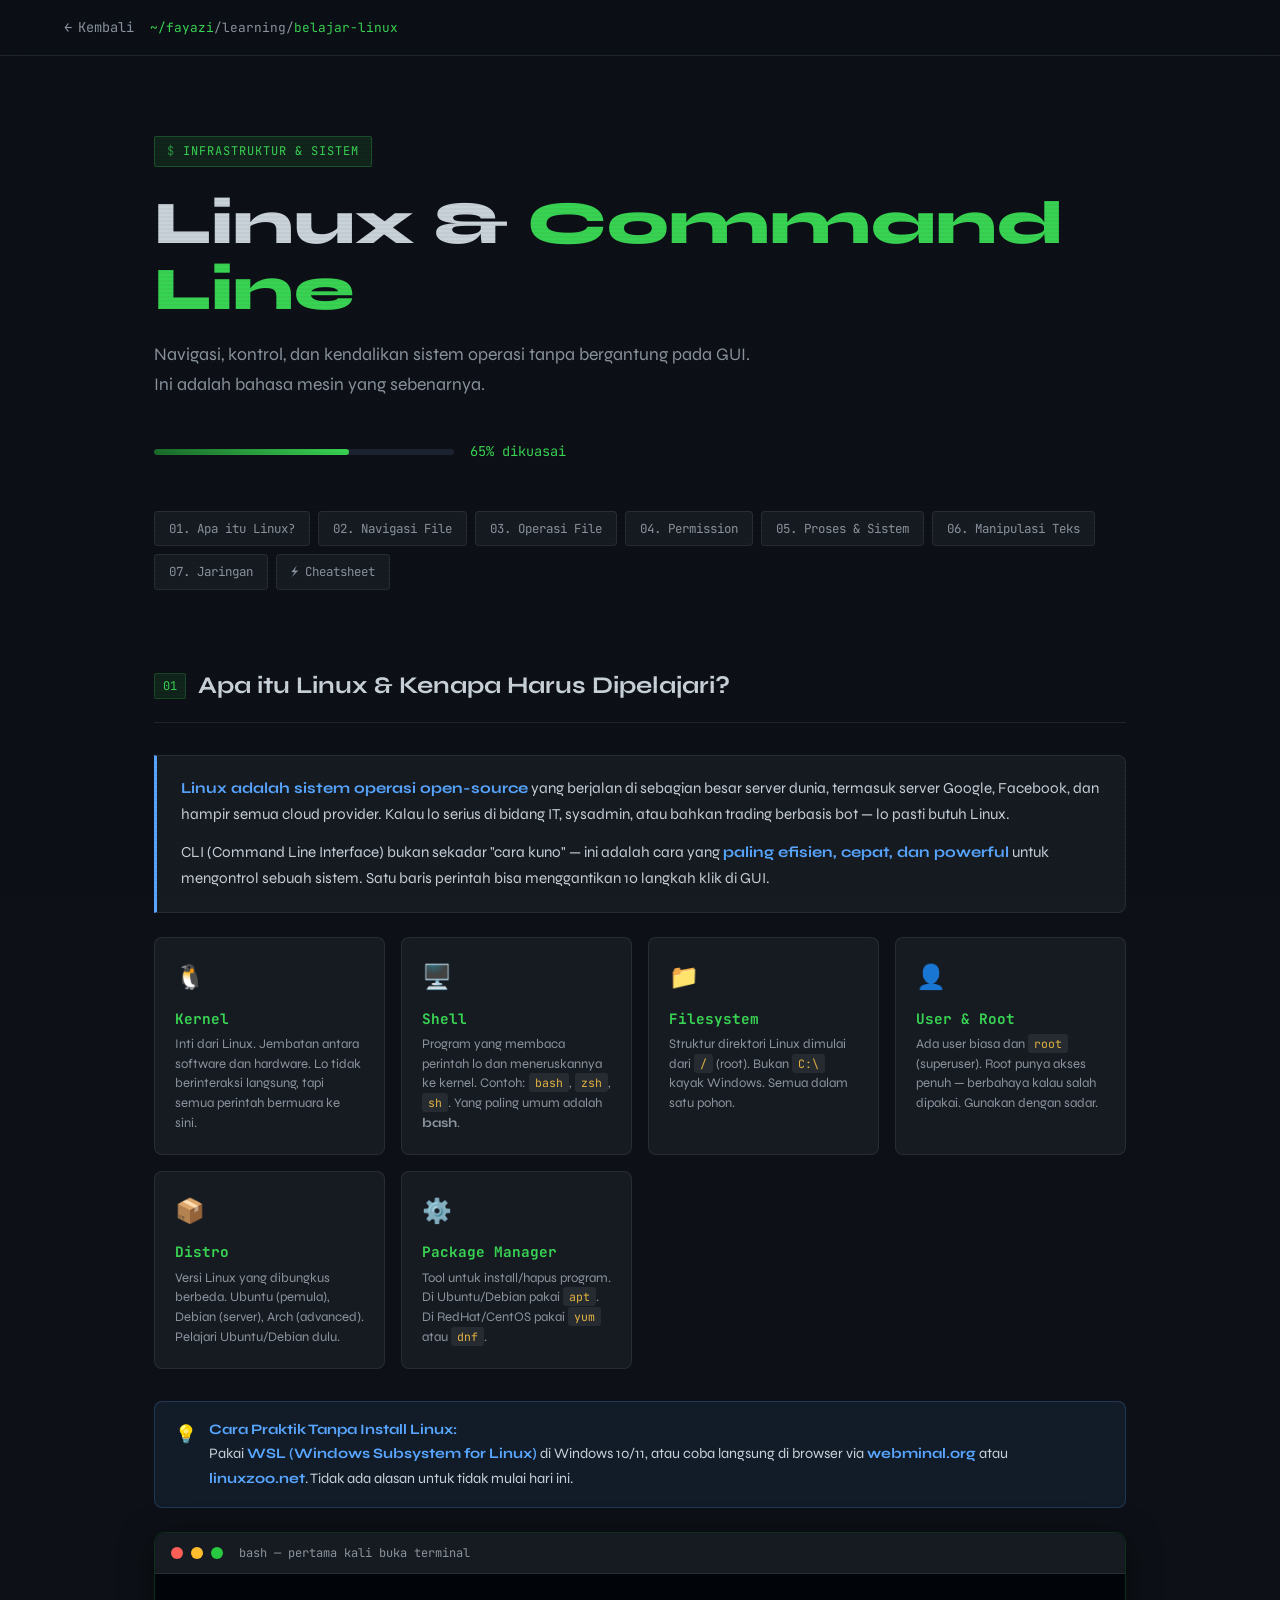
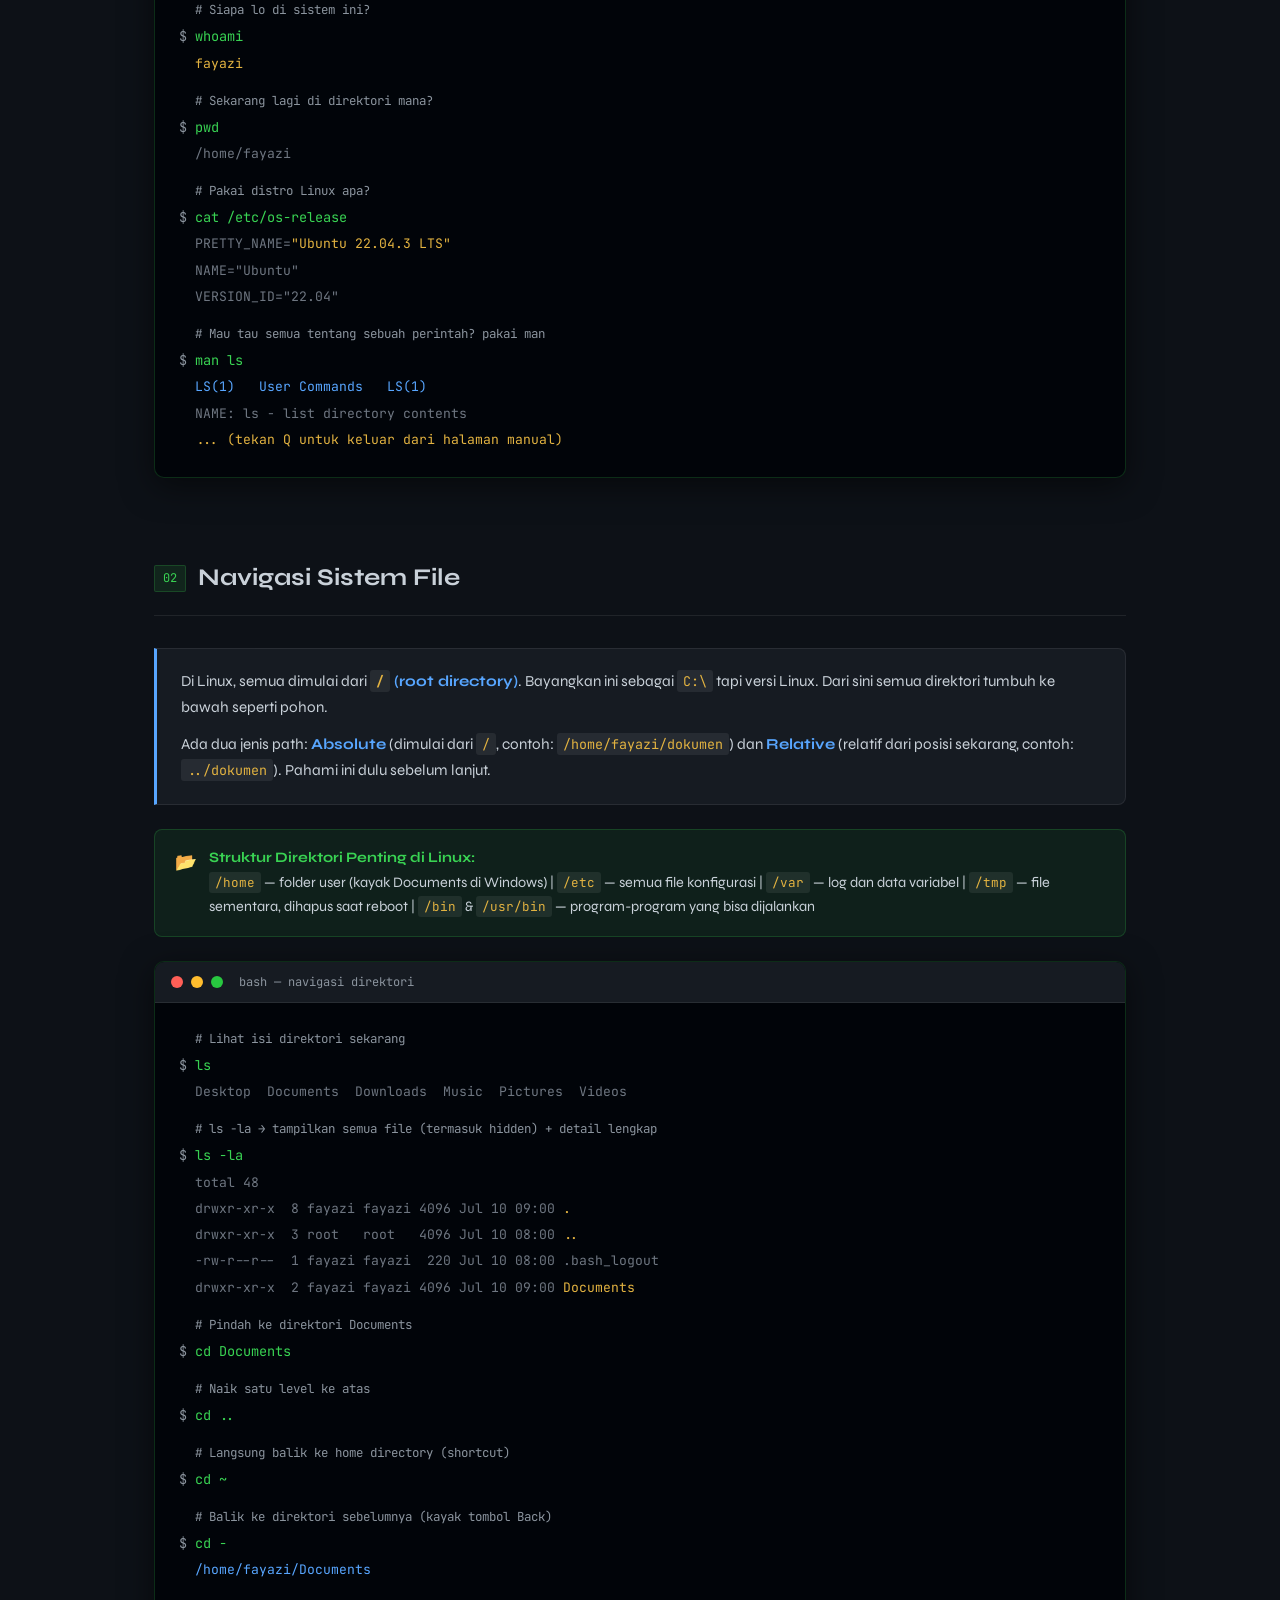
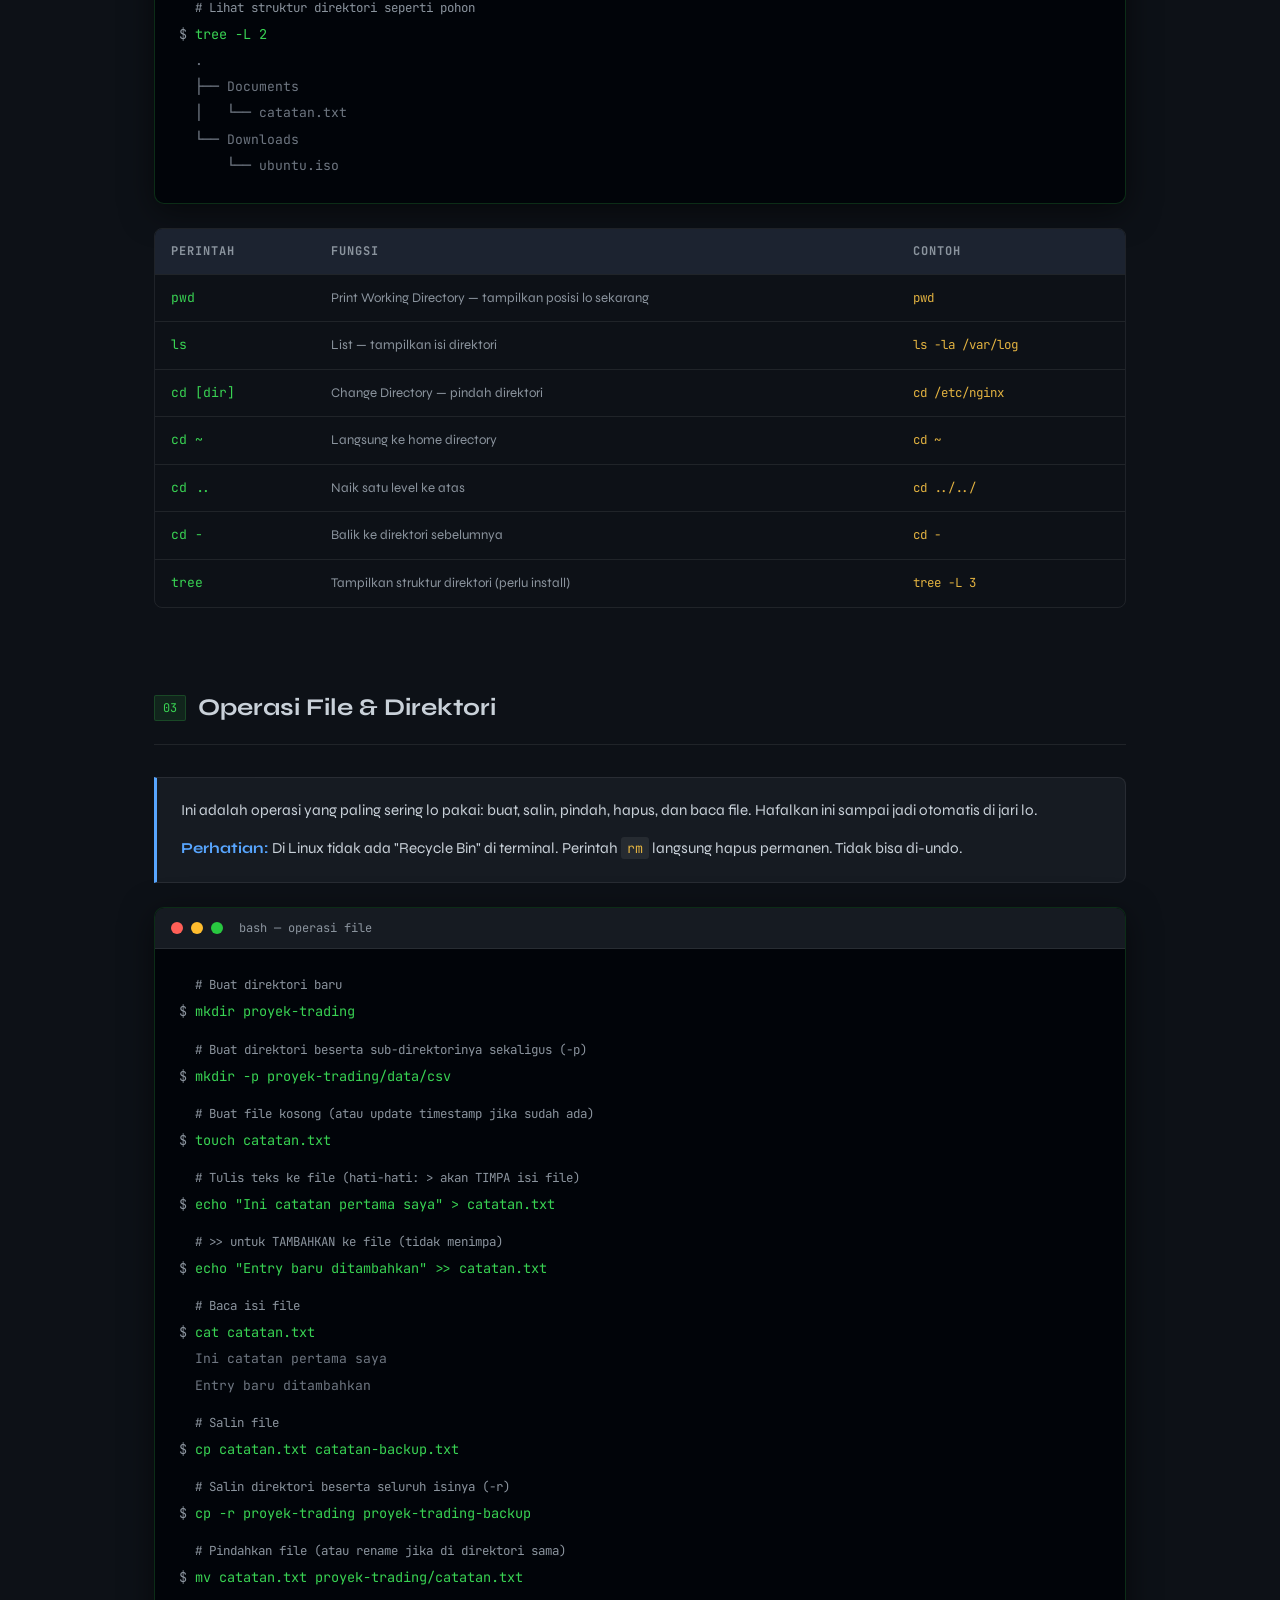
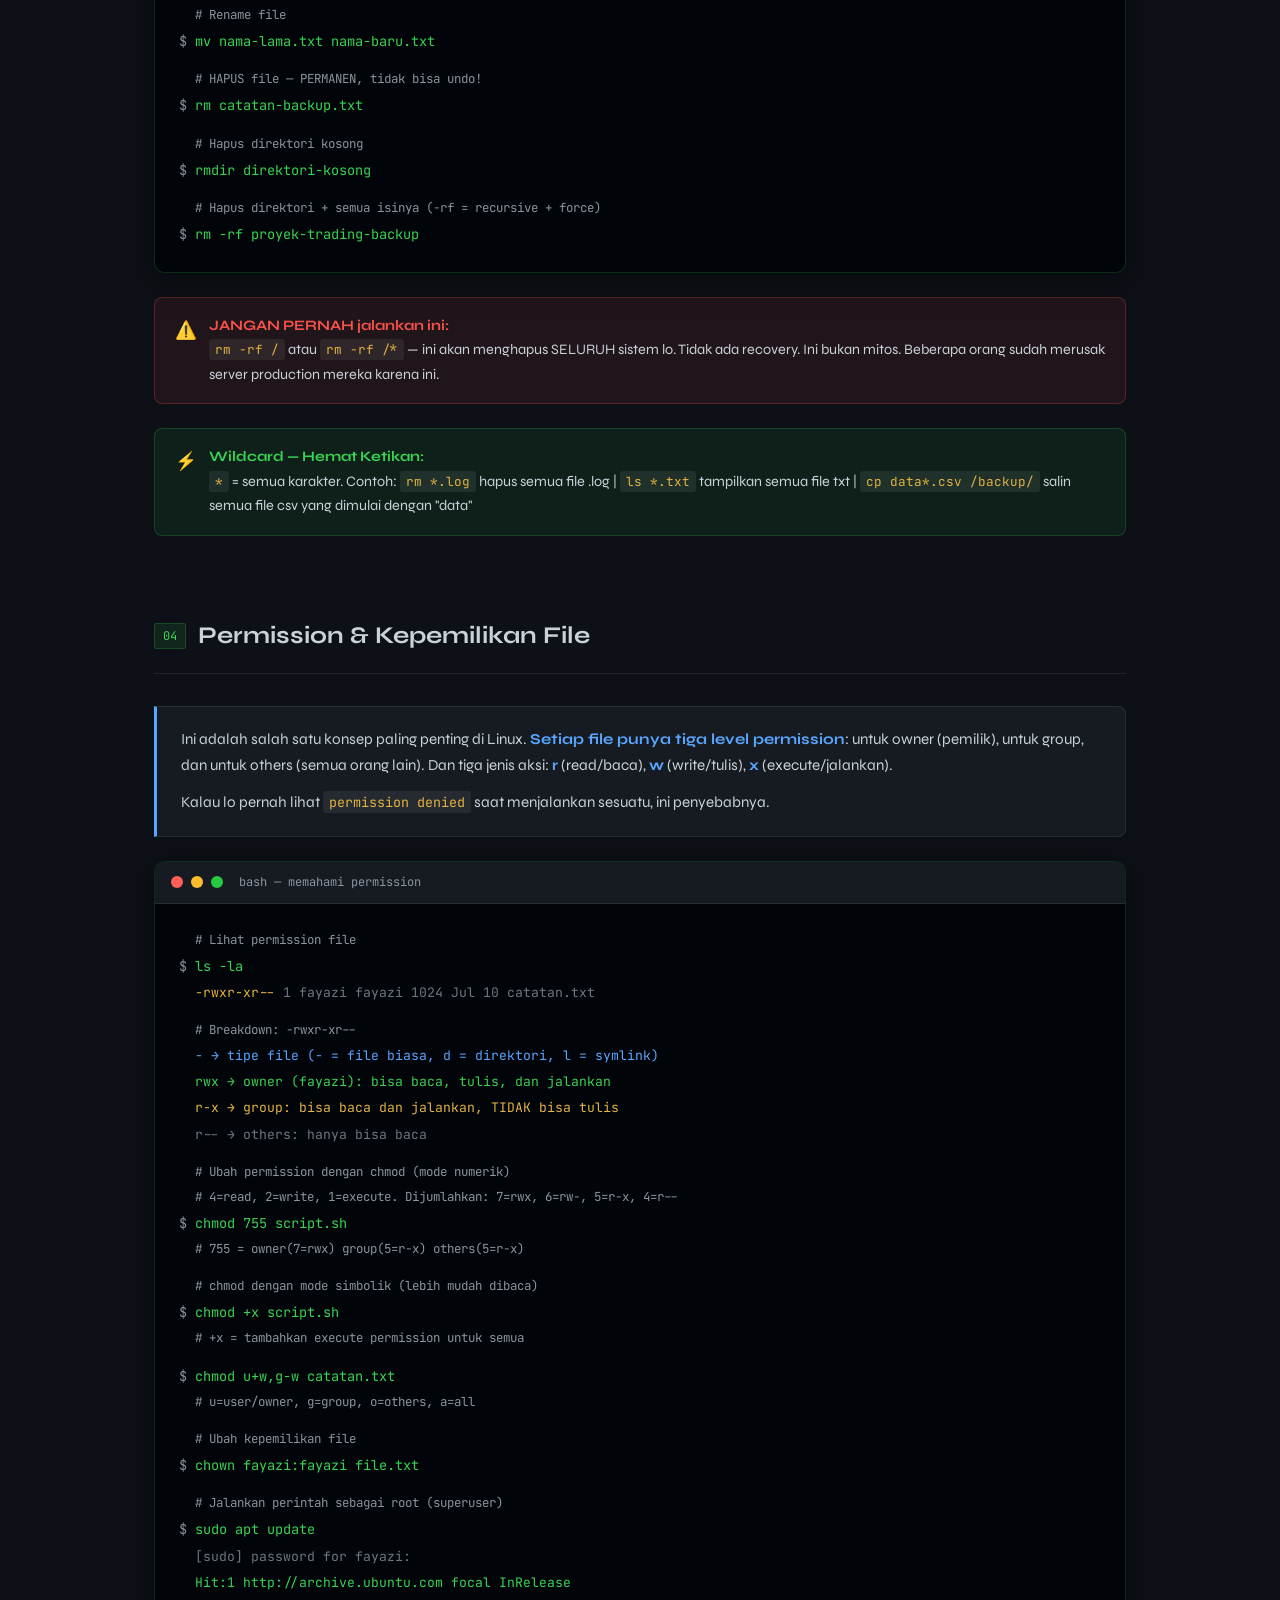
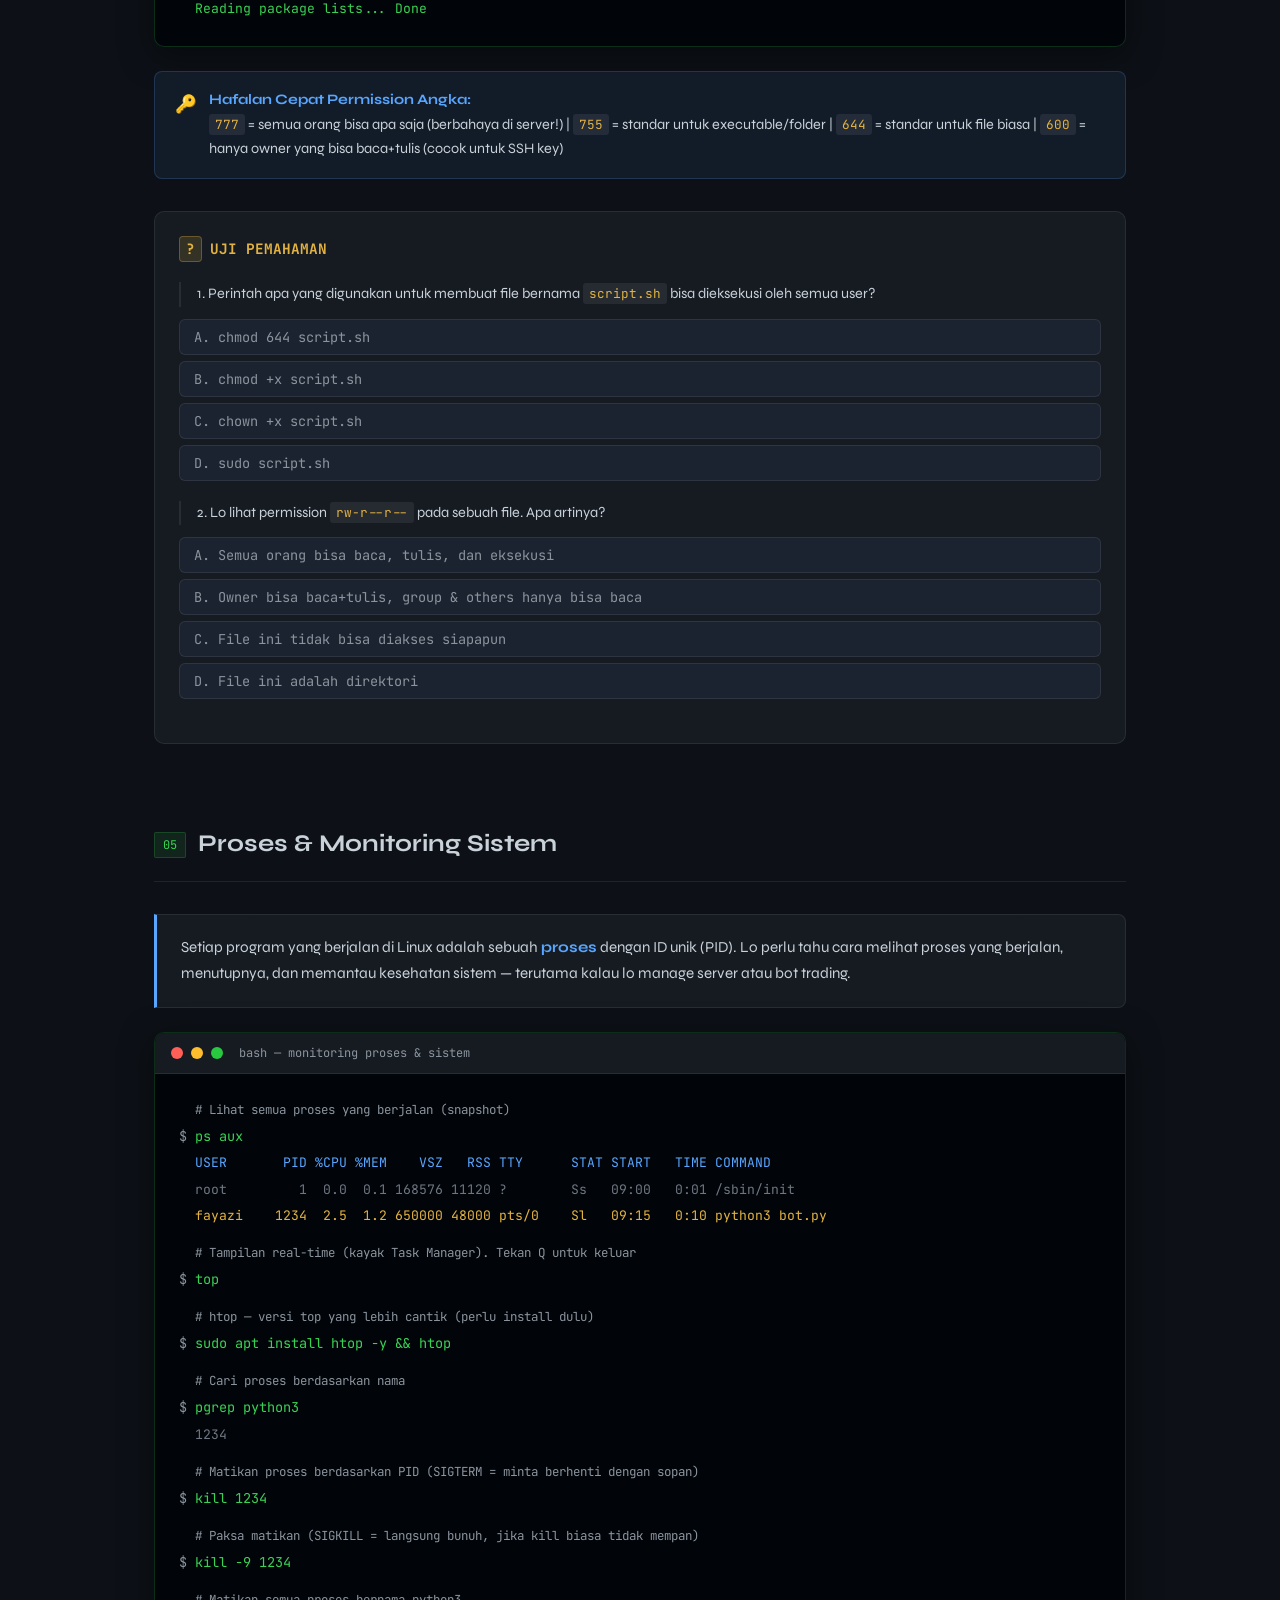
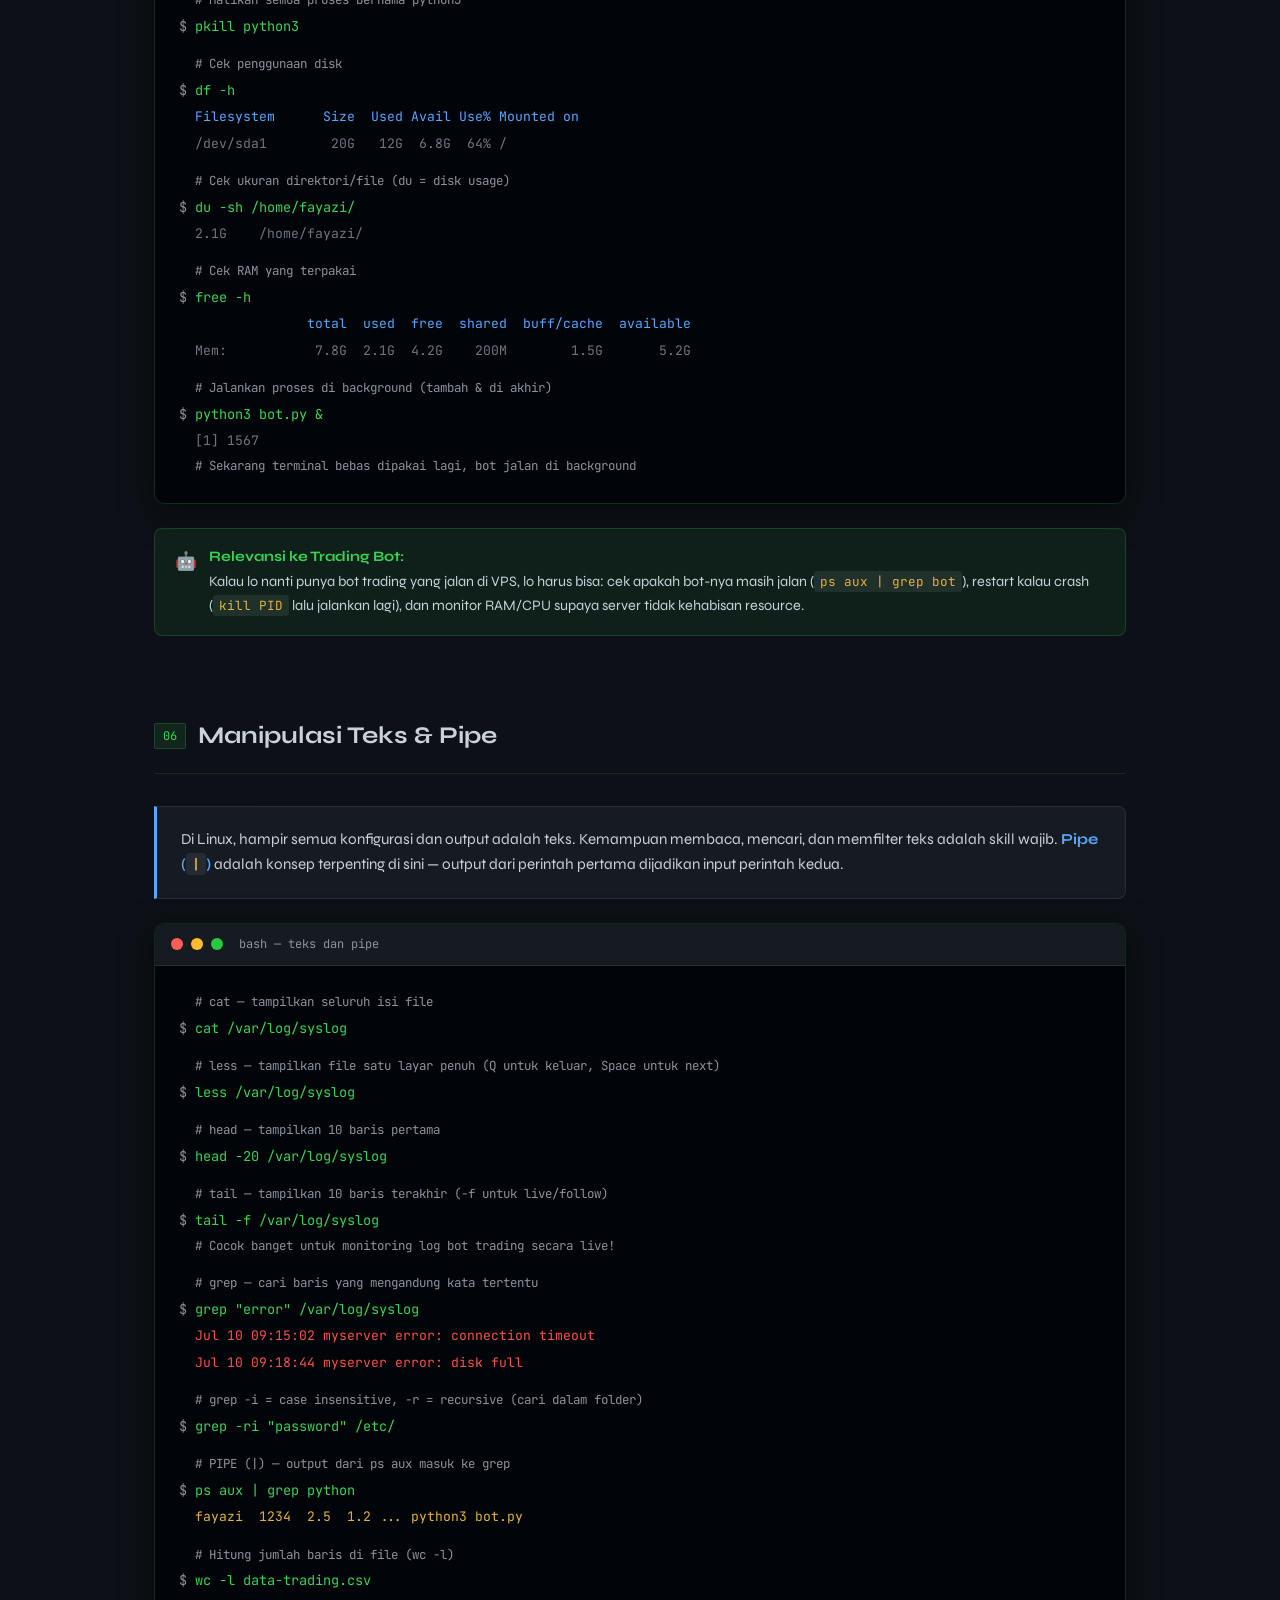
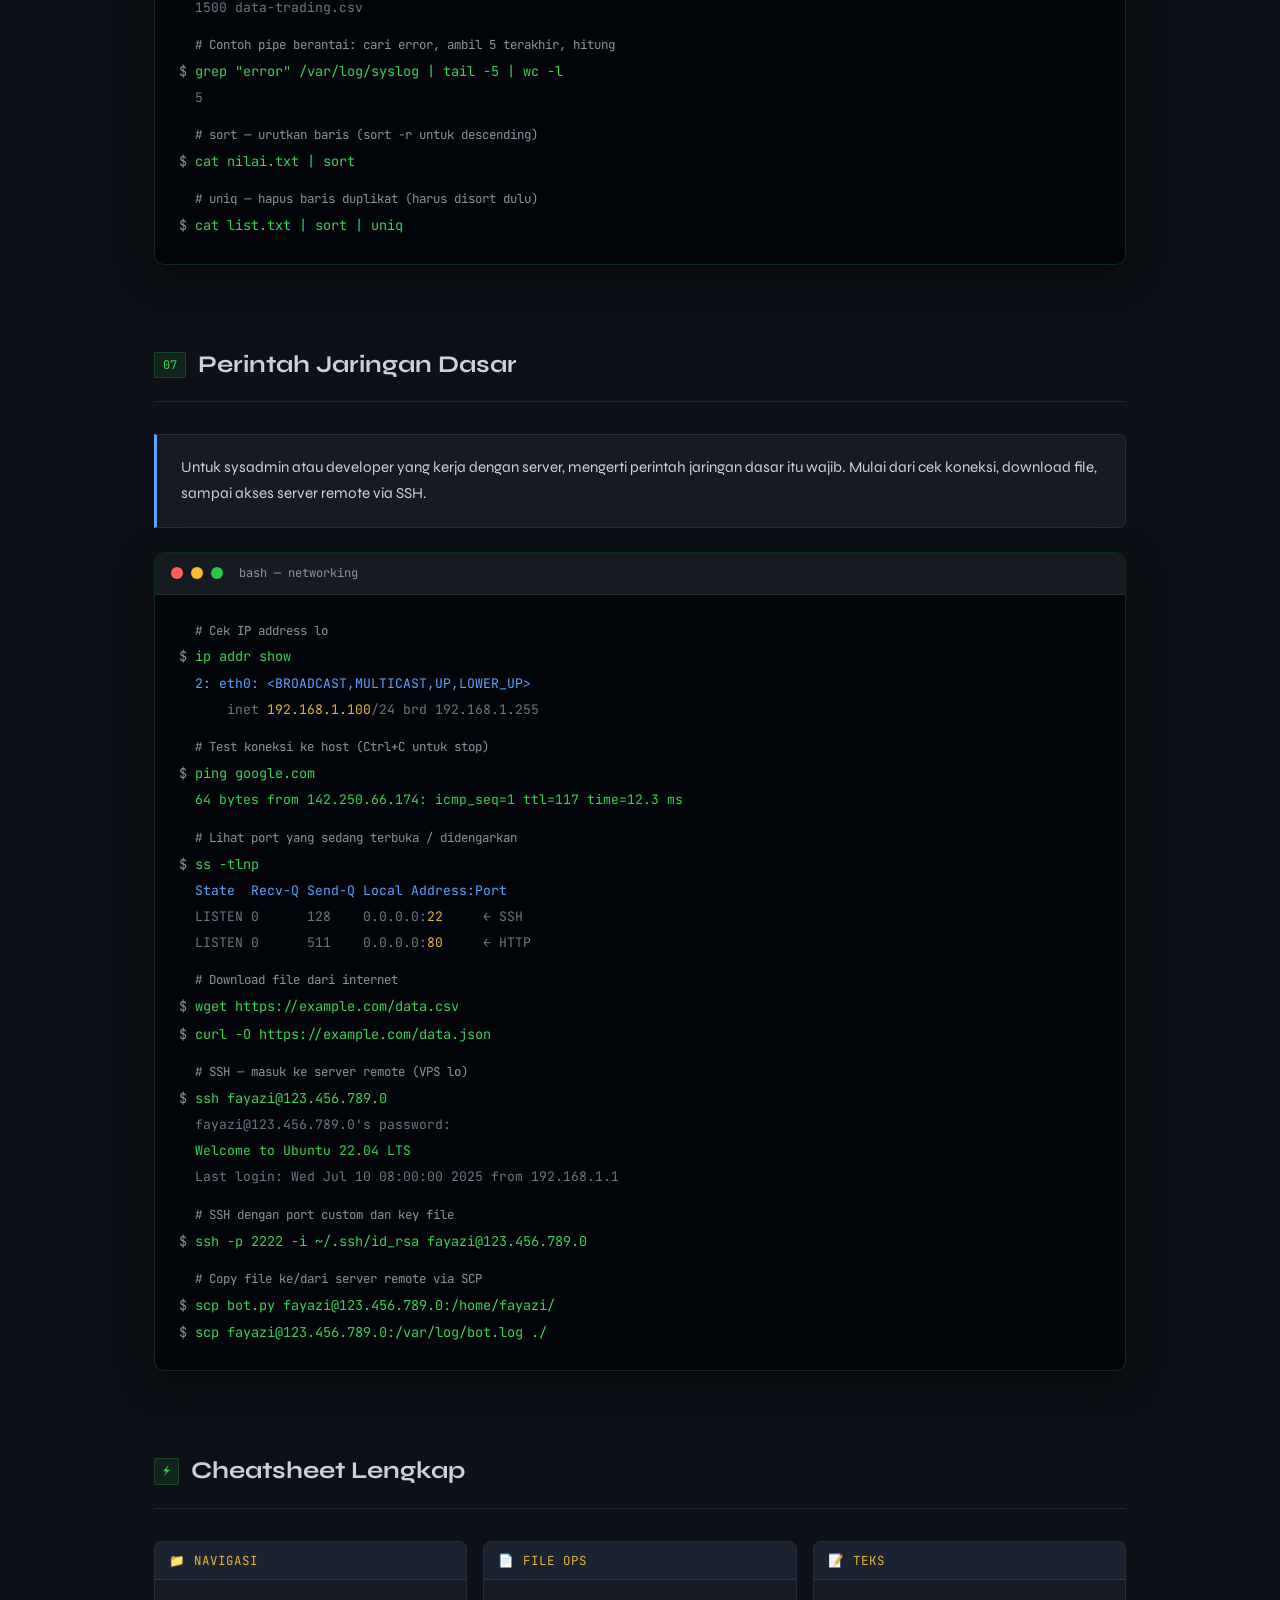
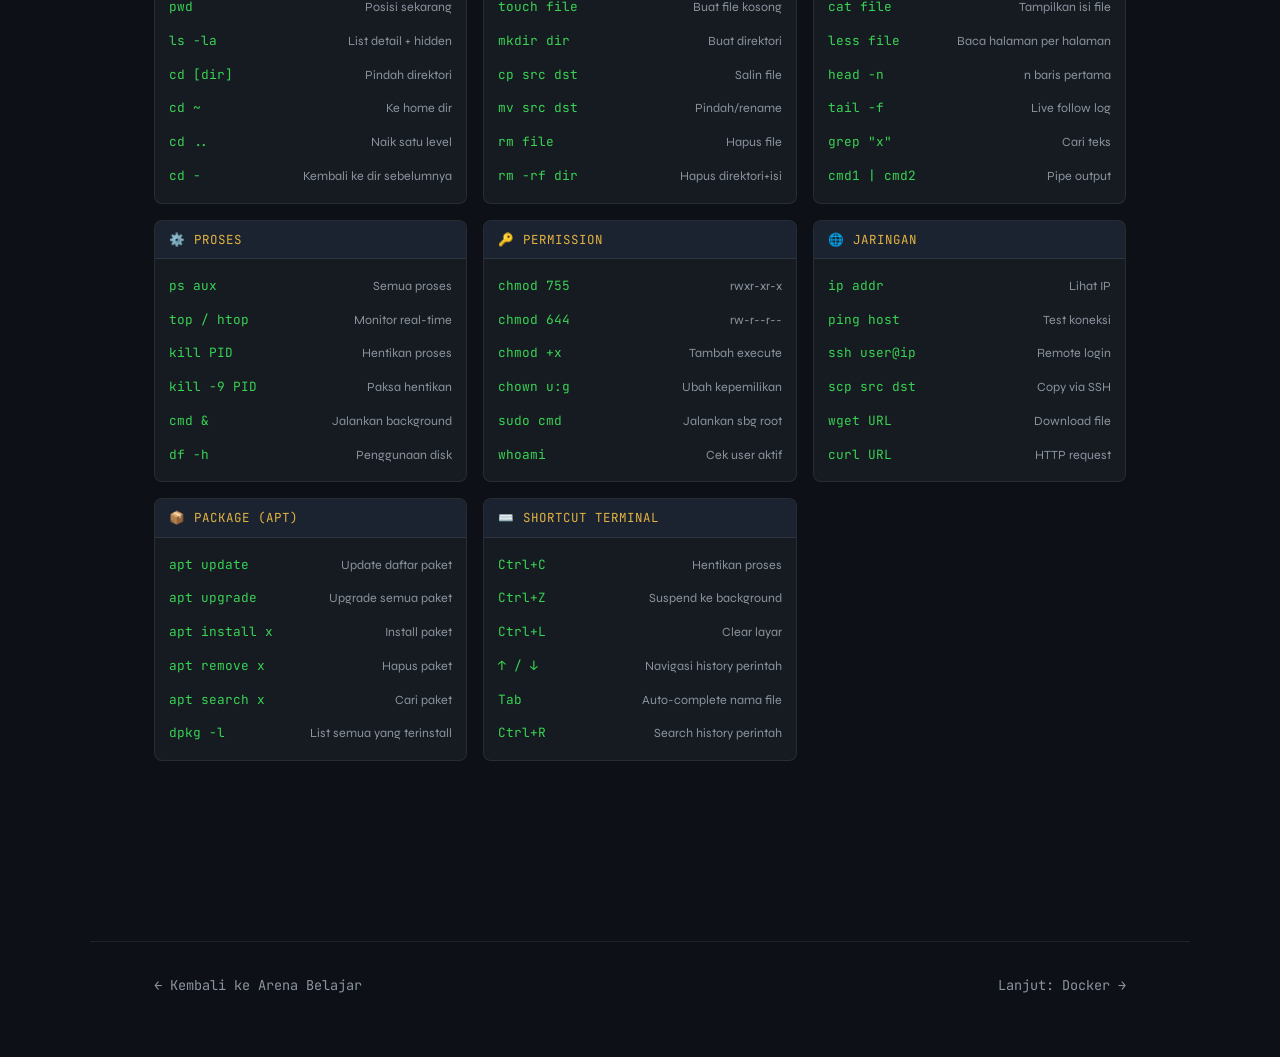
<file: learning/belajar-linux.html>
<!DOCTYPE html>
<html lang="id">
<head>
<meta charset="UTF-8">
<meta name="viewport" content="width=device-width, initial-scale=1.0">
<title>Linux & CLI — Fayazi Learning</title>
<link rel="preconnect" href="https://fonts.googleapis.com">
<link href="https://fonts.googleapis.com/css2?family=JetBrains+Mono:wght@400;600;700&family=Syne:wght@400;600;700;800&display=swap" rel="stylesheet">
<style>
:root {
  --bg: #0D1117;
  --bg2: #161B22;
  --bg3: #1C2330;
  --term-green: #39D353;
  --term-green-dim: #1a6b2a;
  --term-yellow: #E3B341;
  --term-blue: #58A6FF;
  --term-red: #F85149;
  --term-cyan: #56D364;
  --text: #C9D1D9;
  --text-dim: #8B949E;
  --border: rgba(255,255,255,0.08);
  --font-mono: 'JetBrains Mono', monospace;
  --font-ui: 'Syne', sans-serif;
}

* { margin:0; padding:0; box-sizing:border-box; }
html { scroll-behavior: smooth; }

body {
  background: var(--bg);
  color: var(--text);
  font-family: var(--font-ui);
  line-height: 1.7;
  overflow-x: hidden;
}

/* SCANLINE OVERLAY */
body::before {
  content:'';
  position: fixed;
  top:0; left:0; width:100%; height:100%;
  background: repeating-linear-gradient(0deg, transparent, transparent 2px, rgba(0,0,0,0.03) 2px, rgba(0,0,0,0.03) 4px);
  pointer-events: none;
  z-index: 999;
}

/* HEADER */
.site-header {
  position: sticky;
  top: 0;
  background: rgba(13,17,23,0.92);
  backdrop-filter: blur(12px);
  border-bottom: 1px solid var(--border);
  padding: 1rem 5%;
  display: flex;
  align-items: center;
  gap: 1rem;
  z-index: 100;
}

.back-btn {
  display: inline-flex;
  align-items: center;
  gap: 6px;
  color: var(--text-dim);
  text-decoration: none;
  font-size: 0.85rem;
  font-family: var(--font-mono);
  transition: color 0.2s;
}
.back-btn:hover { color: var(--term-green); }
.back-btn::before { content: '←'; }

.header-path {
  font-family: var(--font-mono);
  font-size: 0.8rem;
  color: var(--text-dim);
}
.header-path .hl { color: var(--term-green); }

/* HERO */
.hero {
  padding: 80px 5% 60px;
  max-width: 1100px;
  margin: 0 auto;
  position: relative;
}

.hero-tag {
  display: inline-flex;
  align-items: center;
  gap: 8px;
  background: rgba(57,211,83,0.1);
  border: 1px solid rgba(57,211,83,0.25);
  color: var(--term-green);
  font-family: var(--font-mono);
  font-size: 0.75rem;
  padding: 4px 12px;
  border-radius: 2px;
  margin-bottom: 1.5rem;
  letter-spacing: 1px;
}
.hero-tag::before { content: '$'; opacity: 0.6; }

.hero h1 {
  font-family: var(--font-ui);
  font-size: clamp(2.2rem, 5vw, 3.8rem);
  font-weight: 800;
  line-height: 1.1;
  margin-bottom: 1rem;
}
.hero h1 .accent { color: var(--term-green); }

.hero-desc {
  color: var(--text-dim);
  font-size: 1.1rem;
  max-width: 600px;
  margin-bottom: 2.5rem;
}

/* PROGRESS BAR */
.progress-hero {
  display: flex;
  align-items: center;
  gap: 16px;
  margin-bottom: 3rem;
}
.progress-track {
  flex-grow: 1;
  height: 6px;
  background: var(--bg3);
  border-radius: 10px;
  overflow: hidden;
  max-width: 300px;
}
.progress-track-fill {
  height: 100%;
  width: 65%;
  background: linear-gradient(to right, var(--term-green-dim), var(--term-green));
  border-radius: 10px;
  animation: fillBar 1.5s ease forwards;
}
@keyframes fillBar { from { width: 0 } to { width: 65% } }
.progress-label { font-family: var(--font-mono); font-size: 0.85rem; color: var(--term-green); }

/* QUICK JUMP */
.quick-jump {
  display: flex;
  flex-wrap: wrap;
  gap: 8px;
  margin-bottom: 1rem;
}
.jump-btn {
  background: var(--bg2);
  border: 1px solid var(--border);
  color: var(--text-dim);
  font-family: var(--font-mono);
  font-size: 0.78rem;
  padding: 6px 14px;
  border-radius: 4px;
  cursor: pointer;
  text-decoration: none;
  transition: all 0.2s;
}
.jump-btn:hover {
  border-color: var(--term-green);
  color: var(--term-green);
  background: rgba(57,211,83,0.05);
}

/* MAIN LAYOUT */
.content-layout {
  max-width: 1100px;
  margin: 0 auto;
  padding: 0 5% 100px;
}

/* SECTION */
.learn-section {
  margin-bottom: 80px;
  opacity: 0;
  transform: translateY(24px);
  transition: opacity 0.6s ease, transform 0.6s ease;
}
.learn-section.visible { opacity: 1; transform: translateY(0); }

.section-header {
  display: flex;
  align-items: center;
  gap: 12px;
  margin-bottom: 2rem;
  padding-bottom: 1rem;
  border-bottom: 1px solid var(--border);
}

.section-num {
  font-family: var(--font-mono);
  font-size: 0.75rem;
  color: var(--term-green);
  background: rgba(57,211,83,0.1);
  border: 1px solid rgba(57,211,83,0.2);
  padding: 2px 8px;
  border-radius: 2px;
}

.section-header h2 {
  font-family: var(--font-ui);
  font-size: 1.5rem;
  font-weight: 700;
}

/* THEORY BLOCK */
.theory-block {
  background: var(--bg2);
  border: 1px solid var(--border);
  border-left: 3px solid var(--term-blue);
  border-radius: 0 8px 8px 0;
  padding: 1.25rem 1.5rem;
  margin-bottom: 1.5rem;
  font-size: 0.95rem;
  color: var(--text);
}
.theory-block strong { color: var(--term-blue); }
.theory-block p + p { margin-top: 0.75rem; }

/* CONCEPT GRID */
.concept-grid {
  display: grid;
  grid-template-columns: repeat(auto-fill, minmax(220px, 1fr));
  gap: 1rem;
  margin-bottom: 2rem;
}

.concept-card {
  background: var(--bg2);
  border: 1px solid var(--border);
  border-radius: 8px;
  padding: 1.25rem;
  transition: border-color 0.2s, transform 0.2s;
}
.concept-card:hover {
  border-color: rgba(57,211,83,0.3);
  transform: translateY(-2px);
}
.concept-card .cc-icon {
  font-size: 1.5rem;
  margin-bottom: 0.5rem;
}
.concept-card h4 {
  font-size: 0.9rem;
  font-weight: 700;
  margin-bottom: 0.25rem;
  color: var(--term-green);
  font-family: var(--font-mono);
}
.concept-card p {
  font-size: 0.82rem;
  color: var(--text-dim);
  line-height: 1.5;
}

/* TERMINAL BLOCK */
.terminal {
  background: #010409;
  border: 1px solid rgba(57,211,83,0.2);
  border-radius: 10px;
  margin-bottom: 1.5rem;
  overflow: hidden;
  box-shadow: 0 8px 32px rgba(0,0,0,0.5);
}

.terminal-bar {
  background: var(--bg2);
  padding: 10px 16px;
  display: flex;
  align-items: center;
  gap: 8px;
  border-bottom: 1px solid var(--border);
}

.t-dot { width: 12px; height: 12px; border-radius: 50%; }
.t-dot.red   { background: #FF5F57; }
.t-dot.yellow{ background: #FFBD2E; }
.t-dot.green { background: #28C840; }

.terminal-title {
  font-family: var(--font-mono);
  font-size: 0.75rem;
  color: var(--text-dim);
  margin-left: 8px;
}

.terminal-body {
  padding: 1.5rem;
  font-family: var(--font-mono);
  font-size: 0.85rem;
  line-height: 2;
}

.t-line { display: flex; flex-direction: column; }

.t-cmd {
  color: var(--term-green);
  white-space: pre-wrap;
  word-break: break-all;
}
.t-cmd::before { content: '$ '; color: var(--text-dim); }

.t-comment {
  color: var(--text-dim);
  font-size: 0.78rem;
  margin-left: 16px;
}
.t-comment::before { content: '# '; }

.t-output {
  color: #6E7681;
  padding-left: 16px;
  font-size: 0.82rem;
  white-space: pre-wrap;
}

.t-out-hl { color: var(--term-yellow); }
.t-out-success { color: var(--term-green); }
.t-out-err { color: var(--term-red); }
.t-out-info { color: var(--term-blue); }

.t-gap { height: 12px; }

/* COMMAND TABLE */
.cmd-table-wrap {
  overflow-x: auto;
  margin-bottom: 2rem;
  border-radius: 8px;
  border: 1px solid var(--border);
}

.cmd-table {
  width: 100%;
  border-collapse: collapse;
  font-size: 0.88rem;
}

.cmd-table thead {
  background: var(--bg3);
}

.cmd-table th {
  padding: 12px 16px;
  text-align: left;
  font-family: var(--font-mono);
  font-size: 0.75rem;
  color: var(--text-dim);
  letter-spacing: 1px;
  text-transform: uppercase;
  border-bottom: 1px solid var(--border);
}

.cmd-table td {
  padding: 12px 16px;
  border-bottom: 1px solid var(--border);
  vertical-align: top;
}

.cmd-table tr:last-child td { border-bottom: none; }
.cmd-table tr:hover td { background: rgba(255,255,255,0.02); }

.cmd-table td:first-child {
  font-family: var(--font-mono);
  color: var(--term-green);
  font-size: 0.82rem;
  white-space: nowrap;
}
.cmd-table td:nth-child(2) {
  color: var(--text-dim);
  font-size: 0.83rem;
}
.cmd-table td:nth-child(3) {
  font-family: var(--font-mono);
  color: var(--term-yellow);
  font-size: 0.78rem;
}

/* CALLOUT */
.callout {
  border-radius: 8px;
  padding: 1rem 1.25rem;
  margin-bottom: 1.5rem;
  display: flex;
  gap: 12px;
  font-size: 0.9rem;
}
.callout-icon { font-size: 1.1rem; flex-shrink: 0; margin-top: 2px; }
.callout.tip   { background: rgba(57,211,83,0.08);  border: 1px solid rgba(57,211,83,0.2); }
.callout.warn  { background: rgba(227,179,65,0.08); border: 1px solid rgba(227,179,65,0.2); }
.callout.danger{ background: rgba(248,81,73,0.08);  border: 1px solid rgba(248,81,73,0.25); }
.callout.info  { background: rgba(88,166,255,0.08); border: 1px solid rgba(88,166,255,0.2); }
.callout.tip .callout-text strong   { color: var(--term-green); }
.callout.warn .callout-text strong  { color: var(--term-yellow); }
.callout.danger .callout-text strong{ color: var(--term-red); }
.callout.info .callout-text strong  { color: var(--term-blue); }
.callout-text p + p { margin-top: 0.5rem; }

/* STEP LIST */
.step-list { list-style: none; margin-bottom: 2rem; }
.step-list li {
  display: flex;
  gap: 16px;
  margin-bottom: 1.5rem;
  position: relative;
}
.step-list li::before {
  content: '';
  position: absolute;
  left: 16px;
  top: 36px;
  bottom: -12px;
  width: 1px;
  background: var(--border);
}
.step-list li:last-child::before { display: none; }
.step-num {
  flex-shrink: 0;
  width: 32px;
  height: 32px;
  background: rgba(57,211,83,0.1);
  border: 1px solid rgba(57,211,83,0.3);
  border-radius: 50%;
  display: flex;
  align-items: center;
  justify-content: center;
  font-family: var(--font-mono);
  font-size: 0.8rem;
  color: var(--term-green);
  font-weight: 700;
}
.step-content h4 {
  font-size: 0.95rem;
  font-weight: 700;
  margin-bottom: 0.3rem;
}
.step-content p {
  font-size: 0.88rem;
  color: var(--text-dim);
}

/* QUIZ BLOCK */
.quiz-block {
  background: var(--bg2);
  border: 1px solid var(--border);
  border-radius: 10px;
  padding: 1.5rem;
  margin-top: 2rem;
}
.quiz-block h3 {
  font-family: var(--font-mono);
  font-size: 0.9rem;
  color: var(--term-yellow);
  margin-bottom: 1.25rem;
  display: flex;
  align-items: center;
  gap: 8px;
}
.quiz-block h3::before { content: '?'; background: rgba(227,179,65,0.15); border: 1px solid rgba(227,179,65,0.3); padding: 0 6px; border-radius: 4px; }

.quiz-q {
  font-size: 0.9rem;
  color: var(--text);
  margin-bottom: 0.75rem;
  padding-left: 1rem;
  border-left: 2px solid var(--border);
}

.quiz-options { display: flex; flex-direction: column; gap: 6px; margin-bottom: 1.25rem; }
.quiz-opt {
  background: var(--bg3);
  border: 1px solid var(--border);
  color: var(--text-dim);
  padding: 8px 14px;
  border-radius: 6px;
  cursor: pointer;
  font-size: 0.85rem;
  font-family: var(--font-mono);
  text-align: left;
  transition: all 0.2s;
}
.quiz-opt:hover { border-color: var(--term-blue); color: var(--term-blue); background: rgba(88,166,255,0.05); }
.quiz-opt.correct { border-color: var(--term-green); color: var(--term-green); background: rgba(57,211,83,0.08); }
.quiz-opt.wrong   { border-color: var(--term-red);   color: var(--term-red);   background: rgba(248,81,73,0.08); }

.quiz-answer {
  display: none;
  font-size: 0.85rem;
  color: var(--text-dim);
  background: rgba(57,211,83,0.05);
  border: 1px solid rgba(57,211,83,0.15);
  border-radius: 6px;
  padding: 10px 14px;
  margin-top: -4px;
  margin-bottom: 1rem;
}
.quiz-answer.show { display: block; }
.quiz-answer strong { color: var(--term-green); }

/* CHEATSHEET */
.cheatsheet-grid {
  display: grid;
  grid-template-columns: repeat(auto-fill, minmax(260px, 1fr));
  gap: 1rem;
  margin-bottom: 2rem;
}
.cheat-category {
  background: var(--bg2);
  border: 1px solid var(--border);
  border-radius: 8px;
  overflow: hidden;
}
.cheat-cat-header {
  background: var(--bg3);
  padding: 8px 14px;
  font-family: var(--font-mono);
  font-size: 0.78rem;
  color: var(--term-yellow);
  letter-spacing: 1px;
  text-transform: uppercase;
  border-bottom: 1px solid var(--border);
}
.cheat-list { padding: 10px 0; }
.cheat-item {
  display: flex;
  justify-content: space-between;
  align-items: baseline;
  padding: 6px 14px;
  gap: 12px;
}
.cheat-item:hover { background: rgba(255,255,255,0.02); }
.cheat-cmd {
  font-family: var(--font-mono);
  font-size: 0.8rem;
  color: var(--term-green);
  white-space: nowrap;
}
.cheat-desc {
  font-size: 0.78rem;
  color: var(--text-dim);
  text-align: right;
}

/* INLINE CODE */
code {
  font-family: var(--font-mono);
  background: rgba(255,255,255,0.07);
  padding: 2px 6px;
  border-radius: 3px;
  font-size: 0.88em;
  color: var(--term-yellow);
}

/* FOOTER NAV */
.page-footer-nav {
  max-width: 1100px;
  margin: 0 auto;
  padding: 0 5% 60px;
  display: flex;
  justify-content: space-between;
  align-items: center;
  border-top: 1px solid var(--border);
  padding-top: 2rem;
}
.footer-nav-link {
  text-decoration: none;
  color: var(--text-dim);
  font-family: var(--font-mono);
  font-size: 0.85rem;
  display: flex;
  align-items: center;
  gap: 8px;
  transition: color 0.2s;
}
.footer-nav-link:hover { color: var(--term-green); }

/* SCROLL REVEAL */
@keyframes fadeInUp { from { opacity:0; transform:translateY(20px); } to { opacity:1; transform:translateY(0); } }

/* RESPONSIVE */
@media (max-width: 768px) {
  .hero { padding: 60px 5% 40px; }
  .concept-grid { grid-template-columns: 1fr 1fr; }
  .cheatsheet-grid { grid-template-columns: 1fr; }
  .terminal-body { font-size: 0.78rem; }
  .cmd-table td:nth-child(3) { display: none; }
  .page-footer-nav { flex-direction: column; gap: 1rem; text-align: center; }
}
</style>
</head>
<body>

<!-- HEADER -->
<header class="site-header">
  <a href="../index.html" class="back-btn">Kembali</a>
  <span class="header-path">
    <span class="hl">~/fayazi</span>/learning/<span class="hl">belajar-linux</span>
  </span>
</header>

<!-- HERO -->
<div class="hero">
  <div class="hero-tag">INFRASTRUKTUR &amp; SISTEM</div>
  <h1>Linux &amp; <span class="accent">Command Line</span></h1>
  <p class="hero-desc">Navigasi, kontrol, dan kendalikan sistem operasi tanpa bergantung pada GUI. Ini adalah bahasa mesin yang sebenarnya.</p>
  <div class="progress-hero">
    <div class="progress-track"><div class="progress-track-fill"></div></div>
    <span class="progress-label">65% dikuasai</span>
  </div>
  <div class="quick-jump">
    <a href="#dasar" class="jump-btn">01. Apa itu Linux?</a>
    <a href="#navigasi" class="jump-btn">02. Navigasi File</a>
    <a href="#file-ops" class="jump-btn">03. Operasi File</a>
    <a href="#permission" class="jump-btn">04. Permission</a>
    <a href="#proses" class="jump-btn">05. Proses & Sistem</a>
    <a href="#teks" class="jump-btn">06. Manipulasi Teks</a>
    <a href="#jaringan" class="jump-btn">07. Jaringan</a>
    <a href="#cheatsheet" class="jump-btn">⚡ Cheatsheet</a>
  </div>
</div>

<!-- MAIN CONTENT -->
<div class="content-layout">

  <!-- ===========================
       SECTION 1: APA ITU LINUX
       =========================== -->
  <section class="learn-section" id="dasar">
    <div class="section-header">
      <span class="section-num">01</span>
      <h2>Apa itu Linux & Kenapa Harus Dipelajari?</h2>
    </div>

    <div class="theory-block">
      <p><strong>Linux adalah sistem operasi open-source</strong> yang berjalan di sebagian besar server dunia, termasuk server Google, Facebook, dan hampir semua cloud provider. Kalau lo serius di bidang IT, sysadmin, atau bahkan trading berbasis bot — lo pasti butuh Linux.</p>
      <p>CLI (Command Line Interface) bukan sekadar "cara kuno" — ini adalah cara yang <strong>paling efisien, cepat, dan powerful</strong> untuk mengontrol sebuah sistem. Satu baris perintah bisa menggantikan 10 langkah klik di GUI.</p>
    </div>

    <div class="concept-grid">
      <div class="concept-card">
        <div class="cc-icon">🐧</div>
        <h4>Kernel</h4>
        <p>Inti dari Linux. Jembatan antara software dan hardware. Lo tidak berinteraksi langsung, tapi semua perintah bermuara ke sini.</p>
      </div>
      <div class="concept-card">
        <div class="cc-icon">🖥️</div>
        <h4>Shell</h4>
        <p>Program yang membaca perintah lo dan meneruskannya ke kernel. Contoh: <code>bash</code>, <code>zsh</code>, <code>sh</code>. Yang paling umum adalah <strong>bash</strong>.</p>
      </div>
      <div class="concept-card">
        <div class="cc-icon">📁</div>
        <h4>Filesystem</h4>
        <p>Struktur direktori Linux dimulai dari <code>/</code> (root). Bukan <code>C:\</code> kayak Windows. Semua dalam satu pohon.</p>
      </div>
      <div class="concept-card">
        <div class="cc-icon">👤</div>
        <h4>User & Root</h4>
        <p>Ada user biasa dan <code>root</code> (superuser). Root punya akses penuh — berbahaya kalau salah dipakai. Gunakan dengan sadar.</p>
      </div>
      <div class="concept-card">
        <div class="cc-icon">📦</div>
        <h4>Distro</h4>
        <p>Versi Linux yang dibungkus berbeda. Ubuntu (pemula), Debian (server), Arch (advanced). Pelajari Ubuntu/Debian dulu.</p>
      </div>
      <div class="concept-card">
        <div class="cc-icon">⚙️</div>
        <h4>Package Manager</h4>
        <p>Tool untuk install/hapus program. Di Ubuntu/Debian pakai <code>apt</code>. Di RedHat/CentOS pakai <code>yum</code> atau <code>dnf</code>.</p>
      </div>
    </div>

    <div class="callout info">
      <span class="callout-icon">💡</span>
      <div class="callout-text">
        <strong>Cara Praktik Tanpa Install Linux:</strong>
        <p>Pakai <strong>WSL (Windows Subsystem for Linux)</strong> di Windows 10/11, atau coba langsung di browser via <strong>webminal.org</strong> atau <strong>linuxzoo.net</strong>. Tidak ada alasan untuk tidak mulai hari ini.</p>
      </div>
    </div>

    <div class="terminal">
      <div class="terminal-bar">
        <div class="t-dot red"></div><div class="t-dot yellow"></div><div class="t-dot green"></div>
        <span class="terminal-title">bash — pertama kali buka terminal</span>
      </div>
      <div class="terminal-body">
        <div class="t-line"><span class="t-comment">Siapa lo di sistem ini?</span></div>
        <div class="t-line"><span class="t-cmd">whoami</span></div>
        <div class="t-line"><span class="t-output t-out-hl">fayazi</span></div>
        <div class="t-gap"></div>
        <div class="t-line"><span class="t-comment">Sekarang lagi di direktori mana?</span></div>
        <div class="t-line"><span class="t-cmd">pwd</span></div>
        <div class="t-line"><span class="t-output">/home/fayazi</span></div>
        <div class="t-gap"></div>
        <div class="t-line"><span class="t-comment">Pakai distro Linux apa?</span></div>
        <div class="t-line"><span class="t-cmd">cat /etc/os-release</span></div>
        <div class="t-line"><span class="t-output">PRETTY_NAME=<span class="t-out-hl">"Ubuntu 22.04.3 LTS"</span></span></div>
        <div class="t-line"><span class="t-output">NAME="Ubuntu"</span></div>
        <div class="t-line"><span class="t-output">VERSION_ID="22.04"</span></div>
        <div class="t-gap"></div>
        <div class="t-line"><span class="t-comment">Mau tau semua tentang sebuah perintah? pakai man</span></div>
        <div class="t-line"><span class="t-cmd">man ls</span></div>
        <div class="t-line"><span class="t-output t-out-info">LS(1)   User Commands   LS(1)</span></div>
        <div class="t-line"><span class="t-output">NAME: ls - list directory contents</span></div>
        <div class="t-line"><span class="t-output t-out-hl">... (tekan Q untuk keluar dari halaman manual)</span></div>
      </div>
    </div>
  </section>

  <!-- ===========================
       SECTION 2: NAVIGASI
       =========================== -->
  <section class="learn-section" id="navigasi">
    <div class="section-header">
      <span class="section-num">02</span>
      <h2>Navigasi Sistem File</h2>
    </div>

    <div class="theory-block">
      <p>Di Linux, semua dimulai dari <strong><code>/</code> (root directory)</strong>. Bayangkan ini sebagai <code>C:\</code> tapi versi Linux. Dari sini semua direktori tumbuh ke bawah seperti pohon.</p>
      <p>Ada dua jenis path: <strong>Absolute</strong> (dimulai dari <code>/</code>, contoh: <code>/home/fayazi/dokumen</code>) dan <strong>Relative</strong> (relatif dari posisi sekarang, contoh: <code>../dokumen</code>). Pahami ini dulu sebelum lanjut.</p>
    </div>

    <div class="callout tip">
      <span class="callout-icon">📂</span>
      <div class="callout-text">
        <strong>Struktur Direktori Penting di Linux:</strong>
        <p><code>/home</code> — folder user (kayak Documents di Windows) | <code>/etc</code> — semua file konfigurasi | <code>/var</code> — log dan data variabel | <code>/tmp</code> — file sementara, dihapus saat reboot | <code>/bin</code> &amp; <code>/usr/bin</code> — program-program yang bisa dijalankan</p>
      </div>
    </div>

    <div class="terminal">
      <div class="terminal-bar">
        <div class="t-dot red"></div><div class="t-dot yellow"></div><div class="t-dot green"></div>
        <span class="terminal-title">bash — navigasi direktori</span>
      </div>
      <div class="terminal-body">
        <div class="t-line"><span class="t-comment">Lihat isi direktori sekarang</span></div>
        <div class="t-line"><span class="t-cmd">ls</span></div>
        <div class="t-line"><span class="t-output">Desktop  Documents  Downloads  Music  Pictures  Videos</span></div>
        <div class="t-gap"></div>
        <div class="t-line"><span class="t-comment">ls -la → tampilkan semua file (termasuk hidden) + detail lengkap</span></div>
        <div class="t-line"><span class="t-cmd">ls -la</span></div>
        <div class="t-line"><span class="t-output">total 48</span></div>
        <div class="t-line"><span class="t-output">drwxr-xr-x  8 fayazi fayazi 4096 Jul 10 09:00 <span class="t-out-hl">.</span></span></div>
        <div class="t-line"><span class="t-output">drwxr-xr-x  3 root   root   4096 Jul 10 08:00 <span class="t-out-hl">..</span></span></div>
        <div class="t-line"><span class="t-output">-rw-r--r--  1 fayazi fayazi  220 Jul 10 08:00 .bash_logout</span></div>
        <div class="t-line"><span class="t-output">drwxr-xr-x  2 fayazi fayazi 4096 Jul 10 09:00 <span class="t-out-hl">Documents</span></span></div>
        <div class="t-gap"></div>
        <div class="t-line"><span class="t-comment">Pindah ke direktori Documents</span></div>
        <div class="t-line"><span class="t-cmd">cd Documents</span></div>
        <div class="t-gap"></div>
        <div class="t-line"><span class="t-comment">Naik satu level ke atas</span></div>
        <div class="t-line"><span class="t-cmd">cd ..</span></div>
        <div class="t-gap"></div>
        <div class="t-line"><span class="t-comment">Langsung balik ke home directory (shortcut)</span></div>
        <div class="t-line"><span class="t-cmd">cd ~</span></div>
        <div class="t-gap"></div>
        <div class="t-line"><span class="t-comment">Balik ke direktori sebelumnya (kayak tombol Back)</span></div>
        <div class="t-line"><span class="t-cmd">cd -</span></div>
        <div class="t-line"><span class="t-output t-out-info">/home/fayazi/Documents</span></div>
        <div class="t-gap"></div>
        <div class="t-line"><span class="t-comment">Lihat struktur direktori seperti pohon</span></div>
        <div class="t-line"><span class="t-cmd">tree -L 2</span></div>
        <div class="t-line"><span class="t-output">.</span></div>
        <div class="t-line"><span class="t-output">├── Documents</span></div>
        <div class="t-line"><span class="t-output">│   └── catatan.txt</span></div>
        <div class="t-line"><span class="t-output">└── Downloads</span></div>
        <div class="t-line"><span class="t-output">    └── ubuntu.iso</span></div>
      </div>
    </div>

    <div class="cmd-table-wrap">
      <table class="cmd-table">
        <thead><tr><th>Perintah</th><th>Fungsi</th><th>Contoh</th></tr></thead>
        <tbody>
          <tr><td>pwd</td><td>Print Working Directory — tampilkan posisi lo sekarang</td><td>pwd</td></tr>
          <tr><td>ls</td><td>List — tampilkan isi direktori</td><td>ls -la /var/log</td></tr>
          <tr><td>cd [dir]</td><td>Change Directory — pindah direktori</td><td>cd /etc/nginx</td></tr>
          <tr><td>cd ~</td><td>Langsung ke home directory</td><td>cd ~</td></tr>
          <tr><td>cd ..</td><td>Naik satu level ke atas</td><td>cd ../../</td></tr>
          <tr><td>cd -</td><td>Balik ke direktori sebelumnya</td><td>cd -</td></tr>
          <tr><td>tree</td><td>Tampilkan struktur direktori (perlu install)</td><td>tree -L 3</td></tr>
        </tbody>
      </table>
    </div>
  </section>

  <!-- ===========================
       SECTION 3: OPERASI FILE
       =========================== -->
  <section class="learn-section" id="file-ops">
    <div class="section-header">
      <span class="section-num">03</span>
      <h2>Operasi File & Direktori</h2>
    </div>

    <div class="theory-block">
      <p>Ini adalah operasi yang paling sering lo pakai: buat, salin, pindah, hapus, dan baca file. Hafalkan ini sampai jadi otomatis di jari lo.</p>
      <p><strong>Perhatian:</strong> Di Linux tidak ada "Recycle Bin" di terminal. Perintah <code>rm</code> langsung hapus permanen. Tidak bisa di-undo.</p>
    </div>

    <div class="terminal">
      <div class="terminal-bar">
        <div class="t-dot red"></div><div class="t-dot yellow"></div><div class="t-dot green"></div>
        <span class="terminal-title">bash — operasi file</span>
      </div>
      <div class="terminal-body">
        <div class="t-line"><span class="t-comment">Buat direktori baru</span></div>
        <div class="t-line"><span class="t-cmd">mkdir proyek-trading</span></div>
        <div class="t-gap"></div>
        <div class="t-line"><span class="t-comment">Buat direktori beserta sub-direktorinya sekaligus (-p)</span></div>
        <div class="t-line"><span class="t-cmd">mkdir -p proyek-trading/data/csv</span></div>
        <div class="t-gap"></div>
        <div class="t-line"><span class="t-comment">Buat file kosong (atau update timestamp jika sudah ada)</span></div>
        <div class="t-line"><span class="t-cmd">touch catatan.txt</span></div>
        <div class="t-gap"></div>
        <div class="t-line"><span class="t-comment">Tulis teks ke file (hati-hati: > akan TIMPA isi file)</span></div>
        <div class="t-line"><span class="t-cmd">echo "Ini catatan pertama saya" > catatan.txt</span></div>
        <div class="t-gap"></div>
        <div class="t-line"><span class="t-comment">>> untuk TAMBAHKAN ke file (tidak menimpa)</span></div>
        <div class="t-line"><span class="t-cmd">echo "Entry baru ditambahkan" >> catatan.txt</span></div>
        <div class="t-gap"></div>
        <div class="t-line"><span class="t-comment">Baca isi file</span></div>
        <div class="t-line"><span class="t-cmd">cat catatan.txt</span></div>
        <div class="t-line"><span class="t-output">Ini catatan pertama saya</span></div>
        <div class="t-line"><span class="t-output">Entry baru ditambahkan</span></div>
        <div class="t-gap"></div>
        <div class="t-line"><span class="t-comment">Salin file</span></div>
        <div class="t-line"><span class="t-cmd">cp catatan.txt catatan-backup.txt</span></div>
        <div class="t-gap"></div>
        <div class="t-line"><span class="t-comment">Salin direktori beserta seluruh isinya (-r)</span></div>
        <div class="t-line"><span class="t-cmd">cp -r proyek-trading proyek-trading-backup</span></div>
        <div class="t-gap"></div>
        <div class="t-line"><span class="t-comment">Pindahkan file (atau rename jika di direktori sama)</span></div>
        <div class="t-line"><span class="t-cmd">mv catatan.txt proyek-trading/catatan.txt</span></div>
        <div class="t-gap"></div>
        <div class="t-line"><span class="t-comment">Rename file</span></div>
        <div class="t-line"><span class="t-cmd">mv nama-lama.txt nama-baru.txt</span></div>
        <div class="t-gap"></div>
        <div class="t-line"><span class="t-comment">HAPUS file — PERMANEN, tidak bisa undo!</span></div>
        <div class="t-line"><span class="t-cmd">rm catatan-backup.txt</span></div>
        <div class="t-gap"></div>
        <div class="t-line"><span class="t-comment">Hapus direktori kosong</span></div>
        <div class="t-line"><span class="t-cmd">rmdir direktori-kosong</span></div>
        <div class="t-gap"></div>
        <div class="t-line"><span class="t-comment">Hapus direktori + semua isinya (-rf = recursive + force)</span></div>
        <div class="t-line"><span class="t-cmd">rm -rf proyek-trading-backup</span></div>
      </div>
    </div>

    <div class="callout danger">
      <span class="callout-icon">⚠️</span>
      <div class="callout-text">
        <strong>JANGAN PERNAH jalankan ini:</strong>
        <p><code>rm -rf /</code> atau <code>rm -rf /*</code> — ini akan menghapus SELURUH sistem lo. Tidak ada recovery. Ini bukan mitos. Beberapa orang sudah merusak server production mereka karena ini.</p>
      </div>
    </div>

    <div class="callout tip">
      <span class="callout-icon">⚡</span>
      <div class="callout-text">
        <strong>Wildcard — Hemat Ketikan:</strong>
        <p><code>*</code> = semua karakter. Contoh: <code>rm *.log</code> hapus semua file .log | <code>ls *.txt</code> tampilkan semua file txt | <code>cp data*.csv /backup/</code> salin semua file csv yang dimulai dengan "data"</p>
      </div>
    </div>
  </section>

  <!-- ===========================
       SECTION 4: PERMISSION
       =========================== -->
  <section class="learn-section" id="permission">
    <div class="section-header">
      <span class="section-num">04</span>
      <h2>Permission & Kepemilikan File</h2>
    </div>

    <div class="theory-block">
      <p>Ini adalah salah satu konsep paling penting di Linux. <strong>Setiap file punya tiga level permission</strong>: untuk owner (pemilik), untuk group, dan untuk others (semua orang lain). Dan tiga jenis aksi: <strong>r</strong> (read/baca), <strong>w</strong> (write/tulis), <strong>x</strong> (execute/jalankan).</p>
      <p>Kalau lo pernah lihat <code>permission denied</code> saat menjalankan sesuatu, ini penyebabnya.</p>
    </div>

    <div class="terminal">
      <div class="terminal-bar">
        <div class="t-dot red"></div><div class="t-dot yellow"></div><div class="t-dot green"></div>
        <span class="terminal-title">bash — memahami permission</span>
      </div>
      <div class="terminal-body">
        <div class="t-line"><span class="t-comment">Lihat permission file</span></div>
        <div class="t-line"><span class="t-cmd">ls -la</span></div>
        <div class="t-line"><span class="t-output"><span class="t-out-hl">-rwxr-xr--</span> 1 fayazi fayazi 1024 Jul 10 catatan.txt</span></div>
        <div class="t-gap"></div>
        <div class="t-line"><span class="t-comment">Breakdown: -rwxr-xr--</span></div>
        <div class="t-line"><span class="t-output t-out-info">- → tipe file (- = file biasa, d = direktori, l = symlink)</span></div>
        <div class="t-line"><span class="t-output t-out-success">rwx → owner (fayazi): bisa baca, tulis, dan jalankan</span></div>
        <div class="t-line"><span class="t-output t-out-hl">r-x → group: bisa baca dan jalankan, TIDAK bisa tulis</span></div>
        <div class="t-line"><span class="t-output">r-- → others: hanya bisa baca</span></div>
        <div class="t-gap"></div>
        <div class="t-line"><span class="t-comment">Ubah permission dengan chmod (mode numerik)</span></div>
        <div class="t-line"><span class="t-comment">4=read, 2=write, 1=execute. Dijumlahkan: 7=rwx, 6=rw-, 5=r-x, 4=r--</span></div>
        <div class="t-line"><span class="t-cmd">chmod 755 script.sh</span></div>
        <div class="t-line"><span class="t-comment">755 = owner(7=rwx) group(5=r-x) others(5=r-x)</span></div>
        <div class="t-gap"></div>
        <div class="t-line"><span class="t-comment">chmod dengan mode simbolik (lebih mudah dibaca)</span></div>
        <div class="t-line"><span class="t-cmd">chmod +x script.sh</span></div>
        <div class="t-line"><span class="t-comment">+x = tambahkan execute permission untuk semua</span></div>
        <div class="t-gap"></div>
        <div class="t-line"><span class="t-cmd">chmod u+w,g-w catatan.txt</span></div>
        <div class="t-line"><span class="t-comment">u=user/owner, g=group, o=others, a=all</span></div>
        <div class="t-gap"></div>
        <div class="t-line"><span class="t-comment">Ubah kepemilikan file</span></div>
        <div class="t-line"><span class="t-cmd">chown fayazi:fayazi file.txt</span></div>
        <div class="t-gap"></div>
        <div class="t-line"><span class="t-comment">Jalankan perintah sebagai root (superuser)</span></div>
        <div class="t-line"><span class="t-cmd">sudo apt update</span></div>
        <div class="t-line"><span class="t-output">[sudo] password for fayazi: </span></div>
        <div class="t-line"><span class="t-output t-out-success">Hit:1 http://archive.ubuntu.com focal InRelease</span></div>
        <div class="t-line"><span class="t-output t-out-success">Reading package lists... Done</span></div>
      </div>
    </div>

    <div class="callout info">
      <span class="callout-icon">🔑</span>
      <div class="callout-text">
        <strong>Hafalan Cepat Permission Angka:</strong>
        <p><code>777</code> = semua orang bisa apa saja (berbahaya di server!) | <code>755</code> = standar untuk executable/folder | <code>644</code> = standar untuk file biasa | <code>600</code> = hanya owner yang bisa baca+tulis (cocok untuk SSH key)</p>
      </div>
    </div>

    <div class="quiz-block">
      <h3>UJI PEMAHAMAN</h3>
      <p class="quiz-q">1. Perintah apa yang digunakan untuk membuat file bernama <code>script.sh</code> bisa dieksekusi oleh semua user?</p>
      <div class="quiz-options">
        <button class="quiz-opt" onclick="checkQuiz(this, false)">A. chmod 644 script.sh</button>
        <button class="quiz-opt" onclick="checkQuiz(this, true)">B. chmod +x script.sh</button>
        <button class="quiz-opt" onclick="checkQuiz(this, false)">C. chown +x script.sh</button>
        <button class="quiz-opt" onclick="checkQuiz(this, false)">D. sudo script.sh</button>
      </div>
      <div class="quiz-answer" id="qa1"><strong>✓ Benar!</strong> <code>chmod +x</code> menambahkan execute permission untuk semua (owner, group, others). Alternatifnya bisa juga <code>chmod 755</code> untuk lebih spesifik.</div>

      <p class="quiz-q">2. Lo lihat permission <code>rw-r--r--</code> pada sebuah file. Apa artinya?</p>
      <div class="quiz-options">
        <button class="quiz-opt" onclick="checkQuiz(this, false)">A. Semua orang bisa baca, tulis, dan eksekusi</button>
        <button class="quiz-opt" onclick="checkQuiz(this, true)">B. Owner bisa baca+tulis, group & others hanya bisa baca</button>
        <button class="quiz-opt" onclick="checkQuiz(this, false)">C. File ini tidak bisa diakses siapapun</button>
        <button class="quiz-opt" onclick="checkQuiz(this, false)">D. File ini adalah direktori</button>
      </div>
      <div class="quiz-answer" id="qa2"><strong>✓ Benar!</strong> <code>rw-</code> = read+write (no execute) untuk owner. <code>r--</code> = read only untuk group. <code>r--</code> = read only untuk others. Ini setara dengan chmod 644.</div>
    </div>
  </section>

  <!-- ===========================
       SECTION 5: PROSES & SISTEM
       =========================== -->
  <section class="learn-section" id="proses">
    <div class="section-header">
      <span class="section-num">05</span>
      <h2>Proses & Monitoring Sistem</h2>
    </div>

    <div class="theory-block">
      <p>Setiap program yang berjalan di Linux adalah sebuah <strong>proses</strong> dengan ID unik (PID). Lo perlu tahu cara melihat proses yang berjalan, menutupnya, dan memantau kesehatan sistem — terutama kalau lo manage server atau bot trading.</p>
    </div>

    <div class="terminal">
      <div class="terminal-bar">
        <div class="t-dot red"></div><div class="t-dot yellow"></div><div class="t-dot green"></div>
        <span class="terminal-title">bash — monitoring proses & sistem</span>
      </div>
      <div class="terminal-body">
        <div class="t-line"><span class="t-comment">Lihat semua proses yang berjalan (snapshot)</span></div>
        <div class="t-line"><span class="t-cmd">ps aux</span></div>
        <div class="t-line"><span class="t-output t-out-info">USER       PID %CPU %MEM    VSZ   RSS TTY      STAT START   TIME COMMAND</span></div>
        <div class="t-line"><span class="t-output">root         1  0.0  0.1 168576 11120 ?        Ss   09:00   0:01 /sbin/init</span></div>
        <div class="t-line"><span class="t-output t-out-hl">fayazi    1234  2.5  1.2 650000 48000 pts/0    Sl   09:15   0:10 python3 bot.py</span></div>
        <div class="t-gap"></div>
        <div class="t-line"><span class="t-comment">Tampilan real-time (kayak Task Manager). Tekan Q untuk keluar</span></div>
        <div class="t-line"><span class="t-cmd">top</span></div>
        <div class="t-gap"></div>
        <div class="t-line"><span class="t-comment">htop — versi top yang lebih cantik (perlu install dulu)</span></div>
        <div class="t-line"><span class="t-cmd">sudo apt install htop -y && htop</span></div>
        <div class="t-gap"></div>
        <div class="t-line"><span class="t-comment">Cari proses berdasarkan nama</span></div>
        <div class="t-line"><span class="t-cmd">pgrep python3</span></div>
        <div class="t-line"><span class="t-output">1234</span></div>
        <div class="t-gap"></div>
        <div class="t-line"><span class="t-comment">Matikan proses berdasarkan PID (SIGTERM = minta berhenti dengan sopan)</span></div>
        <div class="t-line"><span class="t-cmd">kill 1234</span></div>
        <div class="t-gap"></div>
        <div class="t-line"><span class="t-comment">Paksa matikan (SIGKILL = langsung bunuh, jika kill biasa tidak mempan)</span></div>
        <div class="t-line"><span class="t-cmd">kill -9 1234</span></div>
        <div class="t-gap"></div>
        <div class="t-line"><span class="t-comment">Matikan semua proses bernama python3</span></div>
        <div class="t-line"><span class="t-cmd">pkill python3</span></div>
        <div class="t-gap"></div>
        <div class="t-line"><span class="t-comment">Cek penggunaan disk</span></div>
        <div class="t-line"><span class="t-cmd">df -h</span></div>
        <div class="t-line"><span class="t-output t-out-info">Filesystem      Size  Used Avail Use% Mounted on</span></div>
        <div class="t-line"><span class="t-output">/dev/sda1        20G   12G  6.8G  64% /</span></div>
        <div class="t-gap"></div>
        <div class="t-line"><span class="t-comment">Cek ukuran direktori/file (du = disk usage)</span></div>
        <div class="t-line"><span class="t-cmd">du -sh /home/fayazi/</span></div>
        <div class="t-line"><span class="t-output">2.1G    /home/fayazi/</span></div>
        <div class="t-gap"></div>
        <div class="t-line"><span class="t-comment">Cek RAM yang terpakai</span></div>
        <div class="t-line"><span class="t-cmd">free -h</span></div>
        <div class="t-line"><span class="t-output t-out-info">              total  used  free  shared  buff/cache  available</span></div>
        <div class="t-line"><span class="t-output">Mem:           7.8G  2.1G  4.2G    200M        1.5G       5.2G</span></div>
        <div class="t-gap"></div>
        <div class="t-line"><span class="t-comment">Jalankan proses di background (tambah &amp; di akhir)</span></div>
        <div class="t-line"><span class="t-cmd">python3 bot.py &amp;</span></div>
        <div class="t-line"><span class="t-output">[1] 1567</span></div>
        <div class="t-line"><span class="t-comment">Sekarang terminal bebas dipakai lagi, bot jalan di background</span></div>
      </div>
    </div>

    <div class="callout tip">
      <span class="callout-icon">🤖</span>
      <div class="callout-text">
        <strong>Relevansi ke Trading Bot:</strong>
        <p>Kalau lo nanti punya bot trading yang jalan di VPS, lo harus bisa: cek apakah bot-nya masih jalan (<code>ps aux | grep bot</code>), restart kalau crash (<code>kill PID</code> lalu jalankan lagi), dan monitor RAM/CPU supaya server tidak kehabisan resource.</p>
      </div>
    </div>
  </section>

  <!-- ===========================
       SECTION 6: MANIPULASI TEKS
       =========================== -->
  <section class="learn-section" id="teks">
    <div class="section-header">
      <span class="section-num">06</span>
      <h2>Manipulasi Teks & Pipe</h2>
    </div>

    <div class="theory-block">
      <p>Di Linux, hampir semua konfigurasi dan output adalah teks. Kemampuan membaca, mencari, dan memfilter teks adalah skill wajib. <strong>Pipe (<code>|</code>)</strong> adalah konsep terpenting di sini — output dari perintah pertama dijadikan input perintah kedua.</p>
    </div>

    <div class="terminal">
      <div class="terminal-bar">
        <div class="t-dot red"></div><div class="t-dot yellow"></div><div class="t-dot green"></div>
        <span class="terminal-title">bash — teks dan pipe</span>
      </div>
      <div class="terminal-body">
        <div class="t-line"><span class="t-comment">cat — tampilkan seluruh isi file</span></div>
        <div class="t-line"><span class="t-cmd">cat /var/log/syslog</span></div>
        <div class="t-gap"></div>
        <div class="t-line"><span class="t-comment">less — tampilkan file satu layar penuh (Q untuk keluar, Space untuk next)</span></div>
        <div class="t-line"><span class="t-cmd">less /var/log/syslog</span></div>
        <div class="t-gap"></div>
        <div class="t-line"><span class="t-comment">head — tampilkan 10 baris pertama</span></div>
        <div class="t-line"><span class="t-cmd">head -20 /var/log/syslog</span></div>
        <div class="t-gap"></div>
        <div class="t-line"><span class="t-comment">tail — tampilkan 10 baris terakhir (-f untuk live/follow)</span></div>
        <div class="t-line"><span class="t-cmd">tail -f /var/log/syslog</span></div>
        <div class="t-line"><span class="t-comment">Cocok banget untuk monitoring log bot trading secara live!</span></div>
        <div class="t-gap"></div>
        <div class="t-line"><span class="t-comment">grep — cari baris yang mengandung kata tertentu</span></div>
        <div class="t-line"><span class="t-cmd">grep "error" /var/log/syslog</span></div>
        <div class="t-line"><span class="t-output t-out-err">Jul 10 09:15:02 myserver error: connection timeout</span></div>
        <div class="t-line"><span class="t-output t-out-err">Jul 10 09:18:44 myserver error: disk full</span></div>
        <div class="t-gap"></div>
        <div class="t-line"><span class="t-comment">grep -i = case insensitive, -r = recursive (cari dalam folder)</span></div>
        <div class="t-line"><span class="t-cmd">grep -ri "password" /etc/</span></div>
        <div class="t-gap"></div>
        <div class="t-line"><span class="t-comment">PIPE (|) — output dari ps aux masuk ke grep</span></div>
        <div class="t-line"><span class="t-cmd">ps aux | grep python</span></div>
        <div class="t-line"><span class="t-output t-out-hl">fayazi  1234  2.5  1.2 ... python3 bot.py</span></div>
        <div class="t-gap"></div>
        <div class="t-line"><span class="t-comment">Hitung jumlah baris di file (wc -l)</span></div>
        <div class="t-line"><span class="t-cmd">wc -l data-trading.csv</span></div>
        <div class="t-line"><span class="t-output">1500 data-trading.csv</span></div>
        <div class="t-gap"></div>
        <div class="t-line"><span class="t-comment">Contoh pipe berantai: cari error, ambil 5 terakhir, hitung</span></div>
        <div class="t-line"><span class="t-cmd">grep "error" /var/log/syslog | tail -5 | wc -l</span></div>
        <div class="t-line"><span class="t-output">5</span></div>
        <div class="t-gap"></div>
        <div class="t-line"><span class="t-comment">sort — urutkan baris (sort -r untuk descending)</span></div>
        <div class="t-line"><span class="t-cmd">cat nilai.txt | sort</span></div>
        <div class="t-gap"></div>
        <div class="t-line"><span class="t-comment">uniq — hapus baris duplikat (harus disort dulu)</span></div>
        <div class="t-line"><span class="t-cmd">cat list.txt | sort | uniq</span></div>
      </div>
    </div>
  </section>

  <!-- ===========================
       SECTION 7: JARINGAN
       =========================== -->
  <section class="learn-section" id="jaringan">
    <div class="section-header">
      <span class="section-num">07</span>
      <h2>Perintah Jaringan Dasar</h2>
    </div>

    <div class="theory-block">
      <p>Untuk sysadmin atau developer yang kerja dengan server, mengerti perintah jaringan dasar itu wajib. Mulai dari cek koneksi, download file, sampai akses server remote via SSH.</p>
    </div>

    <div class="terminal">
      <div class="terminal-bar">
        <div class="t-dot red"></div><div class="t-dot yellow"></div><div class="t-dot green"></div>
        <span class="terminal-title">bash — networking</span>
      </div>
      <div class="terminal-body">
        <div class="t-line"><span class="t-comment">Cek IP address lo</span></div>
        <div class="t-line"><span class="t-cmd">ip addr show</span></div>
        <div class="t-line"><span class="t-output t-out-info">2: eth0: &lt;BROADCAST,MULTICAST,UP,LOWER_UP&gt;</span></div>
        <div class="t-line"><span class="t-output">    inet <span class="t-out-hl">192.168.1.100</span>/24 brd 192.168.1.255</span></div>
        <div class="t-gap"></div>
        <div class="t-line"><span class="t-comment">Test koneksi ke host (Ctrl+C untuk stop)</span></div>
        <div class="t-line"><span class="t-cmd">ping google.com</span></div>
        <div class="t-line"><span class="t-output t-out-success">64 bytes from 142.250.66.174: icmp_seq=1 ttl=117 time=12.3 ms</span></div>
        <div class="t-gap"></div>
        <div class="t-line"><span class="t-comment">Lihat port yang sedang terbuka / didengarkan</span></div>
        <div class="t-line"><span class="t-cmd">ss -tlnp</span></div>
        <div class="t-line"><span class="t-output t-out-info">State  Recv-Q Send-Q Local Address:Port</span></div>
        <div class="t-line"><span class="t-output">LISTEN 0      128    0.0.0.0:<span class="t-out-hl">22</span>     ← SSH</span></div>
        <div class="t-line"><span class="t-output">LISTEN 0      511    0.0.0.0:<span class="t-out-hl">80</span>     ← HTTP</span></div>
        <div class="t-gap"></div>
        <div class="t-line"><span class="t-comment">Download file dari internet</span></div>
        <div class="t-line"><span class="t-cmd">wget https://example.com/data.csv</span></div>
        <div class="t-line"><span class="t-cmd">curl -O https://example.com/data.json</span></div>
        <div class="t-gap"></div>
        <div class="t-line"><span class="t-comment">SSH — masuk ke server remote (VPS lo)</span></div>
        <div class="t-line"><span class="t-cmd">ssh fayazi@123.456.789.0</span></div>
        <div class="t-line"><span class="t-output">fayazi@123.456.789.0's password:</span></div>
        <div class="t-line"><span class="t-output t-out-success">Welcome to Ubuntu 22.04 LTS</span></div>
        <div class="t-line"><span class="t-output">Last login: Wed Jul 10 08:00:00 2025 from 192.168.1.1</span></div>
        <div class="t-gap"></div>
        <div class="t-line"><span class="t-comment">SSH dengan port custom dan key file</span></div>
        <div class="t-line"><span class="t-cmd">ssh -p 2222 -i ~/.ssh/id_rsa fayazi@123.456.789.0</span></div>
        <div class="t-gap"></div>
        <div class="t-line"><span class="t-comment">Copy file ke/dari server remote via SCP</span></div>
        <div class="t-line"><span class="t-cmd">scp bot.py fayazi@123.456.789.0:/home/fayazi/</span></div>
        <div class="t-line"><span class="t-cmd">scp fayazi@123.456.789.0:/var/log/bot.log ./</span></div>
      </div>
    </div>
  </section>

  <!-- ===========================
       CHEATSHEET
       =========================== -->
  <section class="learn-section" id="cheatsheet">
    <div class="section-header">
      <span class="section-num">⚡</span>
      <h2>Cheatsheet Lengkap</h2>
    </div>

    <div class="cheatsheet-grid">
      <div class="cheat-category">
        <div class="cheat-cat-header">📁 NAVIGASI</div>
        <div class="cheat-list">
          <div class="cheat-item"><span class="cheat-cmd">pwd</span><span class="cheat-desc">Posisi sekarang</span></div>
          <div class="cheat-item"><span class="cheat-cmd">ls -la</span><span class="cheat-desc">List detail + hidden</span></div>
          <div class="cheat-item"><span class="cheat-cmd">cd [dir]</span><span class="cheat-desc">Pindah direktori</span></div>
          <div class="cheat-item"><span class="cheat-cmd">cd ~</span><span class="cheat-desc">Ke home dir</span></div>
          <div class="cheat-item"><span class="cheat-cmd">cd ..</span><span class="cheat-desc">Naik satu level</span></div>
          <div class="cheat-item"><span class="cheat-cmd">cd -</span><span class="cheat-desc">Kembali ke dir sebelumnya</span></div>
        </div>
      </div>
      <div class="cheat-category">
        <div class="cheat-cat-header">📄 FILE OPS</div>
        <div class="cheat-list">
          <div class="cheat-item"><span class="cheat-cmd">touch file</span><span class="cheat-desc">Buat file kosong</span></div>
          <div class="cheat-item"><span class="cheat-cmd">mkdir dir</span><span class="cheat-desc">Buat direktori</span></div>
          <div class="cheat-item"><span class="cheat-cmd">cp src dst</span><span class="cheat-desc">Salin file</span></div>
          <div class="cheat-item"><span class="cheat-cmd">mv src dst</span><span class="cheat-desc">Pindah/rename</span></div>
          <div class="cheat-item"><span class="cheat-cmd">rm file</span><span class="cheat-desc">Hapus file</span></div>
          <div class="cheat-item"><span class="cheat-cmd">rm -rf dir</span><span class="cheat-desc">Hapus direktori+isi</span></div>
        </div>
      </div>
      <div class="cheat-category">
        <div class="cheat-cat-header">📝 TEKS</div>
        <div class="cheat-list">
          <div class="cheat-item"><span class="cheat-cmd">cat file</span><span class="cheat-desc">Tampilkan isi file</span></div>
          <div class="cheat-item"><span class="cheat-cmd">less file</span><span class="cheat-desc">Baca halaman per halaman</span></div>
          <div class="cheat-item"><span class="cheat-cmd">head -n</span><span class="cheat-desc">n baris pertama</span></div>
          <div class="cheat-item"><span class="cheat-cmd">tail -f</span><span class="cheat-desc">Live follow log</span></div>
          <div class="cheat-item"><span class="cheat-cmd">grep "x"</span><span class="cheat-desc">Cari teks</span></div>
          <div class="cheat-item"><span class="cheat-cmd">cmd1 | cmd2</span><span class="cheat-desc">Pipe output</span></div>
        </div>
      </div>
      <div class="cheat-category">
        <div class="cheat-cat-header">⚙️ PROSES</div>
        <div class="cheat-list">
          <div class="cheat-item"><span class="cheat-cmd">ps aux</span><span class="cheat-desc">Semua proses</span></div>
          <div class="cheat-item"><span class="cheat-cmd">top / htop</span><span class="cheat-desc">Monitor real-time</span></div>
          <div class="cheat-item"><span class="cheat-cmd">kill PID</span><span class="cheat-desc">Hentikan proses</span></div>
          <div class="cheat-item"><span class="cheat-cmd">kill -9 PID</span><span class="cheat-desc">Paksa hentikan</span></div>
          <div class="cheat-item"><span class="cheat-cmd">cmd &amp;</span><span class="cheat-desc">Jalankan background</span></div>
          <div class="cheat-item"><span class="cheat-cmd">df -h</span><span class="cheat-desc">Penggunaan disk</span></div>
        </div>
      </div>
      <div class="cheat-category">
        <div class="cheat-cat-header">🔑 PERMISSION</div>
        <div class="cheat-list">
          <div class="cheat-item"><span class="cheat-cmd">chmod 755</span><span class="cheat-desc">rwxr-xr-x</span></div>
          <div class="cheat-item"><span class="cheat-cmd">chmod 644</span><span class="cheat-desc">rw-r--r--</span></div>
          <div class="cheat-item"><span class="cheat-cmd">chmod +x</span><span class="cheat-desc">Tambah execute</span></div>
          <div class="cheat-item"><span class="cheat-cmd">chown u:g</span><span class="cheat-desc">Ubah kepemilikan</span></div>
          <div class="cheat-item"><span class="cheat-cmd">sudo cmd</span><span class="cheat-desc">Jalankan sbg root</span></div>
          <div class="cheat-item"><span class="cheat-cmd">whoami</span><span class="cheat-desc">Cek user aktif</span></div>
        </div>
      </div>
      <div class="cheat-category">
        <div class="cheat-cat-header">🌐 JARINGAN</div>
        <div class="cheat-list">
          <div class="cheat-item"><span class="cheat-cmd">ip addr</span><span class="cheat-desc">Lihat IP</span></div>
          <div class="cheat-item"><span class="cheat-cmd">ping host</span><span class="cheat-desc">Test koneksi</span></div>
          <div class="cheat-item"><span class="cheat-cmd">ssh user@ip</span><span class="cheat-desc">Remote login</span></div>
          <div class="cheat-item"><span class="cheat-cmd">scp src dst</span><span class="cheat-desc">Copy via SSH</span></div>
          <div class="cheat-item"><span class="cheat-cmd">wget URL</span><span class="cheat-desc">Download file</span></div>
          <div class="cheat-item"><span class="cheat-cmd">curl URL</span><span class="cheat-desc">HTTP request</span></div>
        </div>
      </div>
      <div class="cheat-category">
        <div class="cheat-cat-header">📦 PACKAGE (APT)</div>
        <div class="cheat-list">
          <div class="cheat-item"><span class="cheat-cmd">apt update</span><span class="cheat-desc">Update daftar paket</span></div>
          <div class="cheat-item"><span class="cheat-cmd">apt upgrade</span><span class="cheat-desc">Upgrade semua paket</span></div>
          <div class="cheat-item"><span class="cheat-cmd">apt install x</span><span class="cheat-desc">Install paket</span></div>
          <div class="cheat-item"><span class="cheat-cmd">apt remove x</span><span class="cheat-desc">Hapus paket</span></div>
          <div class="cheat-item"><span class="cheat-cmd">apt search x</span><span class="cheat-desc">Cari paket</span></div>
          <div class="cheat-item"><span class="cheat-cmd">dpkg -l</span><span class="cheat-desc">List semua yang terinstall</span></div>
        </div>
      </div>
      <div class="cheat-category">
        <div class="cheat-cat-header">⌨️ SHORTCUT TERMINAL</div>
        <div class="cheat-list">
          <div class="cheat-item"><span class="cheat-cmd">Ctrl+C</span><span class="cheat-desc">Hentikan proses</span></div>
          <div class="cheat-item"><span class="cheat-cmd">Ctrl+Z</span><span class="cheat-desc">Suspend ke background</span></div>
          <div class="cheat-item"><span class="cheat-cmd">Ctrl+L</span><span class="cheat-desc">Clear layar</span></div>
          <div class="cheat-item"><span class="cheat-cmd">↑ / ↓</span><span class="cheat-desc">Navigasi history perintah</span></div>
          <div class="cheat-item"><span class="cheat-cmd">Tab</span><span class="cheat-desc">Auto-complete nama file</span></div>
          <div class="cheat-item"><span class="cheat-cmd">Ctrl+R</span><span class="cheat-desc">Search history perintah</span></div>
        </div>
      </div>
    </div>
  </section>

</div><!-- end content-layout -->

<!-- FOOTER NAV -->
<nav class="page-footer-nav">
  <a href="../index.html#belajar" class="footer-nav-link">← Kembali ke Arena Belajar</a>
  <a href="belajar-docker.html" class="footer-nav-link">Lanjut: Docker →</a>
</nav>

<script>
// SCROLL REVEAL
const sections = document.querySelectorAll('.learn-section');
const observer = new IntersectionObserver((entries) => {
  entries.forEach(e => { if (e.isIntersecting) e.target.classList.add('visible'); });
}, { threshold: 0.08 });
sections.forEach(s => observer.observe(s));

// QUIZ LOGIC
function checkQuiz(btn, isCorrect) {
  const group = btn.closest('.quiz-options');
  const allBtns = group.querySelectorAll('.quiz-opt');
  allBtns.forEach(b => { b.disabled = true; b.onclick = null; });
  
  if (isCorrect) {
    btn.classList.add('correct');
  } else {
    btn.classList.add('wrong');
    allBtns.forEach(b => {
      if (b.getAttribute('onclick') && b.getAttribute('onclick').includes('true')) {
        b.classList.add('correct');
      }
    });
  }

  // Show answer
  const qBlock = group.closest('.quiz-block') || group.parentElement;
  const answers = qBlock ? qBlock.querySelectorAll('.quiz-answer') : [];
  const idx = Array.from(group.parentElement.querySelectorAll('.quiz-options')).indexOf(group);
  if (answers[idx]) answers[idx].classList.add('show');
}
</script>
</body>
</html>
</file>
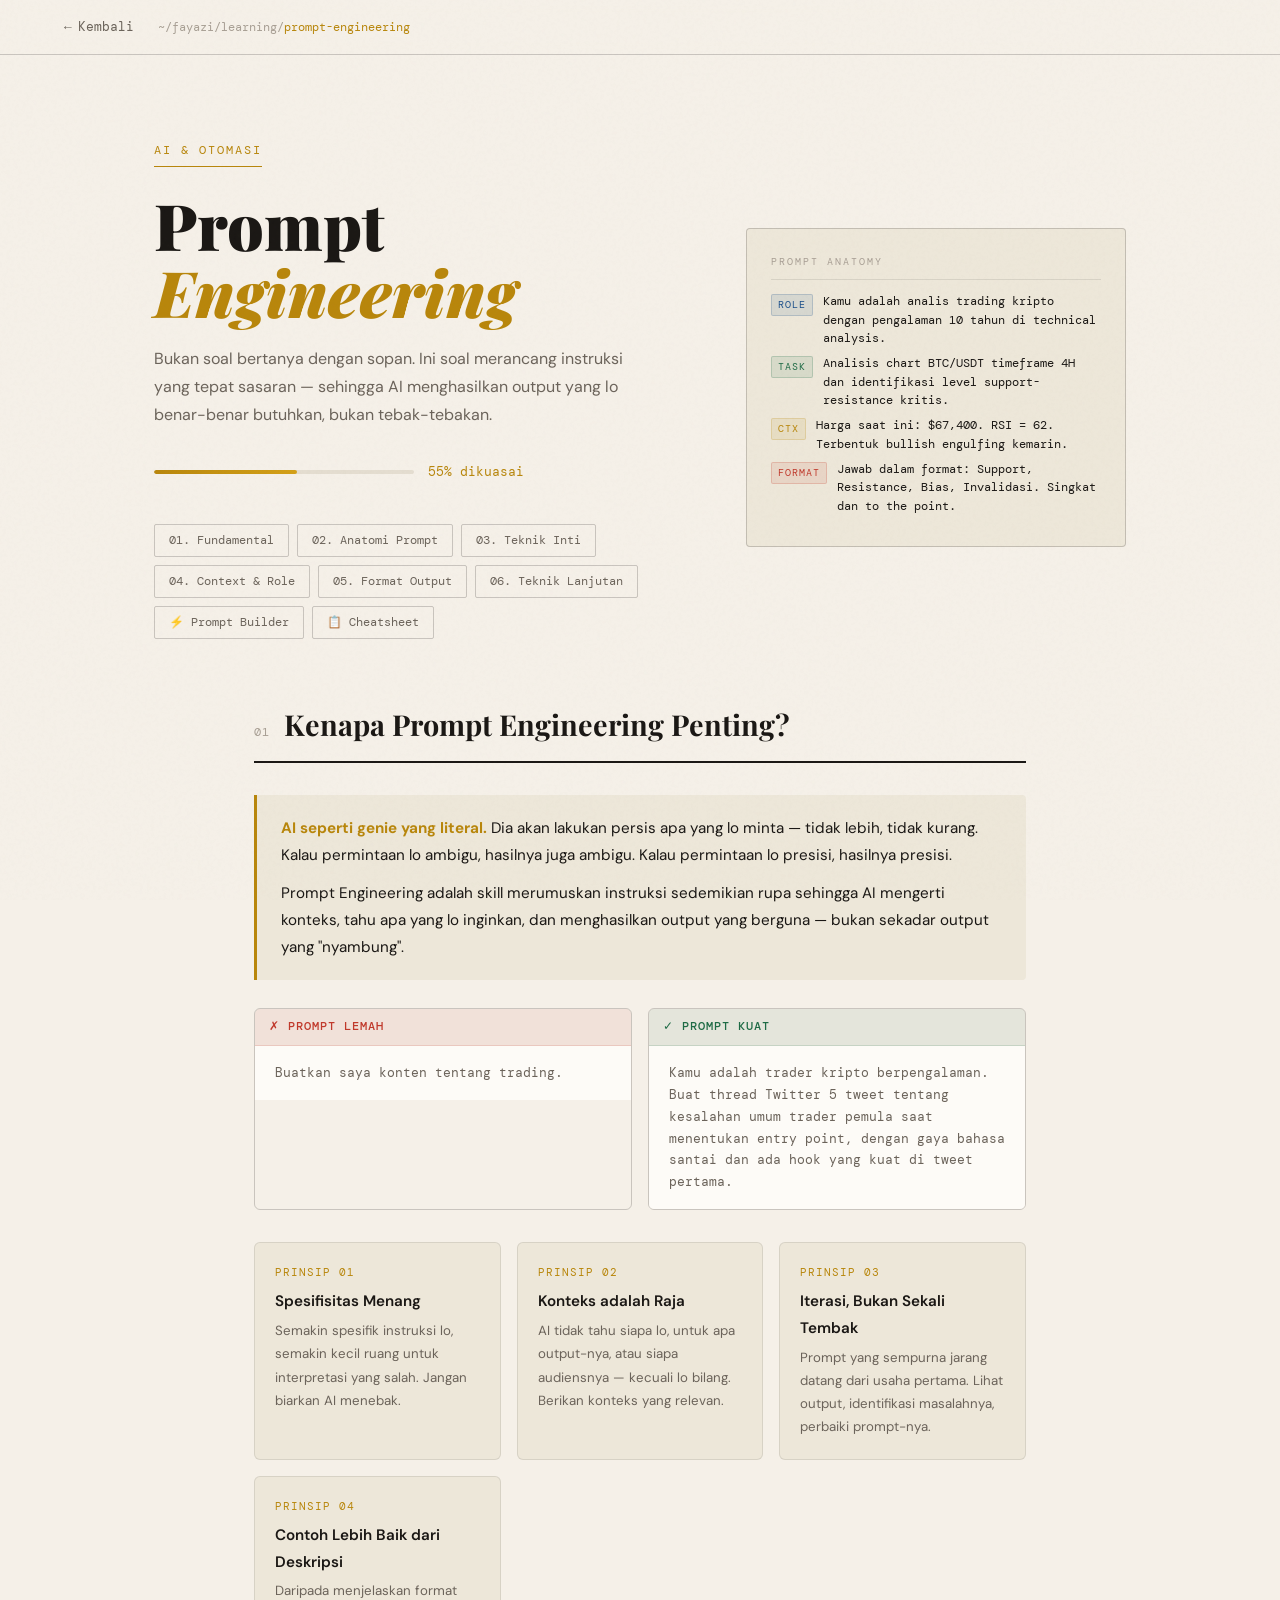
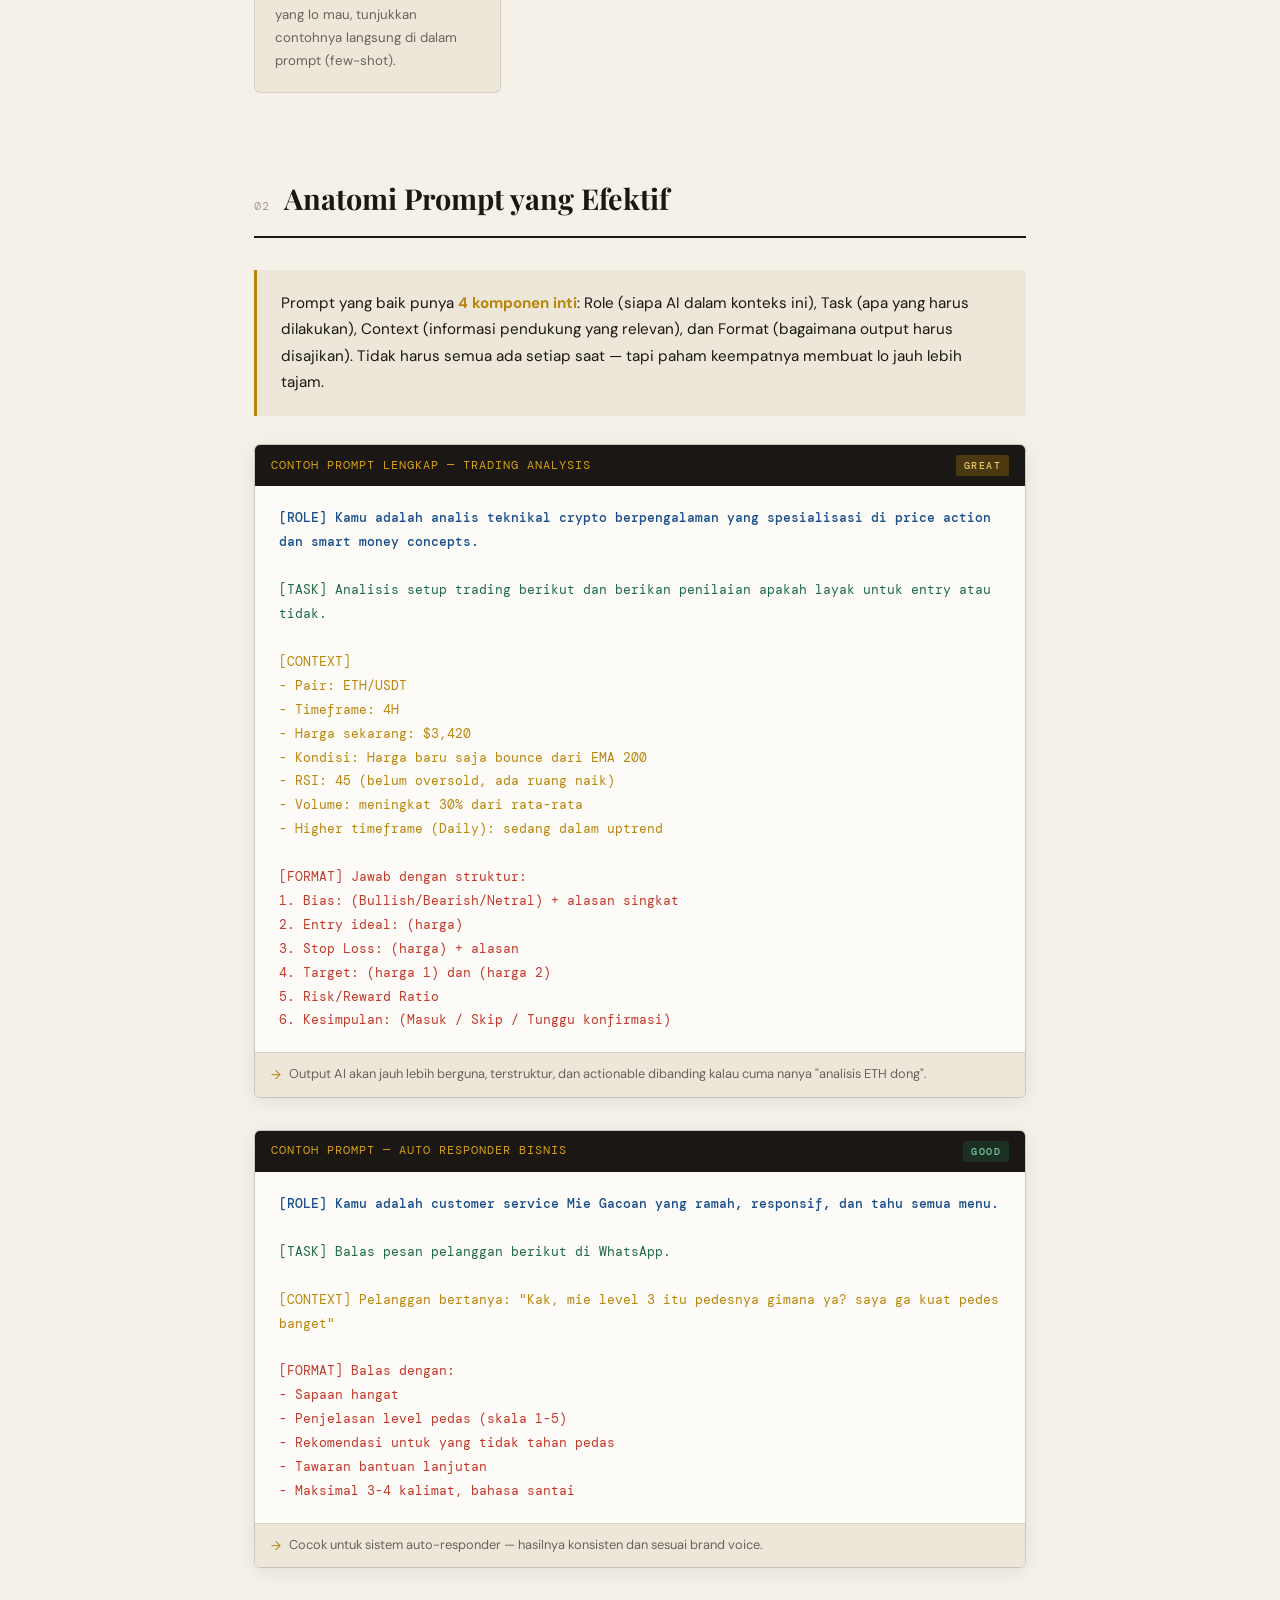
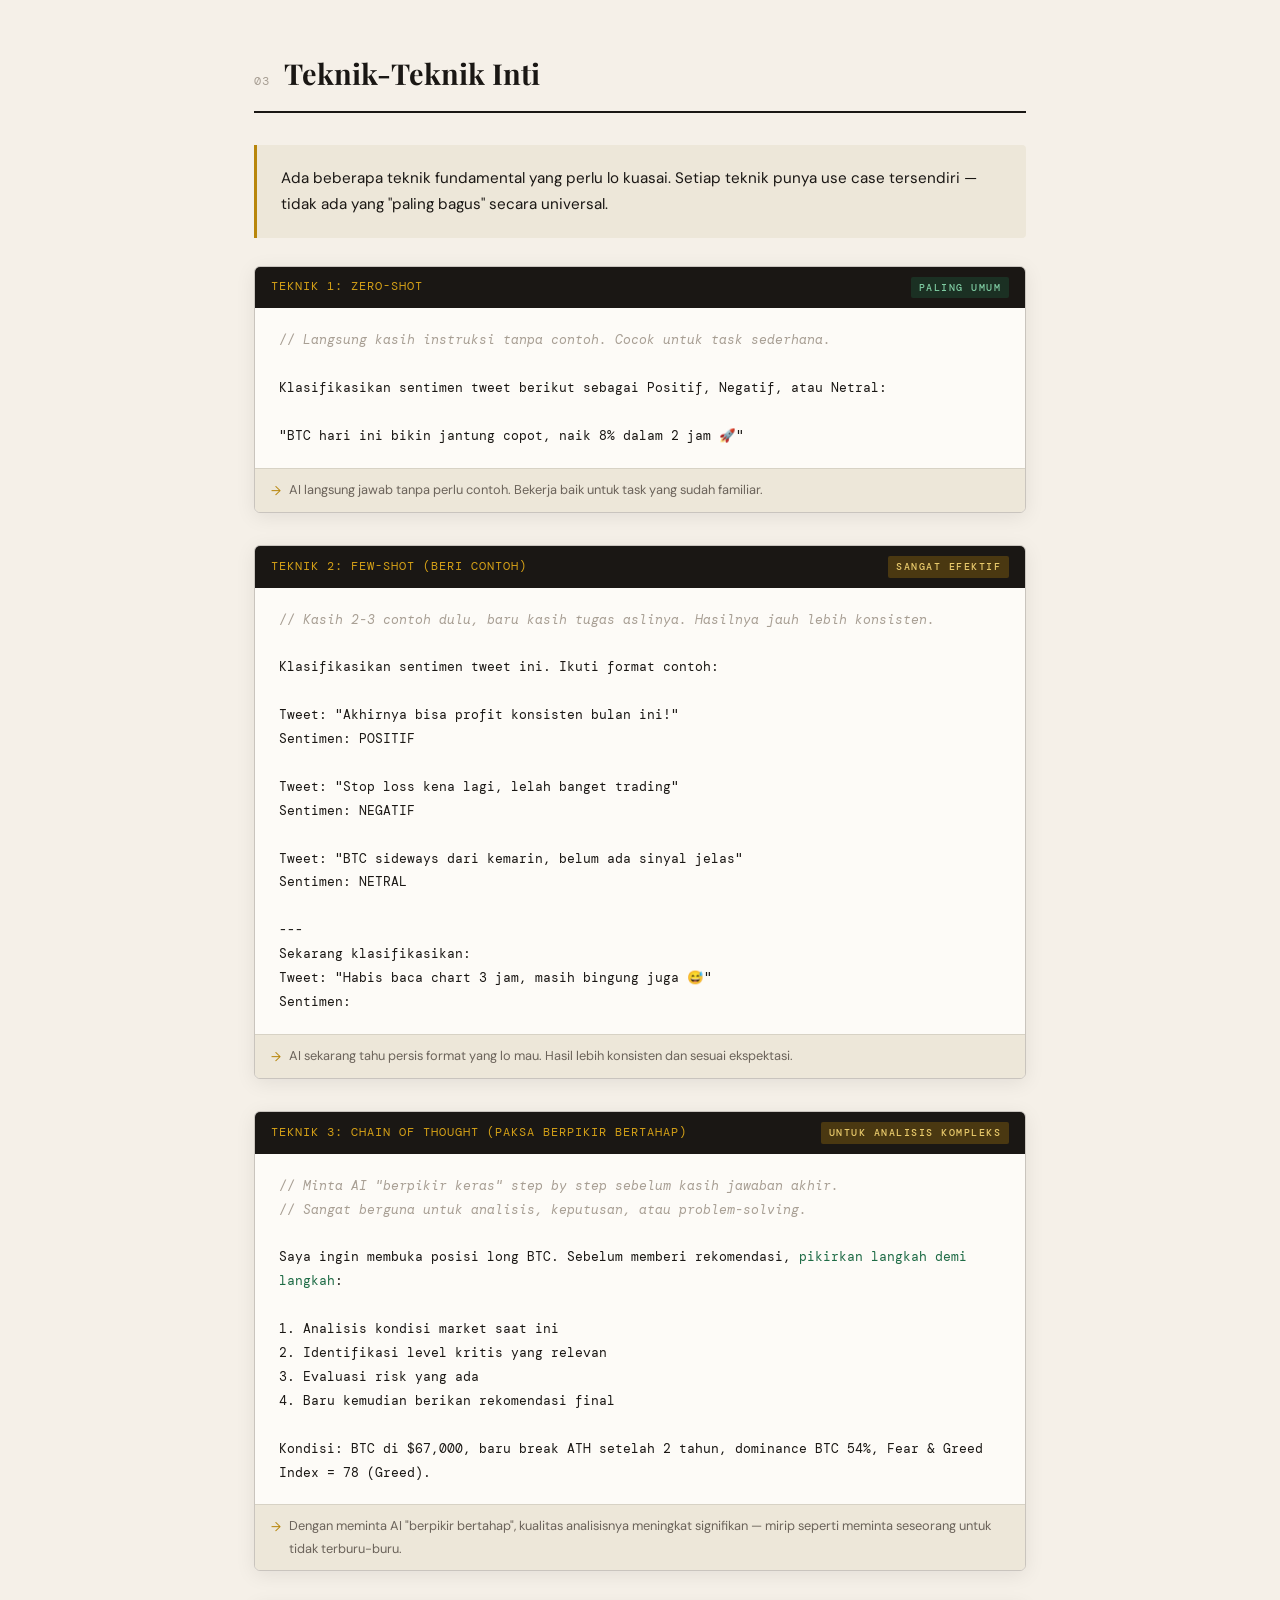
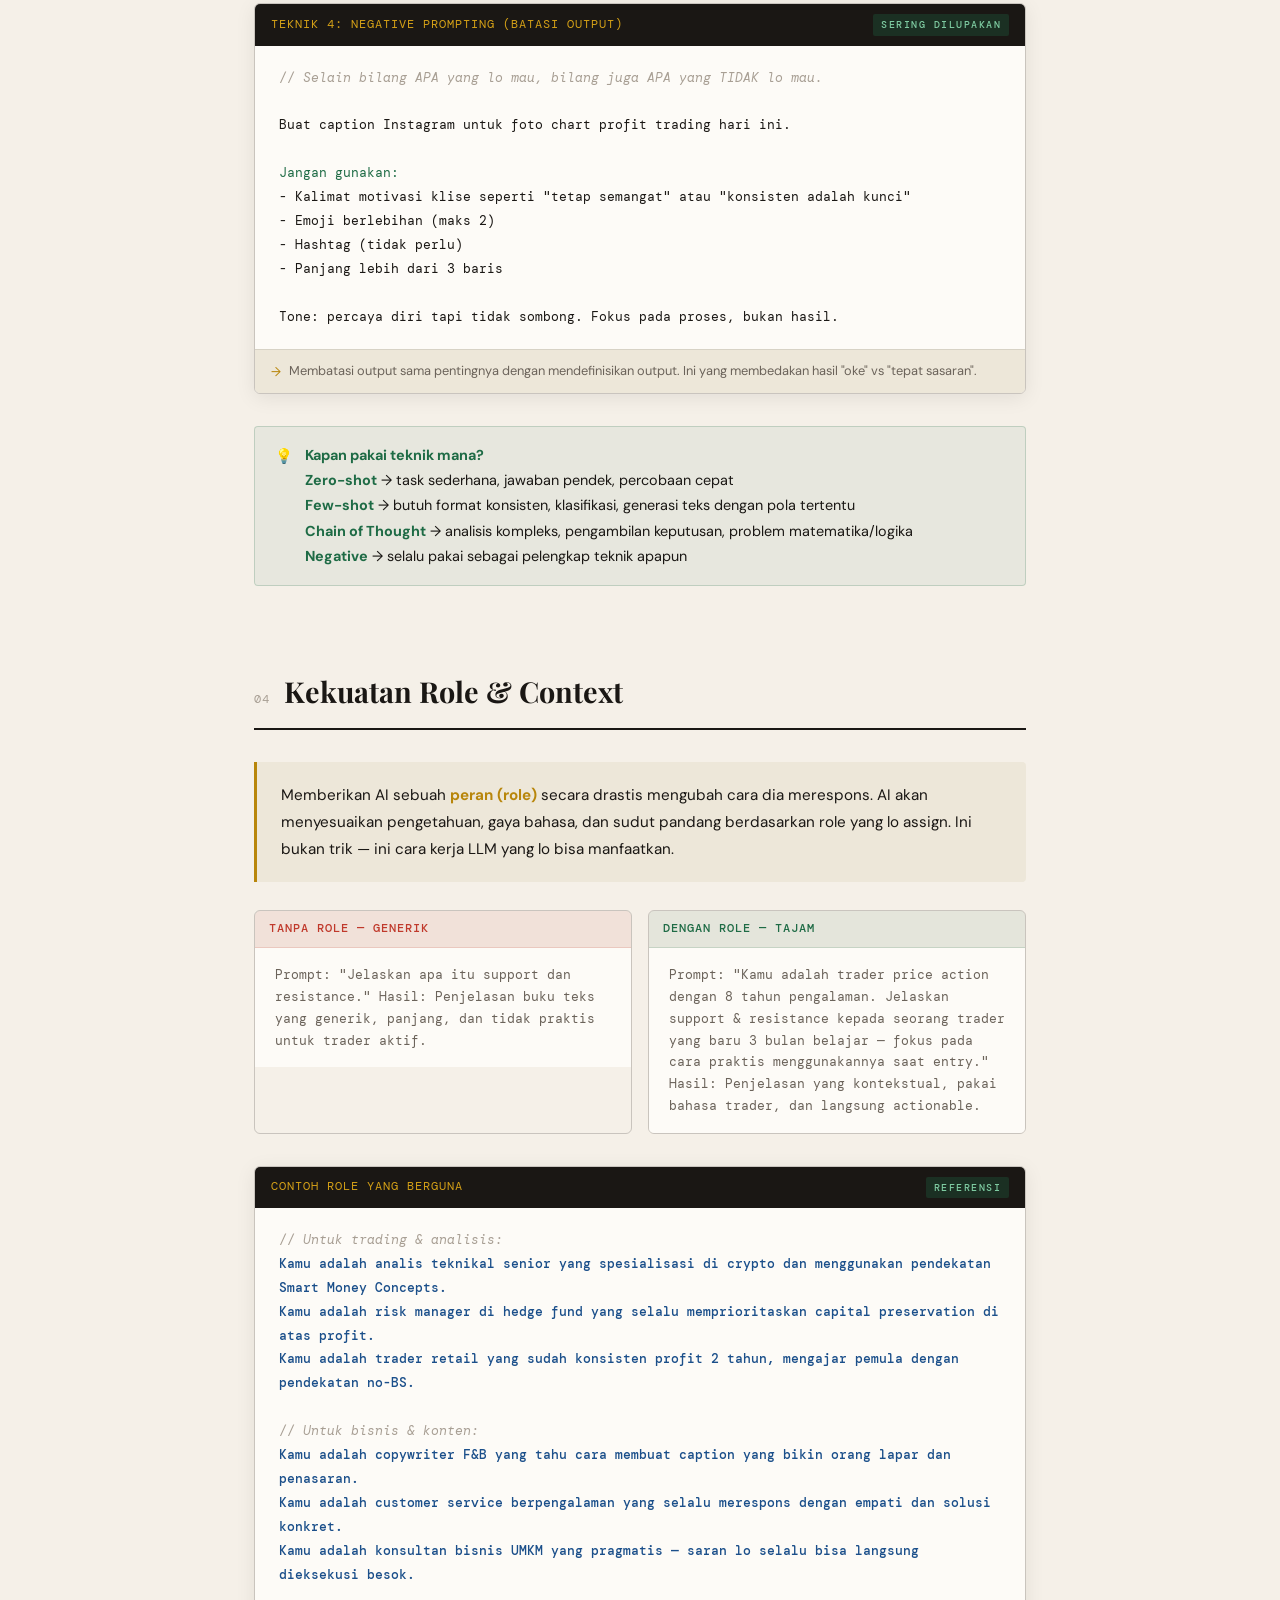
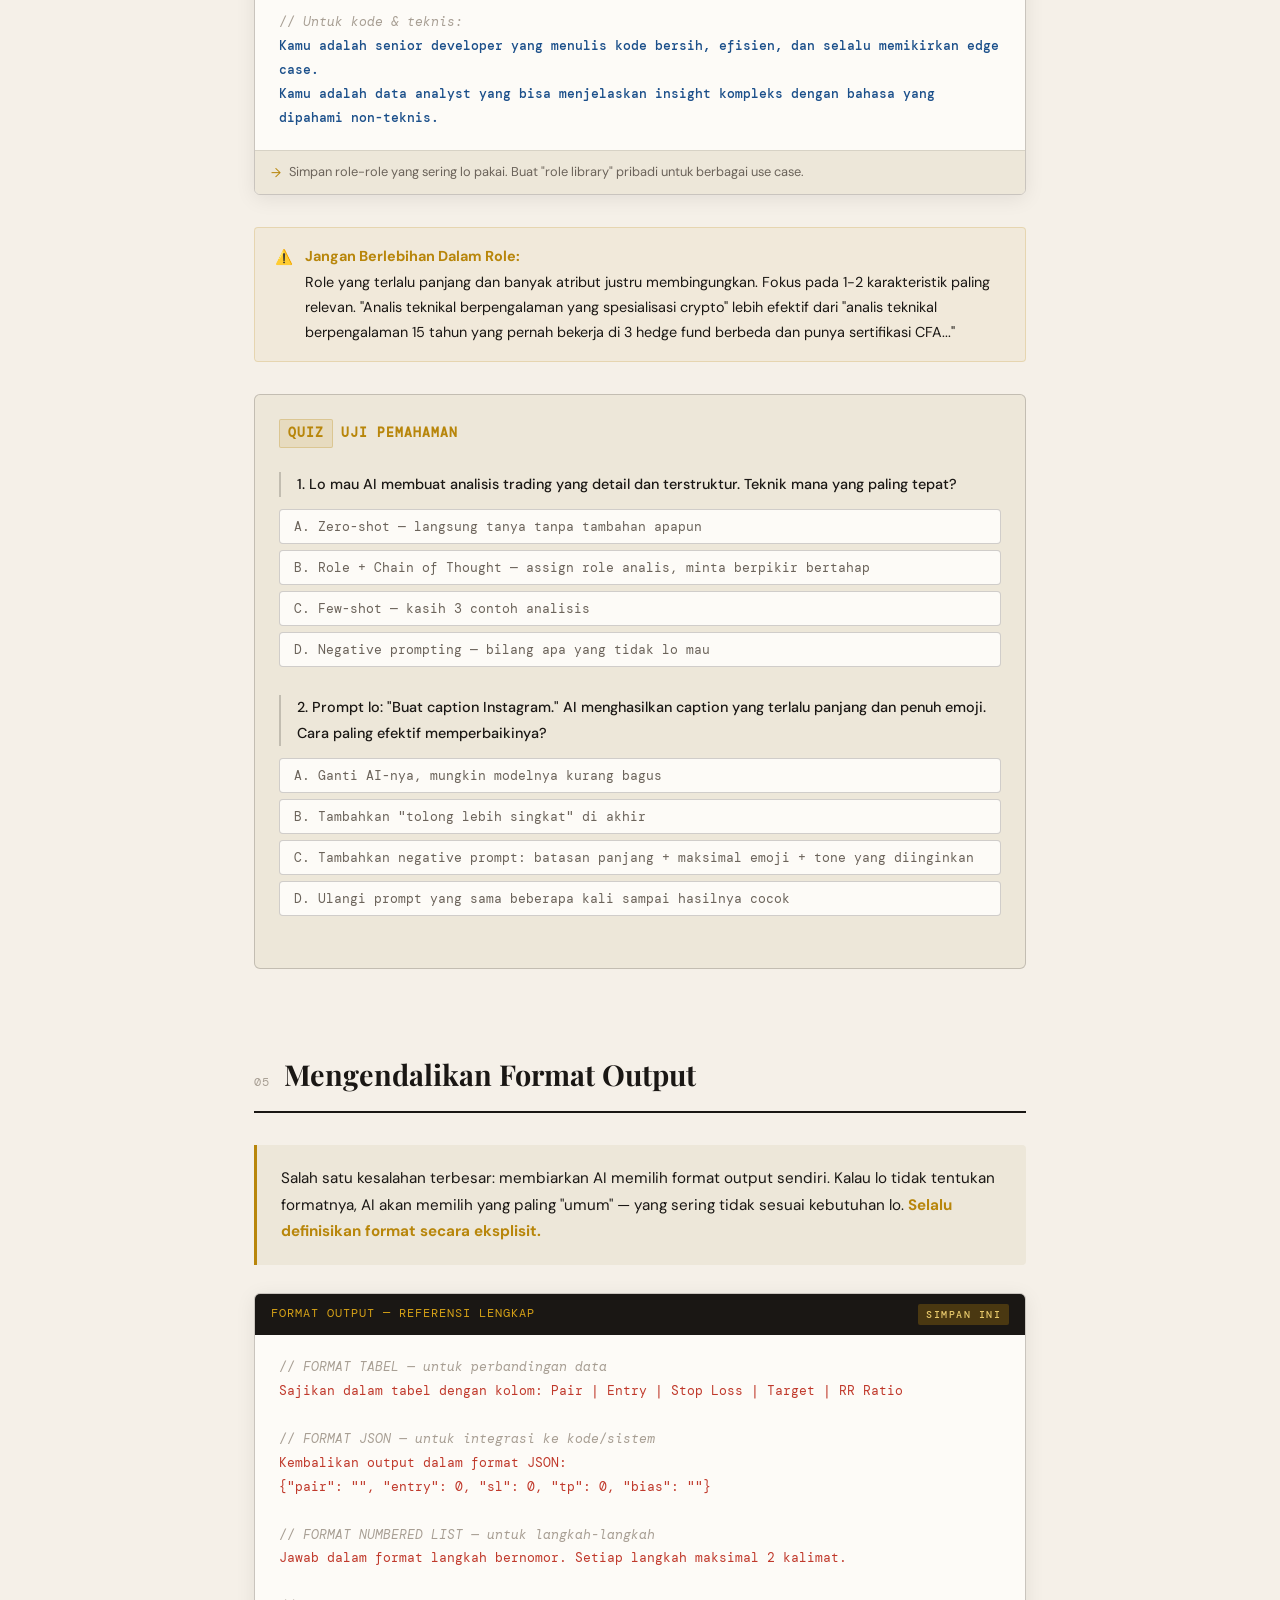
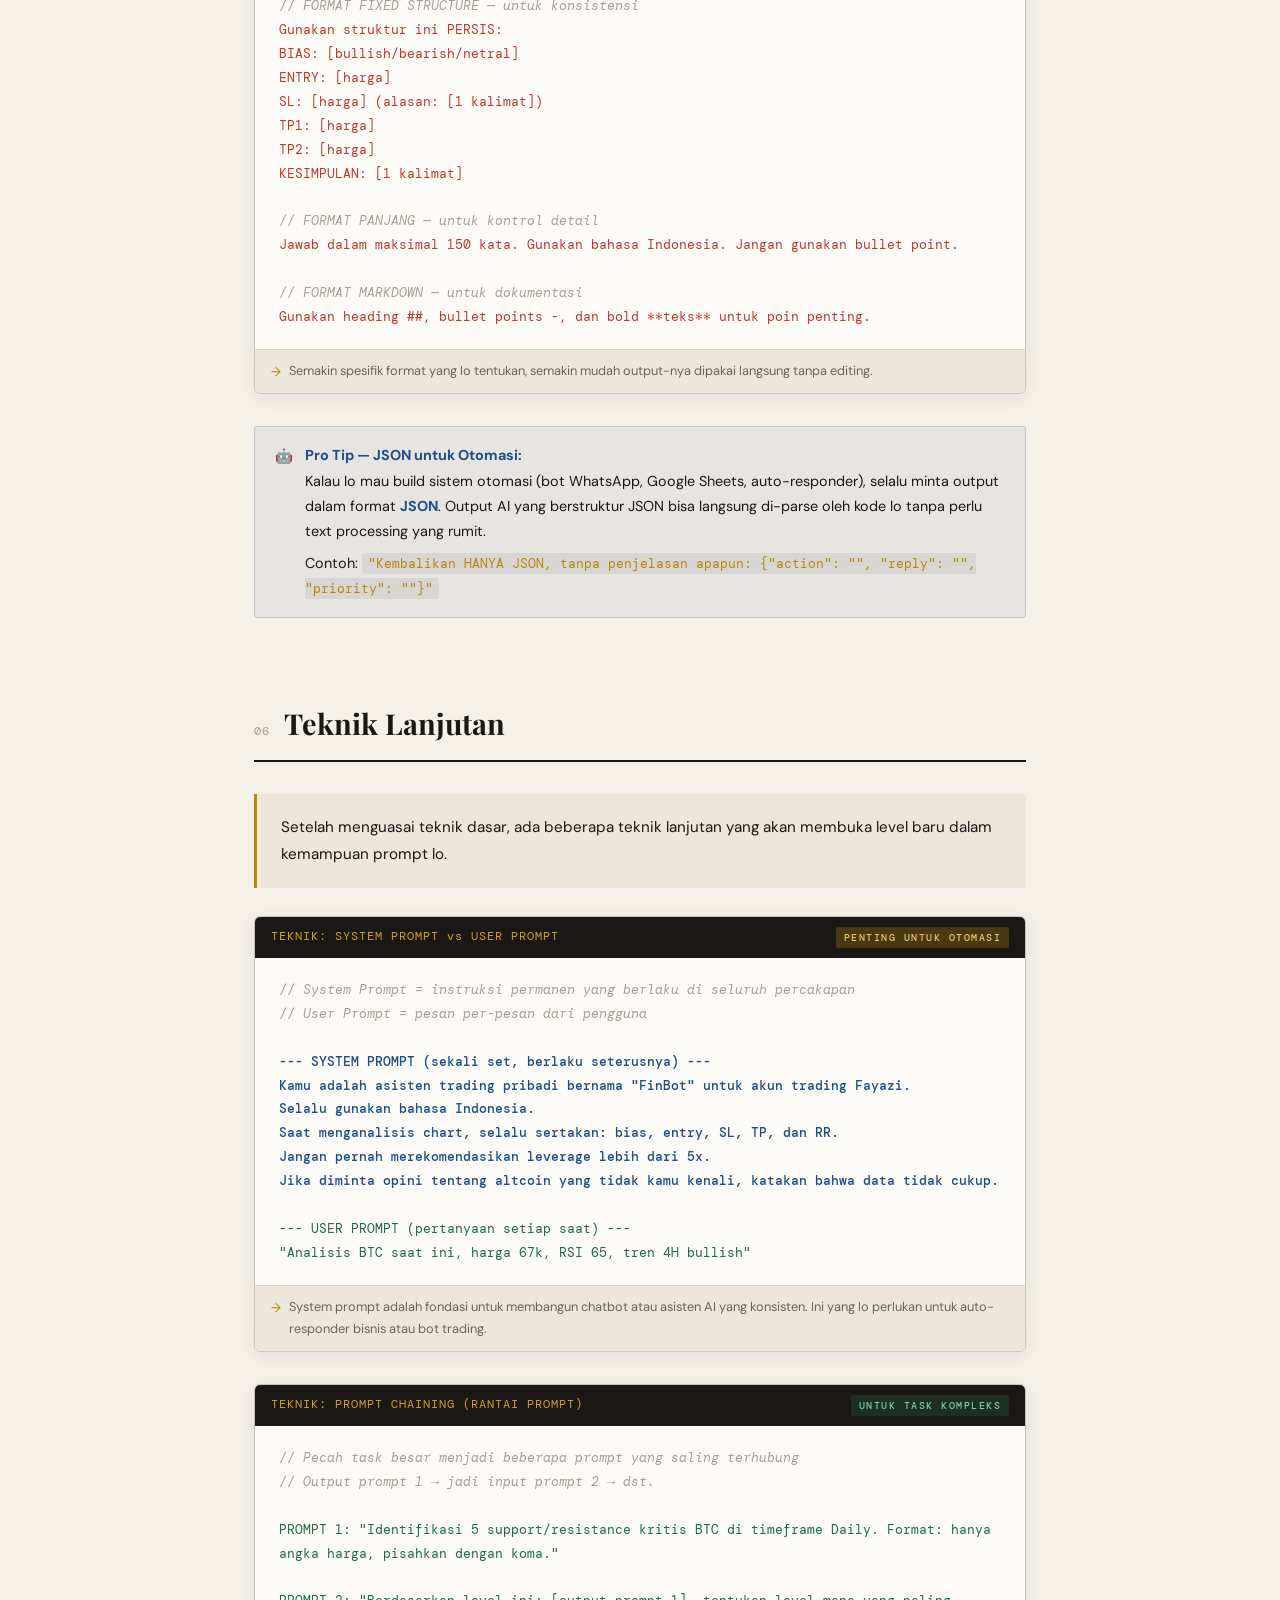
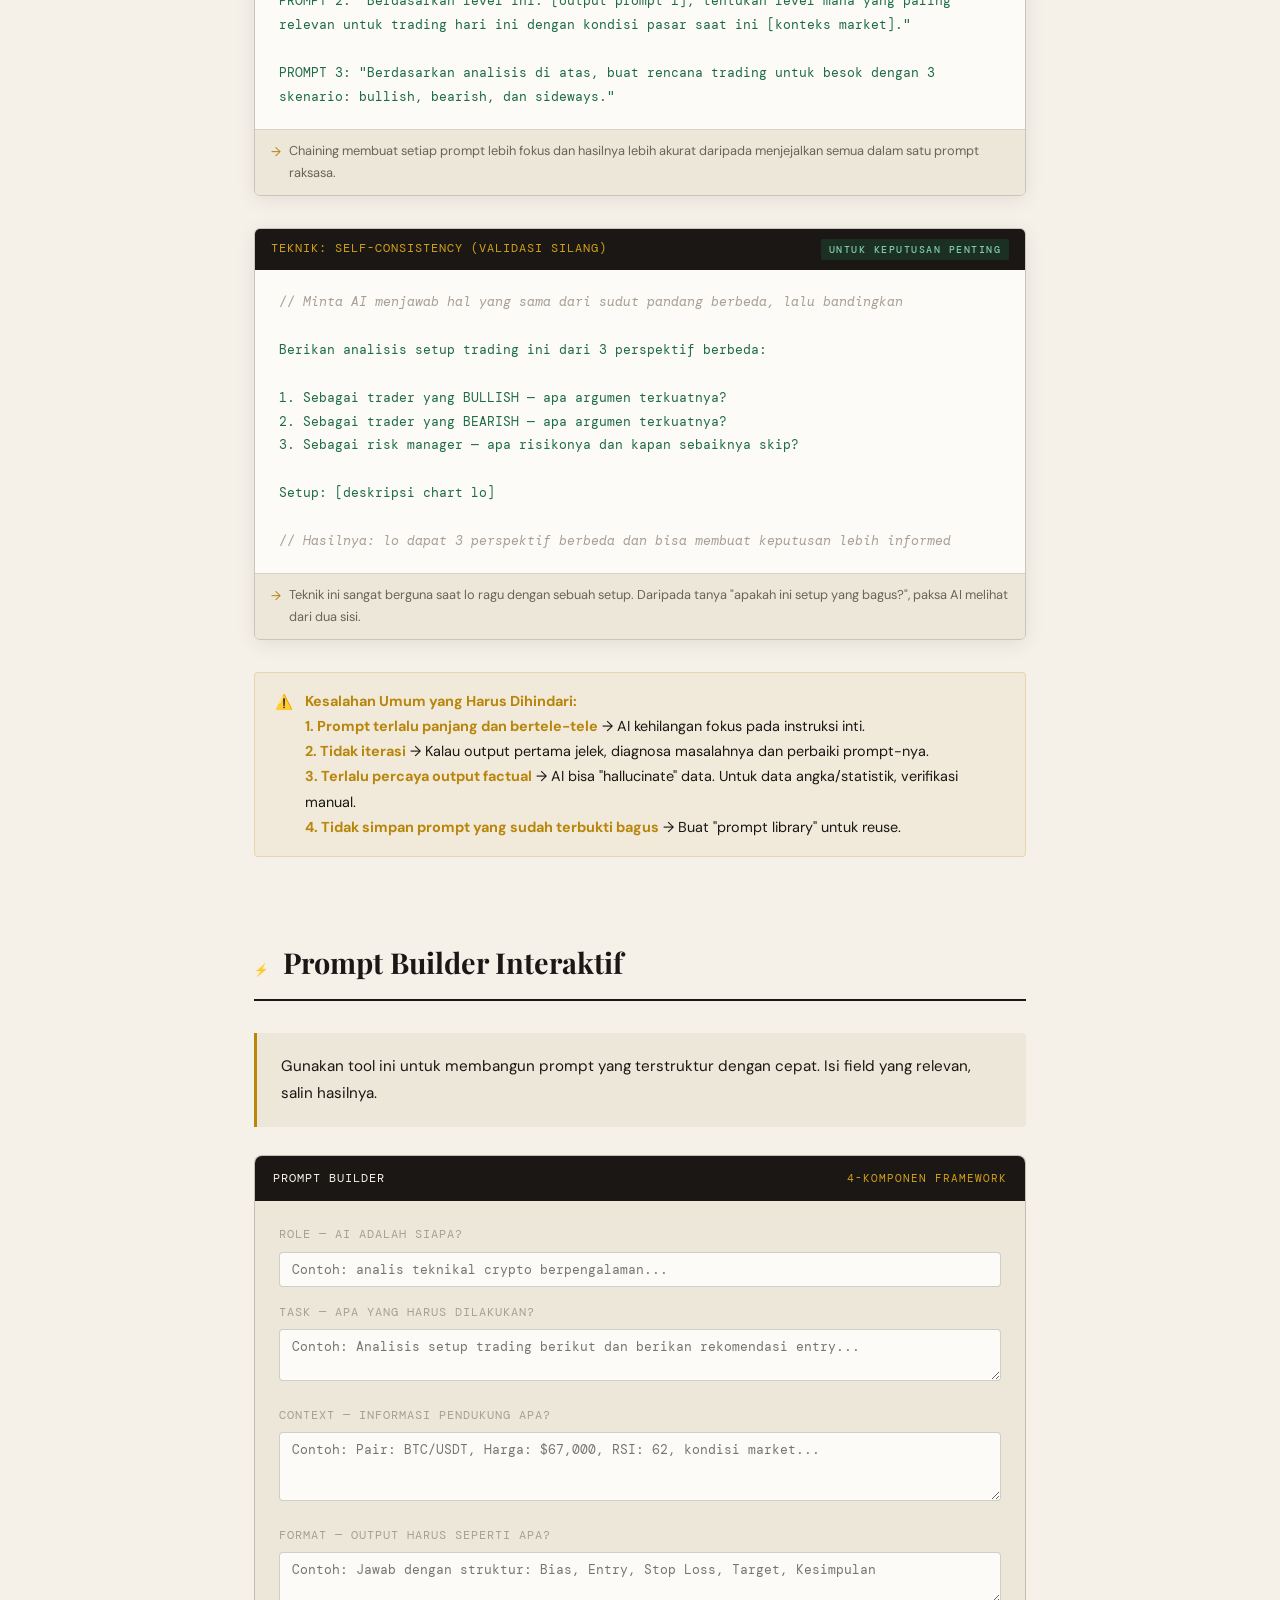
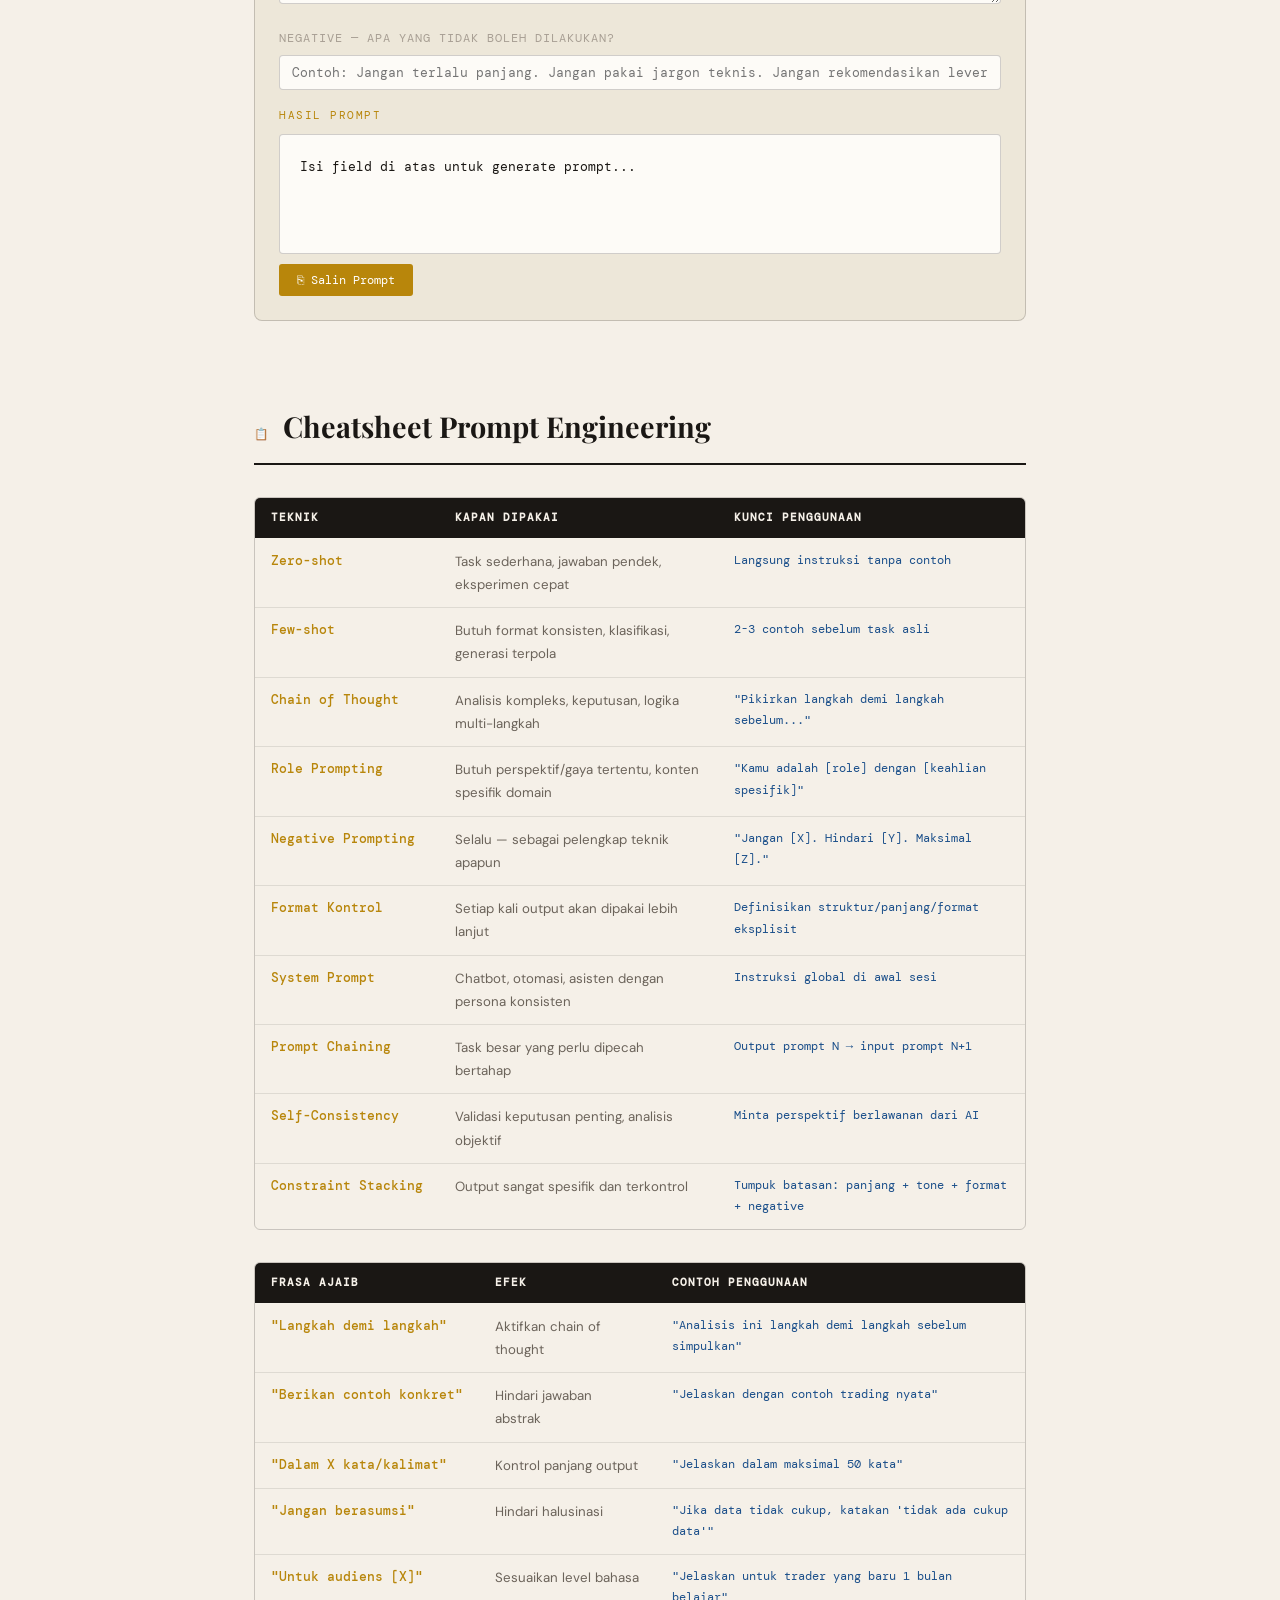
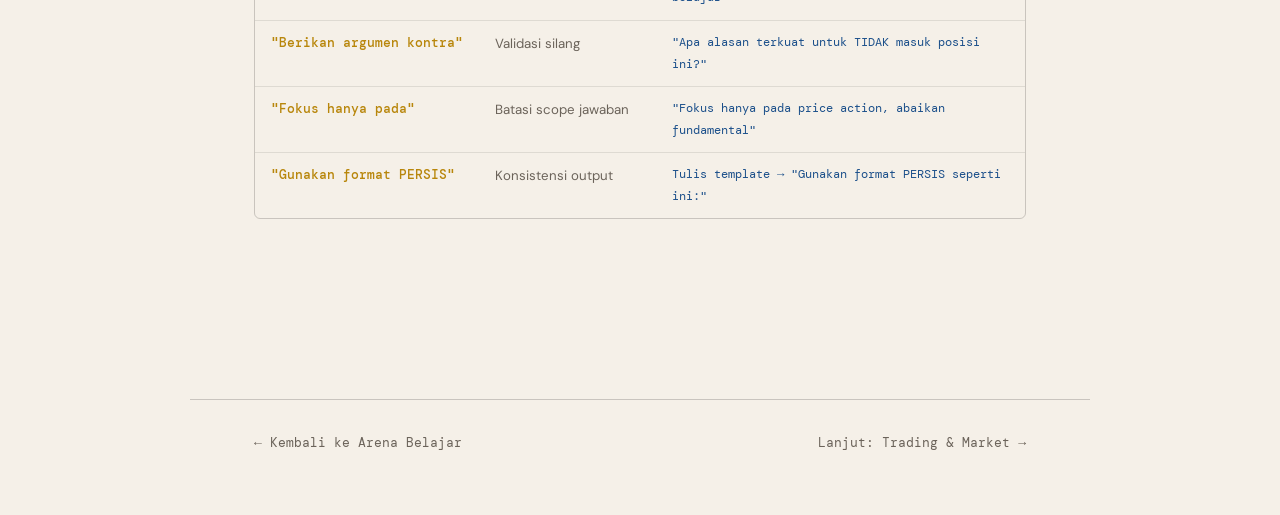
<file: learning/belajar-promt.html>
<!DOCTYPE html>
<html lang="id">
<head>
<meta charset="UTF-8">
<meta name="viewport" content="width=device-width, initial-scale=1.0">
<title>Prompt Engineering — Fayazi Learning</title>
<link rel="preconnect" href="https://fonts.googleapis.com">
<link href="https://fonts.googleapis.com/css2?family=Playfair+Display:wght@700;900&family=DM+Mono:wght@400;500&family=DM+Sans:wght@300;400;500;600&display=swap" rel="stylesheet">
<style>
:root {
  --bg:       #F5F0E8;
  --bg2:      #EDE7D9;
  --bg3:      #E4DDD0;
  --ink:      #1A1714;
  --ink-dim:  #6B635A;
  --ink-faint:#A89F94;
  --gold:     #B8860B;
  --gold-lt:  #D4A017;
  --red:      #C0392B;
  --blue:     #1B4F8A;
  --green:    #1E6B45;
  --border:   rgba(26,23,20,0.1);
  --border2:  rgba(26,23,20,0.2);
  --font-head: 'Playfair Display', serif;
  --font-mono: 'DM Mono', monospace;
  --font-body: 'DM Sans', sans-serif;
}

* { margin:0; padding:0; box-sizing:border-box; }
html { scroll-behavior:smooth; }

body {
  background: var(--bg);
  color: var(--ink);
  font-family: var(--font-body);
  line-height: 1.75;
  overflow-x: hidden;
}

/* GRAIN TEXTURE */
body::after {
  content:'';
  position:fixed; top:0;left:0;width:100%;height:100%;
  background-image: url("data:image/svg+xml,%3Csvg viewBox='0 0 256 256' xmlns='http://www.w3.org/2000/svg'%3E%3Cfilter id='noise'%3E%3CfeTurbulence type='fractalNoise' baseFrequency='0.9' numOctaves='4' stitchTiles='stitch'/%3E%3C/filter%3E%3Crect width='100%25' height='100%25' filter='url(%23noise)' opacity='0.04'/%3E%3C/svg%3E");
  pointer-events:none; z-index:998; opacity:0.5;
}

/* HEADER */
.site-header {
  position:sticky; top:0;
  background:rgba(245,240,232,0.92);
  backdrop-filter:blur(12px);
  border-bottom:1px solid var(--border2);
  padding:1rem 5%;
  display:flex; align-items:center; gap:1.5rem;
  z-index:100;
}
.back-btn {
  font-family:var(--font-mono);
  font-size:0.8rem;
  color:var(--ink-dim);
  text-decoration:none;
  display:flex; align-items:center; gap:6px;
  transition:color 0.2s;
}
.back-btn:hover { color:var(--gold); }
.back-btn::before { content:'←'; }

.header-breadcrumb {
  font-family:var(--font-mono);
  font-size:0.75rem;
  color:var(--ink-faint);
}
.header-breadcrumb .hl { color:var(--gold); }

/* ─── HERO ─── */
.hero {
  max-width:1100px;
  margin:0 auto;
  padding:80px 5% 60px;
  display:grid;
  grid-template-columns:1fr 380px;
  gap:4rem;
  align-items:center;
}

@media(max-width:800px){ .hero { grid-template-columns:1fr; } .hero-visual { display:none; } }

.hero-tag {
  display:inline-flex; gap:8px; align-items:center;
  font-family:var(--font-mono); font-size:0.72rem;
  letter-spacing:2px; text-transform:uppercase;
  color:var(--gold);
  border-bottom:1px solid var(--gold);
  padding-bottom:4px;
  margin-bottom:1.5rem;
}

.hero h1 {
  font-family:var(--font-head);
  font-size:clamp(2.5rem,5vw,4.2rem);
  font-weight:900;
  line-height:1.05;
  margin-bottom:1.25rem;
}
.hero h1 em {
  font-style:italic;
  color:var(--gold);
  display:block;
}

.hero-desc {
  color:var(--ink-dim);
  font-size:1rem;
  max-width:480px;
  margin-bottom:2rem;
}

.progress-row {
  display:flex; align-items:center; gap:14px; margin-bottom:2.5rem;
}
.prog-track {
  flex-grow:1; max-width:260px;
  height:4px; background:var(--bg3); border-radius:10px; overflow:hidden;
}
.prog-fill {
  height:100%;
  width:55%;
  background:linear-gradient(to right, var(--gold), var(--gold-lt));
  border-radius:10px;
  animation:fillProg 1.5s ease forwards;
}
@keyframes fillProg { from{width:0} to{width:55%} }
.prog-label { font-family:var(--font-mono); font-size:0.82rem; color:var(--gold); }

/* QUICK JUMP */
.quick-nav { display:flex; flex-wrap:wrap; gap:8px; }
.qn-btn {
  background:transparent;
  border:1px solid var(--border2);
  color:var(--ink-dim);
  font-family:var(--font-mono); font-size:0.75rem;
  padding:5px 14px; border-radius:2px;
  text-decoration:none;
  transition:all 0.2s;
}
.qn-btn:hover { border-color:var(--gold); color:var(--gold); background:rgba(184,134,11,0.05); }

/* HERO VISUAL */
.hero-visual {
  background:var(--bg2);
  border:1px solid var(--border2);
  border-radius:4px;
  padding:1.5rem;
  font-family:var(--font-mono);
  font-size:0.78rem;
  position:relative;
  overflow:hidden;
}
.hero-visual::before {
  content:'PROMPT ANATOMY';
  display:block;
  font-size:0.65rem;
  letter-spacing:2px;
  color:var(--ink-faint);
  border-bottom:1px solid var(--border);
  padding-bottom:8px;
  margin-bottom:12px;
}
.pa-line { display:flex; gap:10px; margin-bottom:6px; align-items:flex-start; }
.pa-tag {
  flex-shrink:0;
  font-size:0.65rem;
  padding:1px 6px;
  border-radius:2px;
  letter-spacing:1px;
  margin-top:2px;
}
.pa-role  { background:rgba(27,79,138,0.1); color:var(--blue); border:1px solid rgba(27,79,138,0.2); }
.pa-task  { background:rgba(30,107,69,0.1); color:var(--green); border:1px solid rgba(30,107,69,0.2); }
.pa-ctx   { background:rgba(184,134,11,0.1); color:var(--gold); border:1px solid rgba(184,134,11,0.2); }
.pa-fmt   { background:rgba(192,57,43,0.1); color:var(--red); border:1px solid rgba(192,57,43,0.2); }
.pa-text  { color:var(--ink); line-height:1.5; font-size:0.78rem; }

/* ─── LAYOUT ─── */
.content-wrap {
  max-width:900px;
  margin:0 auto;
  padding:0 5% 100px;
}

/* SECTION */
.ls {
  margin-bottom:80px;
  opacity:0; transform:translateY(20px);
  transition:opacity 0.6s ease, transform 0.6s ease;
}
.ls.vis { opacity:1; transform:translateY(0); }

.s-header {
  display:flex; align-items:baseline; gap:14px;
  margin-bottom:2rem;
  padding-bottom:12px;
  border-bottom:2px solid var(--ink);
}
.s-num {
  font-family:var(--font-mono); font-size:0.72rem;
  color:var(--ink-faint); letter-spacing:1px;
}
.s-header h2 {
  font-family:var(--font-head);
  font-size:1.8rem; font-weight:700;
}

/* THEORY */
.theory {
  background:var(--bg2);
  border-left:3px solid var(--gold);
  padding:1.25rem 1.5rem;
  margin-bottom:1.75rem;
  font-size:0.95rem;
  border-radius:0 4px 4px 0;
}
.theory strong { color:var(--gold); }
.theory p+p { margin-top:0.75rem; }

/* PROMPT BOX — the star of the show */
.prompt-box {
  border:1px solid var(--border2);
  border-radius:6px;
  margin-bottom:2rem;
  overflow:hidden;
  box-shadow:0 4px 20px rgba(0,0,0,0.08);
}
.pb-header {
  background:var(--ink);
  color:#F5F0E8;
  padding:10px 16px;
  display:flex; align-items:center; justify-content:space-between;
  font-family:var(--font-mono); font-size:0.72rem;
  letter-spacing:1px;
}
.pb-label { color:var(--gold-lt); }
.pb-badge {
  padding:2px 8px; border-radius:2px;
  font-size:0.62rem; letter-spacing:1.5px;
  font-weight:500;
}
.badge-bad   { background:rgba(192,57,43,0.3); color:#F5A59D; }
.badge-good  { background:rgba(30,107,69,0.3); color:#7ECBA1; }
.badge-great { background:rgba(184,134,11,0.3); color:#E8C96B; }

.pb-body {
  padding:1.25rem 1.5rem;
  font-family:var(--font-mono);
  font-size:0.83rem;
  line-height:1.8;
  background:#FDFBF7;
  white-space:pre-wrap;
  word-break:break-word;
}

.pb-body .role  { color:var(--blue); font-weight:500; }
.pb-body .task  { color:var(--green); }
.pb-body .ctx   { color:var(--gold); }
.pb-body .fmt   { color:var(--red); }
.pb-body .bad   { color:var(--red); text-decoration:line-through; opacity:0.7; }
.pb-body .comment { color:var(--ink-faint); font-style:italic; }

.pb-footer {
  background:var(--bg2);
  border-top:1px solid var(--border);
  padding:10px 16px;
  font-size:0.8rem;
  color:var(--ink-dim);
  display:flex; gap:8px; align-items:flex-start;
}
.pb-footer::before { content:'→'; color:var(--gold); flex-shrink:0; margin-top:1px; }

/* COMPARISON */
.compare-grid {
  display:grid;
  grid-template-columns:1fr 1fr;
  gap:1rem;
  margin-bottom:2rem;
}
@media(max-width:680px) { .compare-grid { grid-template-columns:1fr; } }

.cmp-card {
  border:1px solid var(--border2);
  border-radius:6px; overflow:hidden;
}
.cmp-header {
  padding:8px 14px;
  font-family:var(--font-mono); font-size:0.72rem;
  letter-spacing:1px; font-weight:500;
  display:flex; align-items:center; gap:8px;
}
.cmp-header.bad  { background:rgba(192,57,43,0.08); color:var(--red); border-bottom:1px solid rgba(192,57,43,0.15); }
.cmp-header.good { background:rgba(30,107,69,0.08); color:var(--green); border-bottom:1px solid rgba(30,107,69,0.15); }
.cmp-body {
  padding:1rem 1.25rem;
  font-family:var(--font-mono); font-size:0.8rem;
  line-height:1.7; color:var(--ink-dim);
  background:#FDFBF7;
}

/* CONCEPT CARDS */
.concept-row {
  display:grid;
  grid-template-columns:repeat(auto-fill, minmax(240px,1fr));
  gap:1rem; margin-bottom:2rem;
}
.cc {
  background:var(--bg2);
  border:1px solid var(--border);
  border-radius:6px;
  padding:1.25rem;
  transition:border-color 0.2s, transform 0.2s;
}
.cc:hover { border-color:var(--gold); transform:translateY(-2px); }
.cc-num {
  font-family:var(--font-mono); font-size:0.7rem;
  color:var(--gold); letter-spacing:1px;
  margin-bottom:6px;
}
.cc h4 { font-size:0.95rem; font-weight:600; margin-bottom:4px; }
.cc p  { font-size:0.83rem; color:var(--ink-dim); }

/* CALLOUT */
.callout {
  border-radius:4px; padding:1rem 1.25rem;
  margin-bottom:1.75rem;
  display:flex; gap:12px; font-size:0.9rem;
  border:1px solid;
}
.callout.tip    { background:rgba(30,107,69,0.06);  border-color:rgba(30,107,69,0.2); }
.callout.warn   { background:rgba(184,134,11,0.06); border-color:rgba(184,134,11,0.2); }
.callout.info   { background:rgba(27,79,138,0.06);  border-color:rgba(27,79,138,0.2); }
.callout.danger { background:rgba(192,57,43,0.06);  border-color:rgba(192,57,43,0.2); }
.callout-icon { flex-shrink:0; margin-top:1px; }
.callout.tip  strong { color:var(--green); }
.callout.warn strong { color:var(--gold); }
.callout.info strong { color:var(--blue); }
.callout.danger strong { color:var(--red); }
.callout-text p+p { margin-top:0.4rem; }

/* TEMPLATE BUILDER */
.template-builder {
  background:var(--bg2);
  border:1px solid var(--border2);
  border-radius:8px;
  overflow:hidden;
  margin-bottom:2rem;
}
.tb-header {
  background:var(--ink); color:#F5F0E8;
  padding:12px 18px;
  font-family:var(--font-mono); font-size:0.78rem;
  letter-spacing:1px;
  display:flex; justify-content:space-between; align-items:center;
}
.tb-body { padding:1.5rem; }
.tb-field { margin-bottom:1rem; }
.tb-field label {
  display:block;
  font-family:var(--font-mono); font-size:0.72rem;
  color:var(--ink-faint); letter-spacing:1px;
  text-transform:uppercase; margin-bottom:6px;
}
.tb-field select, .tb-field input, .tb-field textarea {
  width:100%;
  background:#FDFBF7;
  border:1px solid var(--border2);
  color:var(--ink);
  font-family:var(--font-mono); font-size:0.82rem;
  padding:8px 12px; border-radius:4px;
  transition:border-color 0.2s; outline:none;
  resize:vertical;
}
.tb-field select:focus,
.tb-field input:focus,
.tb-field textarea:focus { border-color:var(--gold); }

.tb-output {
  background:#FDFBF7;
  border:1px solid var(--border2); border-radius:4px;
  padding:1.25rem;
  font-family:var(--font-mono); font-size:0.82rem;
  line-height:1.8; color:var(--ink);
  white-space:pre-wrap; min-height:120px;
  position:relative;
}
.tb-output-label {
  font-family:var(--font-mono); font-size:0.7rem;
  color:var(--gold); letter-spacing:1.5px;
  text-transform:uppercase; margin-bottom:8px; display:block;
}

.copy-btn {
  display:inline-flex; align-items:center; gap:6px;
  background:var(--gold); color:#FFF;
  border:none; padding:8px 18px; border-radius:3px;
  font-family:var(--font-mono); font-size:0.78rem;
  cursor:pointer; transition:background 0.2s; margin-top:10px;
}
.copy-btn:hover { background:var(--gold-lt); }

/* QUIZ */
.quiz-wrap {
  background:var(--bg2);
  border:1px solid var(--border2);
  border-radius:6px;
  padding:1.5rem;
  margin-top:2rem;
}
.quiz-wrap h3 {
  font-family:var(--font-mono); font-size:0.82rem;
  color:var(--gold); letter-spacing:1px;
  text-transform:uppercase;
  margin-bottom:1.5rem;
  display:flex; align-items:center; gap:8px;
}
.quiz-wrap h3::before {
  content:'QUIZ';
  background:rgba(184,134,11,0.12);
  border:1px solid rgba(184,134,11,0.25);
  padding:2px 8px; border-radius:2px;
}
.qz { margin-bottom:1.75rem; }
.qz-q {
  font-size:0.9rem; font-weight:500;
  margin-bottom:0.75rem;
  padding-left:1rem; border-left:2px solid var(--border2);
}
.qz-opts { display:flex; flex-direction:column; gap:6px; }
.qz-opt {
  background:#FDFBF7;
  border:1px solid var(--border2);
  color:var(--ink-dim);
  font-family:var(--font-mono); font-size:0.82rem;
  padding:8px 14px; border-radius:4px;
  cursor:pointer; text-align:left;
  transition:all 0.2s;
}
.qz-opt:hover { border-color:var(--gold); color:var(--gold); }
.qz-opt.correct { border-color:var(--green); color:var(--green); background:rgba(30,107,69,0.06); }
.qz-opt.wrong   { border-color:var(--red);   color:var(--red);   background:rgba(192,57,43,0.06); }
.qz-ans {
  display:none; margin-top:8px;
  background:rgba(30,107,69,0.06);
  border:1px solid rgba(30,107,69,0.15);
  border-radius:4px; padding:10px 14px;
  font-size:0.82rem; color:var(--ink-dim);
}
.qz-ans.show { display:block; }
.qz-ans strong { color:var(--green); }

/* CHEATSHEET TABLE */
.cheat-wrap {
  overflow-x:auto; border-radius:6px;
  border:1px solid var(--border2); margin-bottom:2rem;
}
.cheat-table {
  width:100%; border-collapse:collapse; font-size:0.85rem;
}
.cheat-table thead { background:var(--ink); }
.cheat-table th {
  padding:10px 16px; text-align:left;
  font-family:var(--font-mono); font-size:0.7rem;
  color:#F5F0E8; letter-spacing:1px; text-transform:uppercase;
  border-bottom:1px solid rgba(255,255,255,0.1);
}
.cheat-table td {
  padding:11px 16px; border-bottom:1px solid var(--border);
  vertical-align:top;
}
.cheat-table tr:last-child td { border-bottom:none; }
.cheat-table tr:hover td { background:var(--bg2); }
.cheat-table td:first-child {
  font-family:var(--font-mono); color:var(--gold);
  font-size:0.8rem; font-weight:500; white-space:nowrap;
}
.cheat-table td:nth-child(2) { color:var(--ink-dim); font-size:0.83rem; }
.cheat-table td:nth-child(3) {
  font-family:var(--font-mono); font-size:0.77rem;
  color:var(--blue);
}

/* INLINE CODE */
code {
  font-family:var(--font-mono);
  background:rgba(26,23,20,0.07);
  padding:2px 6px; border-radius:3px;
  font-size:0.88em; color:var(--gold);
}

/* FOOTER */
.page-footer {
  max-width:900px; margin:0 auto;
  padding:2rem 5% 60px;
  border-top:1px solid var(--border2);
  display:flex; justify-content:space-between; align-items:center;
}
.fnav {
  text-decoration:none;
  font-family:var(--font-mono); font-size:0.82rem;
  color:var(--ink-dim);
  display:flex; align-items:center; gap:6px;
  transition:color 0.2s;
}
.fnav:hover { color:var(--gold); }

@media(max-width:600px){
  .page-footer { flex-direction:column; gap:1rem; }
}
</style>
</head>
<body>

<!-- HEADER -->
<header class="site-header">
  <a href="../index.html" class="back-btn">Kembali</a>
  <span class="header-breadcrumb">
    ~/fayazi/learning/<span class="hl">prompt-engineering</span>
  </span>
</header>

<!-- HERO -->
<div class="hero">
  <div class="hero-left">
    <div class="hero-tag">AI &amp; OTOMASI</div>
    <h1>Prompt<em>Engineering</em></h1>
    <p class="hero-desc">Bukan soal bertanya dengan sopan. Ini soal merancang instruksi yang tepat sasaran — sehingga AI menghasilkan output yang lo benar-benar butuhkan, bukan tebak-tebakan.</p>
    <div class="progress-row">
      <div class="prog-track"><div class="prog-fill"></div></div>
      <span class="prog-label">55% dikuasai</span>
    </div>
    <nav class="quick-nav">
      <a href="#fundamental" class="qn-btn">01. Fundamental</a>
      <a href="#anatomy" class="qn-btn">02. Anatomi Prompt</a>
      <a href="#teknik" class="qn-btn">03. Teknik Inti</a>
      <a href="#context" class="qn-btn">04. Context & Role</a>
      <a href="#output" class="qn-btn">05. Format Output</a>
      <a href="#advanced" class="qn-btn">06. Teknik Lanjutan</a>
      <a href="#builder" class="qn-btn">⚡ Prompt Builder</a>
      <a href="#cheatsheet" class="qn-btn">📋 Cheatsheet</a>
    </nav>
  </div>

  <div class="hero-visual">
    <div class="pa-line">
      <span class="pa-tag pa-role">ROLE</span>
      <span class="pa-text">Kamu adalah analis trading kripto dengan pengalaman 10 tahun di technical analysis.</span>
    </div>
    <div class="pa-line">
      <span class="pa-tag pa-task">TASK</span>
      <span class="pa-text">Analisis chart BTC/USDT timeframe 4H dan identifikasi level support-resistance kritis.</span>
    </div>
    <div class="pa-line">
      <span class="pa-tag pa-ctx">CTX</span>
      <span class="pa-text">Harga saat ini: $67,400. RSI = 62. Terbentuk bullish engulfing kemarin.</span>
    </div>
    <div class="pa-line">
      <span class="pa-tag pa-fmt">FORMAT</span>
      <span class="pa-text">Jawab dalam format: Support, Resistance, Bias, Invalidasi. Singkat dan to the point.</span>
    </div>
  </div>
</div>

<!-- CONTENT -->
<div class="content-wrap">

  <!-- ========================
       01. FUNDAMENTAL
       ======================== -->
  <section class="ls" id="fundamental">
    <div class="s-header">
      <span class="s-num">01</span>
      <h2>Kenapa Prompt Engineering Penting?</h2>
    </div>

    <div class="theory">
      <p><strong>AI seperti genie yang literal.</strong> Dia akan lakukan persis apa yang lo minta — tidak lebih, tidak kurang. Kalau permintaan lo ambigu, hasilnya juga ambigu. Kalau permintaan lo presisi, hasilnya presisi.</p>
      <p>Prompt Engineering adalah skill merumuskan instruksi sedemikian rupa sehingga AI mengerti konteks, tahu apa yang lo inginkan, dan menghasilkan output yang berguna — bukan sekadar output yang "nyambung".</p>
    </div>

    <div class="compare-grid">
      <div class="cmp-card">
        <div class="cmp-header bad">✗ PROMPT LEMAH</div>
        <div class="cmp-body">Buatkan saya konten tentang trading.</div>
      </div>
      <div class="cmp-card">
        <div class="cmp-header good">✓ PROMPT KUAT</div>
        <div class="cmp-body">Kamu adalah trader kripto berpengalaman. Buat thread Twitter 5 tweet tentang kesalahan umum trader pemula saat menentukan entry point, dengan gaya bahasa santai dan ada hook yang kuat di tweet pertama.</div>
      </div>
    </div>

    <div class="concept-row">
      <div class="cc">
        <div class="cc-num">PRINSIP 01</div>
        <h4>Spesifisitas Menang</h4>
        <p>Semakin spesifik instruksi lo, semakin kecil ruang untuk interpretasi yang salah. Jangan biarkan AI menebak.</p>
      </div>
      <div class="cc">
        <div class="cc-num">PRINSIP 02</div>
        <h4>Konteks adalah Raja</h4>
        <p>AI tidak tahu siapa lo, untuk apa output-nya, atau siapa audiensnya — kecuali lo bilang. Berikan konteks yang relevan.</p>
      </div>
      <div class="cc">
        <div class="cc-num">PRINSIP 03</div>
        <h4>Iterasi, Bukan Sekali Tembak</h4>
        <p>Prompt yang sempurna jarang datang dari usaha pertama. Lihat output, identifikasi masalahnya, perbaiki prompt-nya.</p>
      </div>
      <div class="cc">
        <div class="cc-num">PRINSIP 04</div>
        <h4>Contoh Lebih Baik dari Deskripsi</h4>
        <p>Daripada menjelaskan format yang lo mau, tunjukkan contohnya langsung di dalam prompt (few-shot).</p>
      </div>
    </div>
  </section>

  <!-- ========================
       02. ANATOMI PROMPT
       ======================== -->
  <section class="ls" id="anatomy">
    <div class="s-header">
      <span class="s-num">02</span>
      <h2>Anatomi Prompt yang Efektif</h2>
    </div>

    <div class="theory">
      <p>Prompt yang baik punya <strong>4 komponen inti</strong>: Role (siapa AI dalam konteks ini), Task (apa yang harus dilakukan), Context (informasi pendukung yang relevan), dan Format (bagaimana output harus disajikan). Tidak harus semua ada setiap saat — tapi paham keempatnya membuat lo jauh lebih tajam.</p>
    </div>

    <div class="prompt-box">
      <div class="pb-header">
        <span class="pb-label">CONTOH PROMPT LENGKAP — TRADING ANALYSIS</span>
        <span class="pb-badge badge-great">GREAT</span>
      </div>
      <div class="pb-body"><span class="role">[ROLE] Kamu adalah analis teknikal crypto berpengalaman yang spesialisasi di price action dan smart money concepts.</span>

<span class="task">[TASK] Analisis setup trading berikut dan berikan penilaian apakah layak untuk entry atau tidak.</span>

<span class="ctx">[CONTEXT]
- Pair: ETH/USDT
- Timeframe: 4H
- Harga sekarang: $3,420
- Kondisi: Harga baru saja bounce dari EMA 200
- RSI: 45 (belum oversold, ada ruang naik)
- Volume: meningkat 30% dari rata-rata
- Higher timeframe (Daily): sedang dalam uptrend</span>

<span class="fmt">[FORMAT] Jawab dengan struktur:
1. Bias: (Bullish/Bearish/Netral) + alasan singkat
2. Entry ideal: (harga)
3. Stop Loss: (harga) + alasan
4. Target: (harga 1) dan (harga 2)
5. Risk/Reward Ratio
6. Kesimpulan: (Masuk / Skip / Tunggu konfirmasi)</span></div>
      <div class="pb-footer">Output AI akan jauh lebih berguna, terstruktur, dan actionable dibanding kalau cuma nanya "analisis ETH dong".</div>
    </div>

    <div class="prompt-box">
      <div class="pb-header">
        <span class="pb-label">CONTOH PROMPT — AUTO RESPONDER BISNIS</span>
        <span class="pb-badge badge-good">GOOD</span>
      </div>
      <div class="pb-body"><span class="role">[ROLE] Kamu adalah customer service Mie Gacoan yang ramah, responsif, dan tahu semua menu.</span>

<span class="task">[TASK] Balas pesan pelanggan berikut di WhatsApp.</span>

<span class="ctx">[CONTEXT] Pelanggan bertanya: "Kak, mie level 3 itu pedesnya gimana ya? saya ga kuat pedes banget"</span>

<span class="fmt">[FORMAT] Balas dengan:
- Sapaan hangat
- Penjelasan level pedas (skala 1-5)
- Rekomendasi untuk yang tidak tahan pedas
- Tawaran bantuan lanjutan
- Maksimal 3-4 kalimat, bahasa santai</span></div>
      <div class="pb-footer">Cocok untuk sistem auto-responder — hasilnya konsisten dan sesuai brand voice.</div>
    </div>
  </section>

  <!-- ========================
       03. TEKNIK INTI
       ======================== -->
  <section class="ls" id="teknik">
    <div class="s-header">
      <span class="s-num">03</span>
      <h2>Teknik-Teknik Inti</h2>
    </div>

    <div class="theory">
      <p>Ada beberapa teknik fundamental yang perlu lo kuasai. Setiap teknik punya use case tersendiri — tidak ada yang "paling bagus" secara universal.</p>
    </div>

    <!-- ZERO-SHOT -->
    <div class="prompt-box">
      <div class="pb-header">
        <span class="pb-label">TEKNIK 1: ZERO-SHOT</span>
        <span class="pb-badge badge-good">PALING UMUM</span>
      </div>
      <div class="pb-body"><span class="comment">// Langsung kasih instruksi tanpa contoh. Cocok untuk task sederhana.</span>

Klasifikasikan sentimen tweet berikut sebagai Positif, Negatif, atau Netral:

"BTC hari ini bikin jantung copot, naik 8% dalam 2 jam 🚀"</div>
      <div class="pb-footer">AI langsung jawab tanpa perlu contoh. Bekerja baik untuk task yang sudah familiar.</div>
    </div>

    <!-- FEW-SHOT -->
    <div class="prompt-box">
      <div class="pb-header">
        <span class="pb-label">TEKNIK 2: FEW-SHOT (BERI CONTOH)</span>
        <span class="pb-badge badge-great">SANGAT EFEKTIF</span>
      </div>
      <div class="pb-body"><span class="comment">// Kasih 2-3 contoh dulu, baru kasih tugas aslinya. Hasilnya jauh lebih konsisten.</span>

Klasifikasikan sentimen tweet ini. Ikuti format contoh:

Tweet: "Akhirnya bisa profit konsisten bulan ini!"
Sentimen: POSITIF

Tweet: "Stop loss kena lagi, lelah banget trading"
Sentimen: NEGATIF

Tweet: "BTC sideways dari kemarin, belum ada sinyal jelas"
Sentimen: NETRAL

---
Sekarang klasifikasikan:
Tweet: "Habis baca chart 3 jam, masih bingung juga 😅"
Sentimen:</div>
      <div class="pb-footer">AI sekarang tahu persis format yang lo mau. Hasil lebih konsisten dan sesuai ekspektasi.</div>
    </div>

    <!-- CHAIN OF THOUGHT -->
    <div class="prompt-box">
      <div class="pb-header">
        <span class="pb-label">TEKNIK 3: CHAIN OF THOUGHT (PAKSA BERPIKIR BERTAHAP)</span>
        <span class="pb-badge badge-great">UNTUK ANALISIS KOMPLEKS</span>
      </div>
      <div class="pb-body"><span class="comment">// Minta AI "berpikir keras" step by step sebelum kasih jawaban akhir.</span>
<span class="comment">// Sangat berguna untuk analisis, keputusan, atau problem-solving.</span>

Saya ingin membuka posisi long BTC. Sebelum memberi rekomendasi, <span class="task">pikirkan langkah demi langkah</span>:

1. Analisis kondisi market saat ini
2. Identifikasi level kritis yang relevan
3. Evaluasi risk yang ada
4. Baru kemudian berikan rekomendasi final

Kondisi: BTC di $67,000, baru break ATH setelah 2 tahun, dominance BTC 54%, Fear & Greed Index = 78 (Greed).</div>
      <div class="pb-footer">Dengan meminta AI "berpikir bertahap", kualitas analisisnya meningkat signifikan — mirip seperti meminta seseorang untuk tidak terburu-buru.</div>
    </div>

    <!-- NEGATIVE PROMPTING -->
    <div class="prompt-box">
      <div class="pb-header">
        <span class="pb-label">TEKNIK 4: NEGATIVE PROMPTING (BATASI OUTPUT)</span>
        <span class="pb-badge badge-good">SERING DILUPAKAN</span>
      </div>
      <div class="pb-body"><span class="comment">// Selain bilang APA yang lo mau, bilang juga APA yang TIDAK lo mau.</span>

Buat caption Instagram untuk foto chart profit trading hari ini.

<span class="task">Jangan gunakan:</span>
- Kalimat motivasi klise seperti "tetap semangat" atau "konsisten adalah kunci"
- Emoji berlebihan (maks 2)
- Hashtag (tidak perlu)
- Panjang lebih dari 3 baris

Tone: percaya diri tapi tidak sombong. Fokus pada proses, bukan hasil.</div>
      <div class="pb-footer">Membatasi output sama pentingnya dengan mendefinisikan output. Ini yang membedakan hasil "oke" vs "tepat sasaran".</div>
    </div>

    <div class="callout tip">
      <span class="callout-icon">💡</span>
      <div class="callout-text">
        <strong>Kapan pakai teknik mana?</strong>
        <p><strong>Zero-shot</strong> → task sederhana, jawaban pendek, percobaan cepat<br>
        <strong>Few-shot</strong> → butuh format konsisten, klasifikasi, generasi teks dengan pola tertentu<br>
        <strong>Chain of Thought</strong> → analisis kompleks, pengambilan keputusan, problem matematika/logika<br>
        <strong>Negative</strong> → selalu pakai sebagai pelengkap teknik apapun</p>
      </div>
    </div>
  </section>

  <!-- ========================
       04. CONTEXT & ROLE
       ======================== -->
  <section class="ls" id="context">
    <div class="s-header">
      <span class="s-num">04</span>
      <h2>Kekuatan Role &amp; Context</h2>
    </div>

    <div class="theory">
      <p>Memberikan AI sebuah <strong>peran (role)</strong> secara drastis mengubah cara dia merespons. AI akan menyesuaikan pengetahuan, gaya bahasa, dan sudut pandang berdasarkan role yang lo assign. Ini bukan trik — ini cara kerja LLM yang lo bisa manfaatkan.</p>
    </div>

    <div class="compare-grid">
      <div class="cmp-card">
        <div class="cmp-header bad">TANPA ROLE — GENERIK</div>
        <div class="cmp-body">Prompt: "Jelaskan apa itu support dan resistance."

Hasil: Penjelasan buku teks yang generik, panjang, dan tidak praktis untuk trader aktif.</div>
      </div>
      <div class="cmp-card">
        <div class="cmp-header good">DENGAN ROLE — TAJAM</div>
        <div class="cmp-body">Prompt: "Kamu adalah trader price action dengan 8 tahun pengalaman. Jelaskan support & resistance kepada seorang trader yang baru 3 bulan belajar — fokus pada cara praktis menggunakannya saat entry."

Hasil: Penjelasan yang kontekstual, pakai bahasa trader, dan langsung actionable.</div>
      </div>
    </div>

    <div class="prompt-box">
      <div class="pb-header">
        <span class="pb-label">CONTOH ROLE YANG BERGUNA</span>
        <span class="pb-badge badge-good">REFERENSI</span>
      </div>
      <div class="pb-body"><span class="comment">// Untuk trading & analisis:</span>
<span class="role">Kamu adalah analis teknikal senior yang spesialisasi di crypto dan menggunakan pendekatan Smart Money Concepts.</span>
<span class="role">Kamu adalah risk manager di hedge fund yang selalu memprioritaskan capital preservation di atas profit.</span>
<span class="role">Kamu adalah trader retail yang sudah konsisten profit 2 tahun, mengajar pemula dengan pendekatan no-BS.</span>

<span class="comment">// Untuk bisnis & konten:</span>
<span class="role">Kamu adalah copywriter F&B yang tahu cara membuat caption yang bikin orang lapar dan penasaran.</span>
<span class="role">Kamu adalah customer service berpengalaman yang selalu merespons dengan empati dan solusi konkret.</span>
<span class="role">Kamu adalah konsultan bisnis UMKM yang pragmatis — saran lo selalu bisa langsung dieksekusi besok.</span>

<span class="comment">// Untuk kode & teknis:</span>
<span class="role">Kamu adalah senior developer yang menulis kode bersih, efisien, dan selalu memikirkan edge case.</span>
<span class="role">Kamu adalah data analyst yang bisa menjelaskan insight kompleks dengan bahasa yang dipahami non-teknis.</span></div>
      <div class="pb-footer">Simpan role-role yang sering lo pakai. Buat "role library" pribadi untuk berbagai use case.</div>
    </div>

    <div class="callout warn">
      <span class="callout-icon">⚠️</span>
      <div class="callout-text">
        <strong>Jangan Berlebihan Dalam Role:</strong>
        <p>Role yang terlalu panjang dan banyak atribut justru membingungkan. Fokus pada 1-2 karakteristik paling relevan. "Analis teknikal berpengalaman yang spesialisasi crypto" lebih efektif dari "analis teknikal berpengalaman 15 tahun yang pernah bekerja di 3 hedge fund berbeda dan punya sertifikasi CFA..."</p>
      </div>
    </div>

    <!-- QUIZ -->
    <div class="quiz-wrap">
      <h3>UJI PEMAHAMAN</h3>

      <div class="qz">
        <p class="qz-q">1. Lo mau AI membuat analisis trading yang detail dan terstruktur. Teknik mana yang paling tepat?</p>
        <div class="qz-opts">
          <button class="qz-opt" onclick="qCheck(this,false)">A. Zero-shot — langsung tanya tanpa tambahan apapun</button>
          <button class="qz-opt" onclick="qCheck(this,true)">B. Role + Chain of Thought — assign role analis, minta berpikir bertahap</button>
          <button class="qz-opt" onclick="qCheck(this,false)">C. Few-shot — kasih 3 contoh analisis</button>
          <button class="qz-opt" onclick="qCheck(this,false)">D. Negative prompting — bilang apa yang tidak lo mau</button>
        </div>
        <div class="qz-ans"><strong>✓ Benar!</strong> Kombinasi Role + Chain of Thought adalah yang paling efektif untuk analisis kompleks. Role membuat AI pakai sudut pandang yang tepat, CoT memaksa AI berpikir sistematis sebelum memberikan jawaban.</div>
      </div>

      <div class="qz">
        <p class="qz-q">2. Prompt lo: "Buat caption Instagram." AI menghasilkan caption yang terlalu panjang dan penuh emoji. Cara paling efektif memperbaikinya?</p>
        <div class="qz-opts">
          <button class="qz-opt" onclick="qCheck(this,false)">A. Ganti AI-nya, mungkin modelnya kurang bagus</button>
          <button class="qz-opt" onclick="qCheck(this,false)">B. Tambahkan "tolong lebih singkat" di akhir</button>
          <button class="qz-opt" onclick="qCheck(this,true)">C. Tambahkan negative prompt: batasan panjang + maksimal emoji + tone yang diinginkan</button>
          <button class="qz-opt" onclick="qCheck(this,false)">D. Ulangi prompt yang sama beberapa kali sampai hasilnya cocok</button>
        </div>
        <div class="qz-ans"><strong>✓ Benar!</strong> Negative prompting adalah solusi yang tepat. Tentukan batasan yang jelas: "Maksimal 2 baris. Maksimal 1 emoji. Jangan gunakan hashtag." Hasilnya akan jauh lebih konsisten.</div>
      </div>
    </div>
  </section>

  <!-- ========================
       05. FORMAT OUTPUT
       ======================== -->
  <section class="ls" id="output">
    <div class="s-header">
      <span class="s-num">05</span>
      <h2>Mengendalikan Format Output</h2>
    </div>

    <div class="theory">
      <p>Salah satu kesalahan terbesar: membiarkan AI memilih format output sendiri. Kalau lo tidak tentukan formatnya, AI akan memilih yang paling "umum" — yang sering tidak sesuai kebutuhan lo. <strong>Selalu definisikan format secara eksplisit.</strong></p>
    </div>

    <div class="prompt-box">
      <div class="pb-header">
        <span class="pb-label">FORMAT OUTPUT — REFERENSI LENGKAP</span>
        <span class="pb-badge badge-great">SIMPAN INI</span>
      </div>
      <div class="pb-body"><span class="comment">// FORMAT TABEL — untuk perbandingan data</span>
<span class="fmt">Sajikan dalam tabel dengan kolom: Pair | Entry | Stop Loss | Target | RR Ratio</span>

<span class="comment">// FORMAT JSON — untuk integrasi ke kode/sistem</span>
<span class="fmt">Kembalikan output dalam format JSON:
{"pair": "", "entry": 0, "sl": 0, "tp": 0, "bias": ""}</span>

<span class="comment">// FORMAT NUMBERED LIST — untuk langkah-langkah</span>
<span class="fmt">Jawab dalam format langkah bernomor. Setiap langkah maksimal 2 kalimat.</span>

<span class="comment">// FORMAT FIXED STRUCTURE — untuk konsistensi</span>
<span class="fmt">Gunakan struktur ini PERSIS:
BIAS: [bullish/bearish/netral]
ENTRY: [harga]
SL: [harga] (alasan: [1 kalimat])
TP1: [harga]
TP2: [harga]
KESIMPULAN: [1 kalimat]</span>

<span class="comment">// FORMAT PANJANG — untuk kontrol detail</span>
<span class="fmt">Jawab dalam maksimal 150 kata. Gunakan bahasa Indonesia. Jangan gunakan bullet point.</span>

<span class="comment">// FORMAT MARKDOWN — untuk dokumentasi</span>
<span class="fmt">Gunakan heading ##, bullet points -, dan bold **teks** untuk poin penting.</span></div>
      <div class="pb-footer">Semakin spesifik format yang lo tentukan, semakin mudah output-nya dipakai langsung tanpa editing.</div>
    </div>

    <div class="callout info">
      <span class="callout-icon">🤖</span>
      <div class="callout-text">
        <strong>Pro Tip — JSON untuk Otomasi:</strong>
        <p>Kalau lo mau build sistem otomasi (bot WhatsApp, Google Sheets, auto-responder), selalu minta output dalam format <strong>JSON</strong>. Output AI yang berstruktur JSON bisa langsung di-parse oleh kode lo tanpa perlu text processing yang rumit.</p>
        <p>Contoh: <code>"Kembalikan HANYA JSON, tanpa penjelasan apapun: {"action": "", "reply": "", "priority": ""}"</code></p>
      </div>
    </div>
  </section>

  <!-- ========================
       06. TEKNIK LANJUTAN
       ======================== -->
  <section class="ls" id="advanced">
    <div class="s-header">
      <span class="s-num">06</span>
      <h2>Teknik Lanjutan</h2>
    </div>

    <div class="theory">
      <p>Setelah menguasai teknik dasar, ada beberapa teknik lanjutan yang akan membuka level baru dalam kemampuan prompt lo.</p>
    </div>

    <!-- SYSTEM PROMPT -->
    <div class="prompt-box">
      <div class="pb-header">
        <span class="pb-label">TEKNIK: SYSTEM PROMPT vs USER PROMPT</span>
        <span class="pb-badge badge-great">PENTING UNTUK OTOMASI</span>
      </div>
      <div class="pb-body"><span class="comment">// System Prompt = instruksi permanen yang berlaku di seluruh percakapan</span>
<span class="comment">// User Prompt = pesan per-pesan dari pengguna</span>

<span class="role">--- SYSTEM PROMPT (sekali set, berlaku seterusnya) ---
Kamu adalah asisten trading pribadi bernama "FinBot" untuk akun trading Fayazi.
Selalu gunakan bahasa Indonesia.
Saat menganalisis chart, selalu sertakan: bias, entry, SL, TP, dan RR.
Jangan pernah merekomendasikan leverage lebih dari 5x.
Jika diminta opini tentang altcoin yang tidak kamu kenali, katakan bahwa data tidak cukup.</span>

<span class="task">--- USER PROMPT (pertanyaan setiap saat) ---
"Analisis BTC saat ini, harga 67k, RSI 65, tren 4H bullish"</span></div>
      <div class="pb-footer">System prompt adalah fondasi untuk membangun chatbot atau asisten AI yang konsisten. Ini yang lo perlukan untuk auto-responder bisnis atau bot trading.</div>
    </div>

    <!-- PROMPT CHAINING -->
    <div class="prompt-box">
      <div class="pb-header">
        <span class="pb-label">TEKNIK: PROMPT CHAINING (RANTAI PROMPT)</span>
        <span class="pb-badge badge-good">UNTUK TASK KOMPLEKS</span>
      </div>
      <div class="pb-body"><span class="comment">// Pecah task besar menjadi beberapa prompt yang saling terhubung</span>
<span class="comment">// Output prompt 1 → jadi input prompt 2 → dst.</span>

<span class="task">PROMPT 1: "Identifikasi 5 support/resistance kritis BTC di timeframe Daily. Format: hanya angka harga, pisahkan dengan koma."</span>

<span class="task">PROMPT 2: "Berdasarkan level ini: [output prompt 1], tentukan level mana yang paling relevan untuk trading hari ini dengan kondisi pasar saat ini [konteks market]."</span>

<span class="task">PROMPT 3: "Berdasarkan analisis di atas, buat rencana trading untuk besok dengan 3 skenario: bullish, bearish, dan sideways."</span></div>
      <div class="pb-footer">Chaining membuat setiap prompt lebih fokus dan hasilnya lebih akurat daripada menjejalkan semua dalam satu prompt raksasa.</div>
    </div>

    <!-- SELF-CONSISTENCY -->
    <div class="prompt-box">
      <div class="pb-header">
        <span class="pb-label">TEKNIK: SELF-CONSISTENCY (VALIDASI SILANG)</span>
        <span class="pb-badge badge-good">UNTUK KEPUTUSAN PENTING</span>
      </div>
      <div class="pb-body"><span class="comment">// Minta AI menjawab hal yang sama dari sudut pandang berbeda, lalu bandingkan</span>

<span class="task">Berikan analisis setup trading ini dari 3 perspektif berbeda:

1. Sebagai trader yang BULLISH — apa argumen terkuatnya?
2. Sebagai trader yang BEARISH — apa argumen terkuatnya?
3. Sebagai risk manager — apa risikonya dan kapan sebaiknya skip?

Setup: [deskripsi chart lo]</span>

<span class="comment">// Hasilnya: lo dapat 3 perspektif berbeda dan bisa membuat keputusan lebih informed</span></div>
      <div class="pb-footer">Teknik ini sangat berguna saat lo ragu dengan sebuah setup. Daripada tanya "apakah ini setup yang bagus?", paksa AI melihat dari dua sisi.</div>
    </div>

    <div class="callout warn">
      <span class="callout-icon">⚠️</span>
      <div class="callout-text">
        <strong>Kesalahan Umum yang Harus Dihindari:</strong>
        <p><strong>1. Prompt terlalu panjang dan bertele-tele</strong> → AI kehilangan fokus pada instruksi inti.<br>
        <strong>2. Tidak iterasi</strong> → Kalau output pertama jelek, diagnosa masalahnya dan perbaiki prompt-nya.<br>
        <strong>3. Terlalu percaya output factual</strong> → AI bisa "hallucinate" data. Untuk data angka/statistik, verifikasi manual.<br>
        <strong>4. Tidak simpan prompt yang sudah terbukti bagus</strong> → Buat "prompt library" untuk reuse.</p>
      </div>
    </div>
  </section>

  <!-- ========================
       PROMPT BUILDER
       ======================== -->
  <section class="ls" id="builder">
    <div class="s-header">
      <span class="s-num">⚡</span>
      <h2>Prompt Builder Interaktif</h2>
    </div>

    <div class="theory">
      <p>Gunakan tool ini untuk membangun prompt yang terstruktur dengan cepat. Isi field yang relevan, salin hasilnya.</p>
    </div>

    <div class="template-builder">
      <div class="tb-header">
        <span>PROMPT BUILDER</span>
        <span style="color:var(--gold-lt);font-size:0.7rem">4-KOMPONEN FRAMEWORK</span>
      </div>
      <div class="tb-body">
        <div class="tb-field">
          <label>ROLE — AI adalah siapa?</label>
          <input type="text" id="pb-role" placeholder="Contoh: analis teknikal crypto berpengalaman..." oninput="buildPrompt()">
        </div>
        <div class="tb-field">
          <label>TASK — Apa yang harus dilakukan?</label>
          <textarea id="pb-task" rows="2" placeholder="Contoh: Analisis setup trading berikut dan berikan rekomendasi entry..." oninput="buildPrompt()"></textarea>
        </div>
        <div class="tb-field">
          <label>CONTEXT — Informasi pendukung apa?</label>
          <textarea id="pb-ctx" rows="3" placeholder="Contoh: Pair: BTC/USDT, Harga: $67,000, RSI: 62, kondisi market..." oninput="buildPrompt()"></textarea>
        </div>
        <div class="tb-field">
          <label>FORMAT — Output harus seperti apa?</label>
          <textarea id="pb-fmt" rows="2" placeholder="Contoh: Jawab dengan struktur: Bias, Entry, Stop Loss, Target, Kesimpulan" oninput="buildPrompt()"></textarea>
        </div>
        <div class="tb-field">
          <label>NEGATIVE — Apa yang TIDAK boleh dilakukan?</label>
          <input type="text" id="pb-neg" placeholder="Contoh: Jangan terlalu panjang. Jangan pakai jargon teknis. Jangan rekomendasikan leverage tinggi." oninput="buildPrompt()">
        </div>

        <span class="tb-output-label">HASIL PROMPT</span>
        <div class="tb-output" id="pb-output">Isi field di atas untuk generate prompt...</div>
        <button class="copy-btn" onclick="copyPrompt()">⎘ Salin Prompt</button>
      </div>
    </div>
  </section>

  <!-- ========================
       CHEATSHEET
       ======================== -->
  <section class="ls" id="cheatsheet">
    <div class="s-header">
      <span class="s-num">📋</span>
      <h2>Cheatsheet Prompt Engineering</h2>
    </div>

    <div class="cheat-wrap">
      <table class="cheat-table">
        <thead>
          <tr><th>Teknik</th><th>Kapan Dipakai</th><th>Kunci Penggunaan</th></tr>
        </thead>
        <tbody>
          <tr><td>Zero-shot</td><td>Task sederhana, jawaban pendek, eksperimen cepat</td><td>Langsung instruksi tanpa contoh</td></tr>
          <tr><td>Few-shot</td><td>Butuh format konsisten, klasifikasi, generasi terpola</td><td>2-3 contoh sebelum task asli</td></tr>
          <tr><td>Chain of Thought</td><td>Analisis kompleks, keputusan, logika multi-langkah</td><td>"Pikirkan langkah demi langkah sebelum..."</td></tr>
          <tr><td>Role Prompting</td><td>Butuh perspektif/gaya tertentu, konten spesifik domain</td><td>"Kamu adalah [role] dengan [keahlian spesifik]"</td></tr>
          <tr><td>Negative Prompting</td><td>Selalu — sebagai pelengkap teknik apapun</td><td>"Jangan [X]. Hindari [Y]. Maksimal [Z]."</td></tr>
          <tr><td>Format Kontrol</td><td>Setiap kali output akan dipakai lebih lanjut</td><td>Definisikan struktur/panjang/format eksplisit</td></tr>
          <tr><td>System Prompt</td><td>Chatbot, otomasi, asisten dengan persona konsisten</td><td>Instruksi global di awal sesi</td></tr>
          <tr><td>Prompt Chaining</td><td>Task besar yang perlu dipecah bertahap</td><td>Output prompt N → input prompt N+1</td></tr>
          <tr><td>Self-Consistency</td><td>Validasi keputusan penting, analisis objektif</td><td>Minta perspektif berlawanan dari AI</td></tr>
          <tr><td>Constraint Stacking</td><td>Output sangat spesifik dan terkontrol</td><td>Tumpuk batasan: panjang + tone + format + negative</td></tr>
        </tbody>
      </table>
    </div>

    <div class="cheat-wrap">
      <table class="cheat-table">
        <thead>
          <tr><th>Frasa Ajaib</th><th>Efek</th><th>Contoh Penggunaan</th></tr>
        </thead>
        <tbody>
          <tr><td>"Langkah demi langkah"</td><td>Aktifkan chain of thought</td><td>"Analisis ini langkah demi langkah sebelum simpulkan"</td></tr>
          <tr><td>"Berikan contoh konkret"</td><td>Hindari jawaban abstrak</td><td>"Jelaskan dengan contoh trading nyata"</td></tr>
          <tr><td>"Dalam X kata/kalimat"</td><td>Kontrol panjang output</td><td>"Jelaskan dalam maksimal 50 kata"</td></tr>
          <tr><td>"Jangan berasumsi"</td><td>Hindari halusinasi</td><td>"Jika data tidak cukup, katakan 'tidak ada cukup data'"</td></tr>
          <tr><td>"Untuk audiens [X]"</td><td>Sesuaikan level bahasa</td><td>"Jelaskan untuk trader yang baru 1 bulan belajar"</td></tr>
          <tr><td>"Berikan argumen kontra"</td><td>Validasi silang</td><td>"Apa alasan terkuat untuk TIDAK masuk posisi ini?"</td></tr>
          <tr><td>"Fokus hanya pada"</td><td>Batasi scope jawaban</td><td>"Fokus hanya pada price action, abaikan fundamental"</td></tr>
          <tr><td>"Gunakan format PERSIS"</td><td>Konsistensi output</td><td>Tulis template → "Gunakan format PERSIS seperti ini:"</td></tr>
        </tbody>
      </table>
    </div>
  </section>

</div><!-- end content-wrap -->

<!-- FOOTER -->
<footer class="page-footer">
  <a href="../index.html#belajar" class="fnav">← Kembali ke Arena Belajar</a>
  <a href="trading-market.html" class="fnav">Lanjut: Trading &amp; Market →</a>
</footer>

<script>
// SCROLL REVEAL
const sections = document.querySelectorAll('.ls');
const io = new IntersectionObserver((entries) => {
  entries.forEach(e => { if(e.isIntersecting) e.target.classList.add('vis'); });
}, { threshold: 0.07 });
sections.forEach(s => io.observe(s));

// QUIZ
function qCheck(btn, correct) {
  const grp = btn.closest('.qz-opts');
  const allBtns = grp.querySelectorAll('.qz-opt');
  allBtns.forEach(b => { b.disabled = true; b.onclick = null; });
  btn.classList.add(correct ? 'correct' : 'wrong');
  if (!correct) {
    allBtns.forEach(b => {
      if (b.textContent.includes('✓') || (b.onclick && b.getAttribute('onclick').includes('true'))) {
        b.classList.add('correct');
      }
    });
  }
  const qzBlock = btn.closest('.qz');
  const ans = qzBlock.querySelector('.qz-ans');
  if (ans) ans.classList.add('show');
}

// PROMPT BUILDER
function buildPrompt() {
  const role = document.getElementById('pb-role').value.trim();
  const task = document.getElementById('pb-task').value.trim();
  const ctx  = document.getElementById('pb-ctx').value.trim();
  const fmt  = document.getElementById('pb-fmt').value.trim();
  const neg  = document.getElementById('pb-neg').value.trim();

  let parts = [];
  if (role) parts.push(`[ROLE] Kamu adalah ${role}.`);
  if (task) parts.push(`[TASK] ${task}`);
  if (ctx)  parts.push(`[CONTEXT]\n${ctx}`);
  if (fmt)  parts.push(`[FORMAT]\n${fmt}`);
  if (neg)  parts.push(`[BATASAN] Jangan: ${neg}`);

  const out = document.getElementById('pb-output');
  out.textContent = parts.length ? parts.join('\n\n') : 'Isi field di atas untuk generate prompt...';
}

function copyPrompt() {
  const text = document.getElementById('pb-output').textContent;
  if (text === 'Isi field di atas untuk generate prompt...') return;
  navigator.clipboard.writeText(text).then(() => {
    const btn = document.querySelector('.copy-btn');
    const orig = btn.innerHTML;
    btn.innerHTML = '✓ Tersalin!';
    btn.style.background = '#1E6B45';
    setTimeout(() => { btn.innerHTML = orig; btn.style.background = ''; }, 2000);
  });
}
</script>
</body>
</html>
</file>
